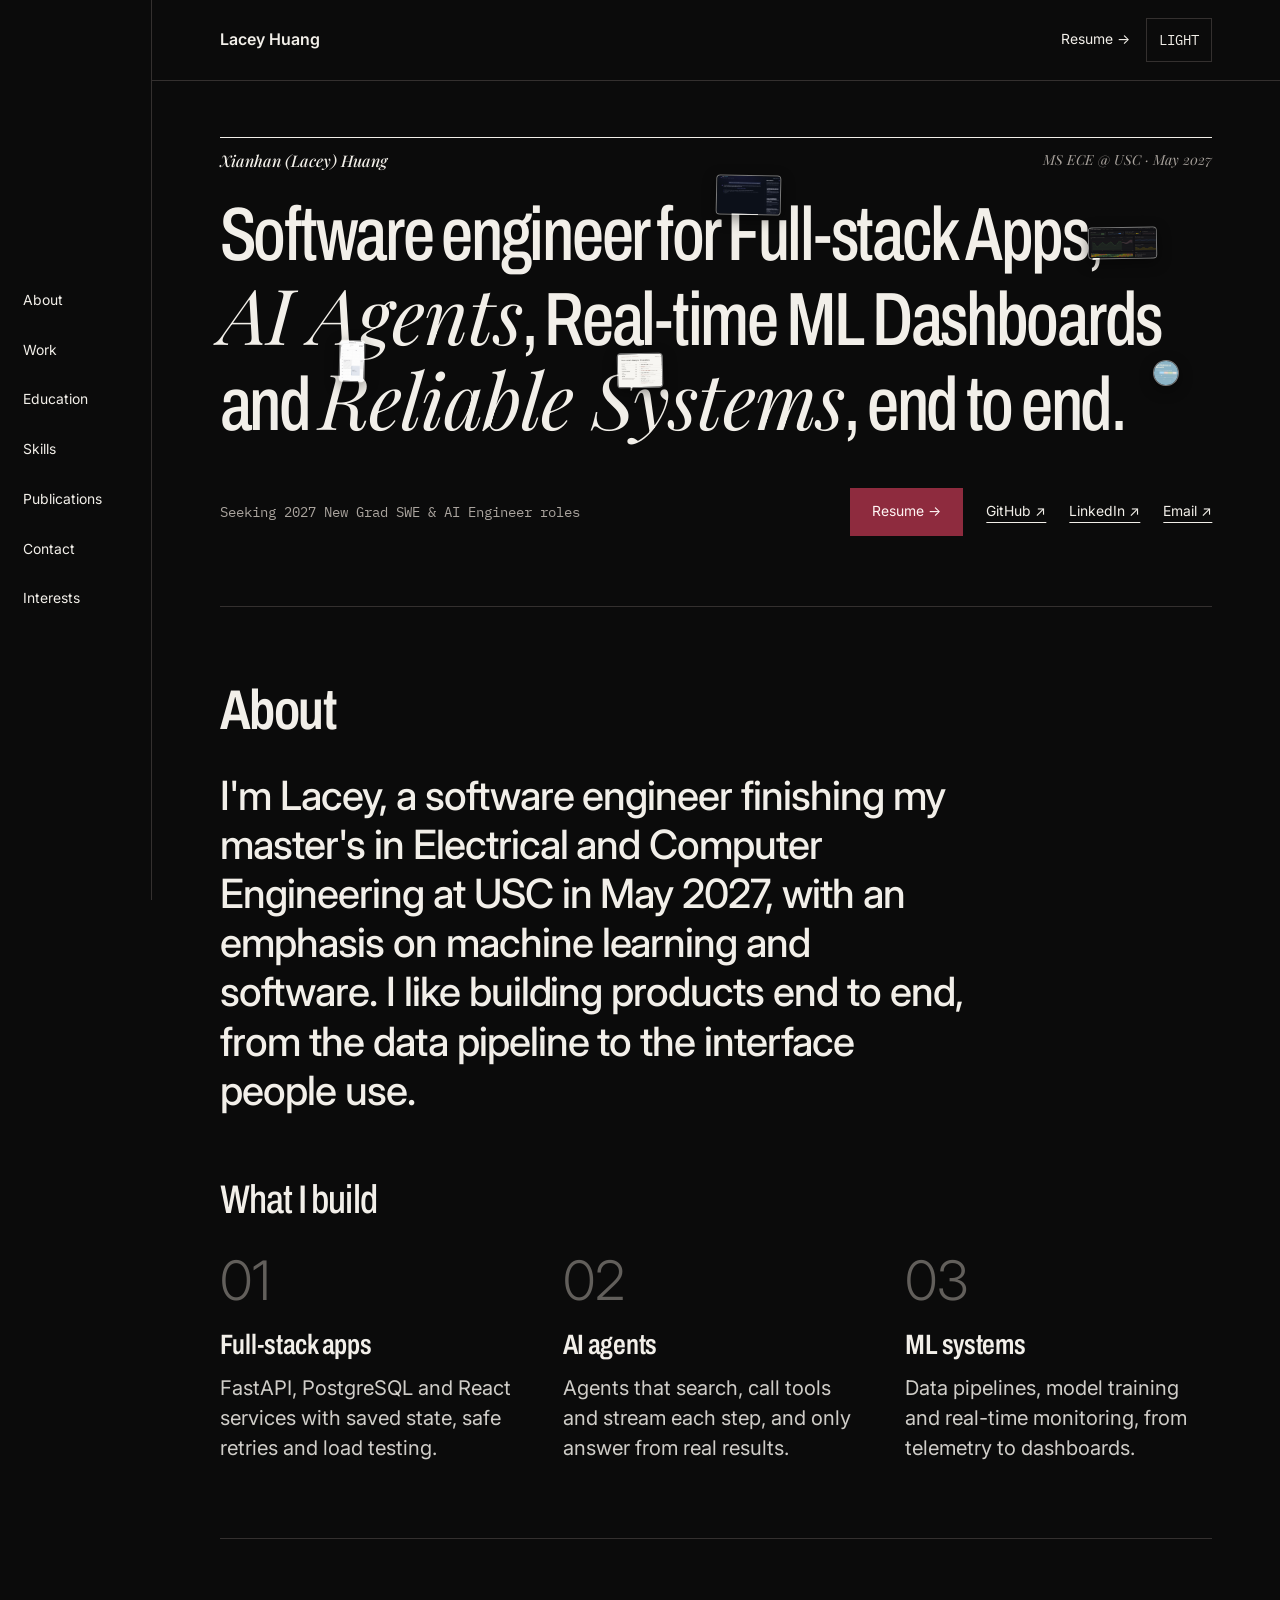
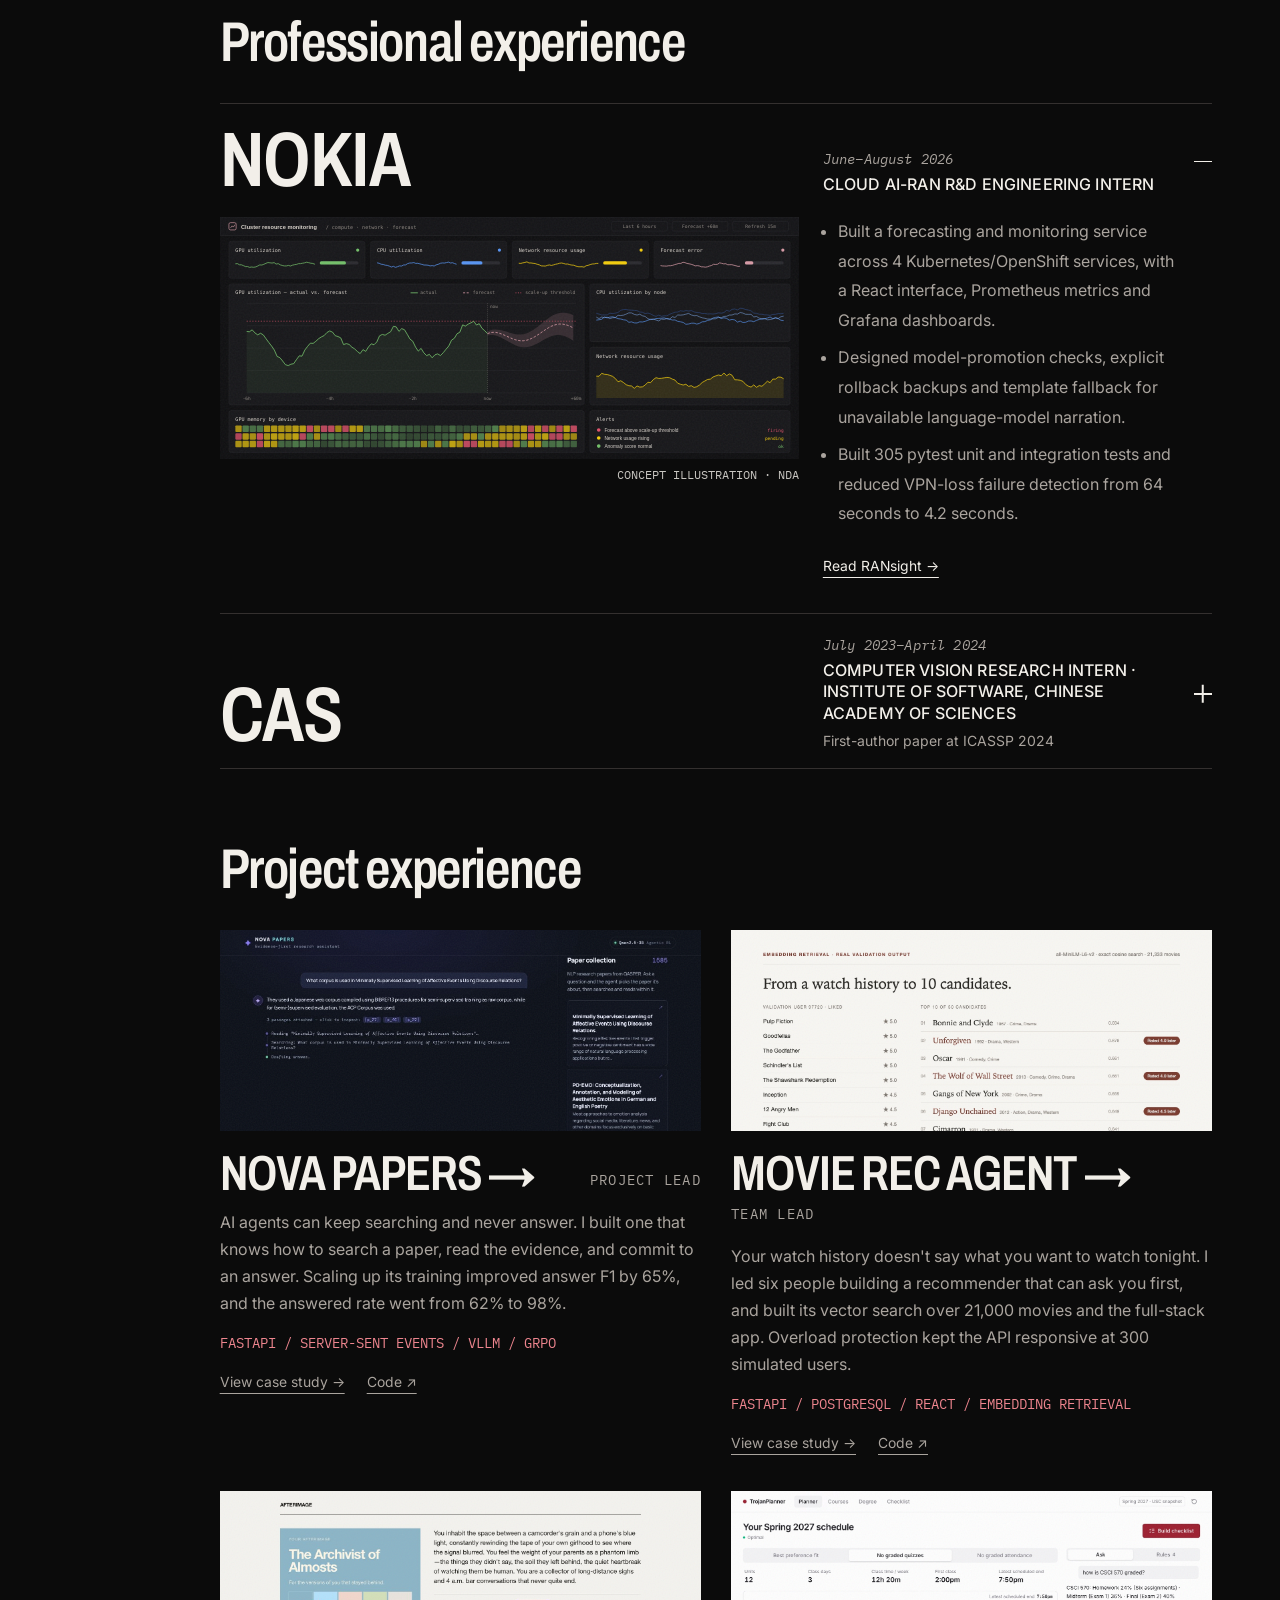
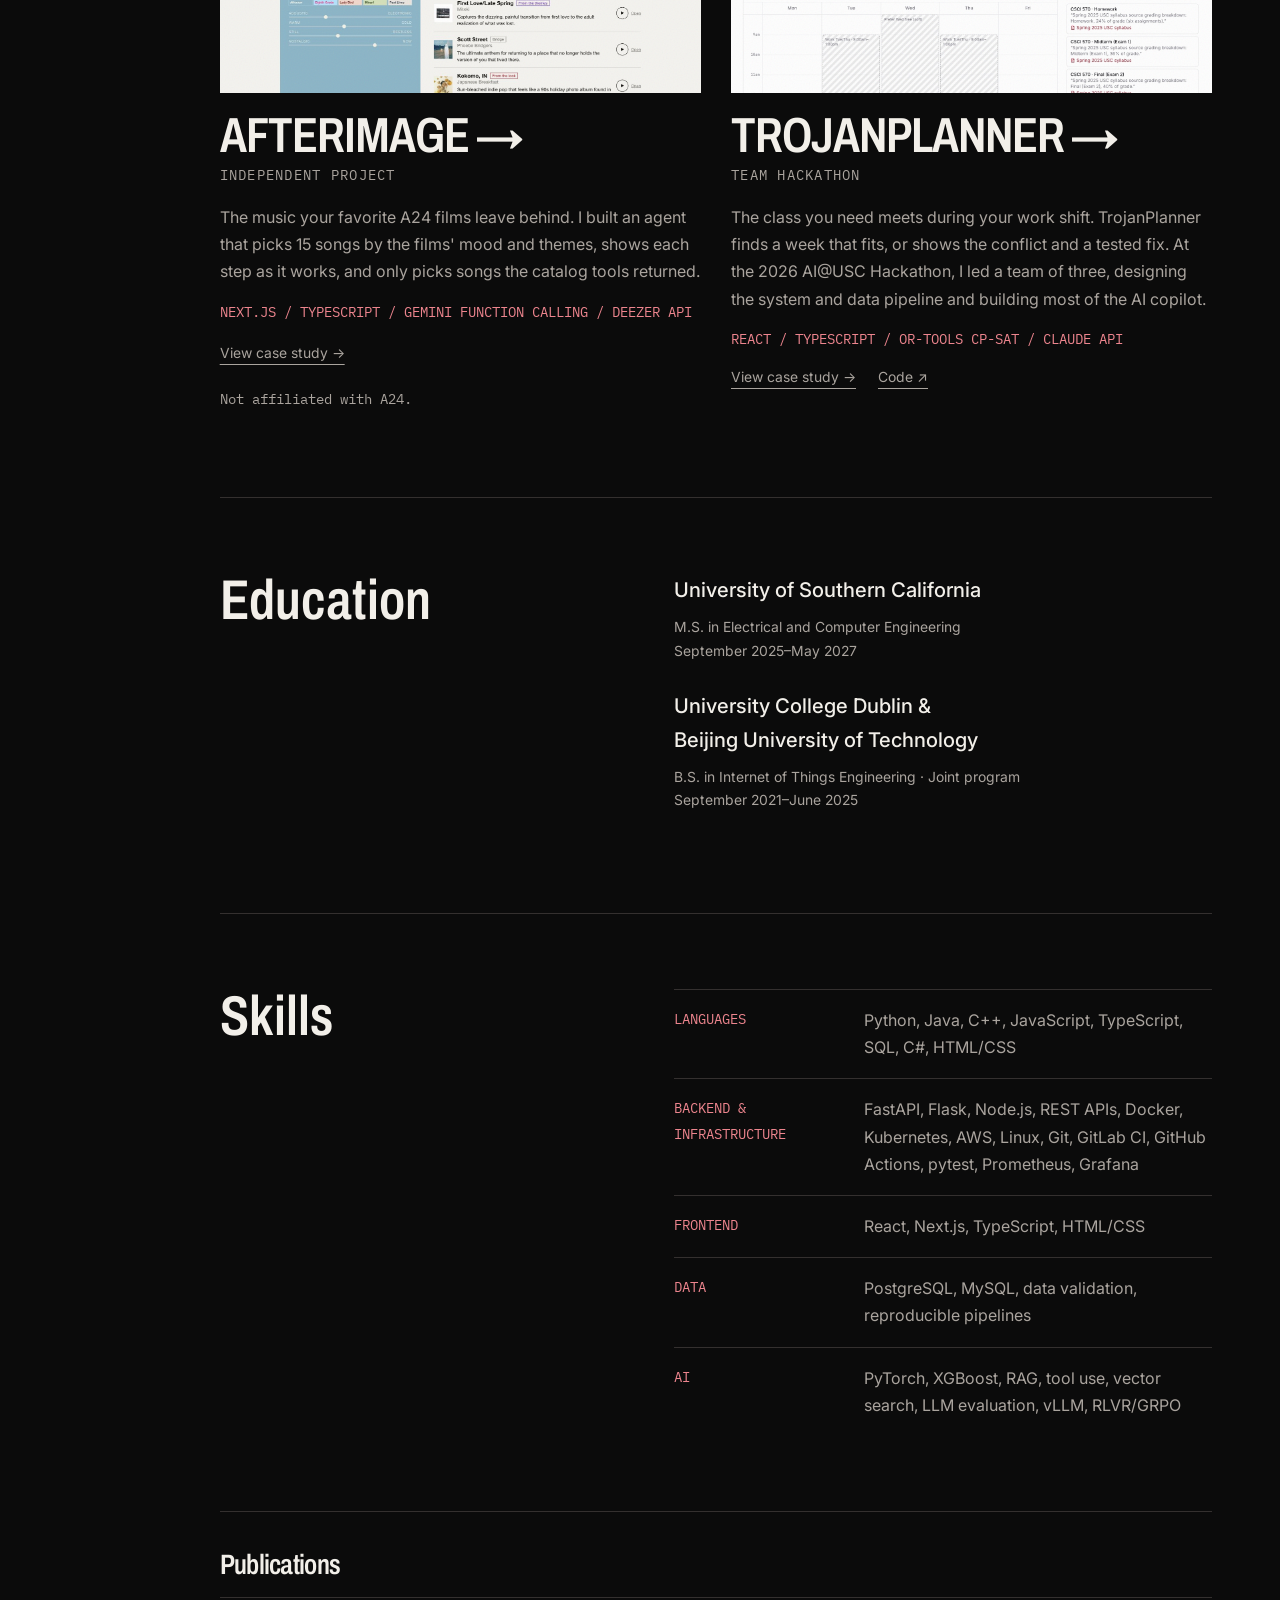
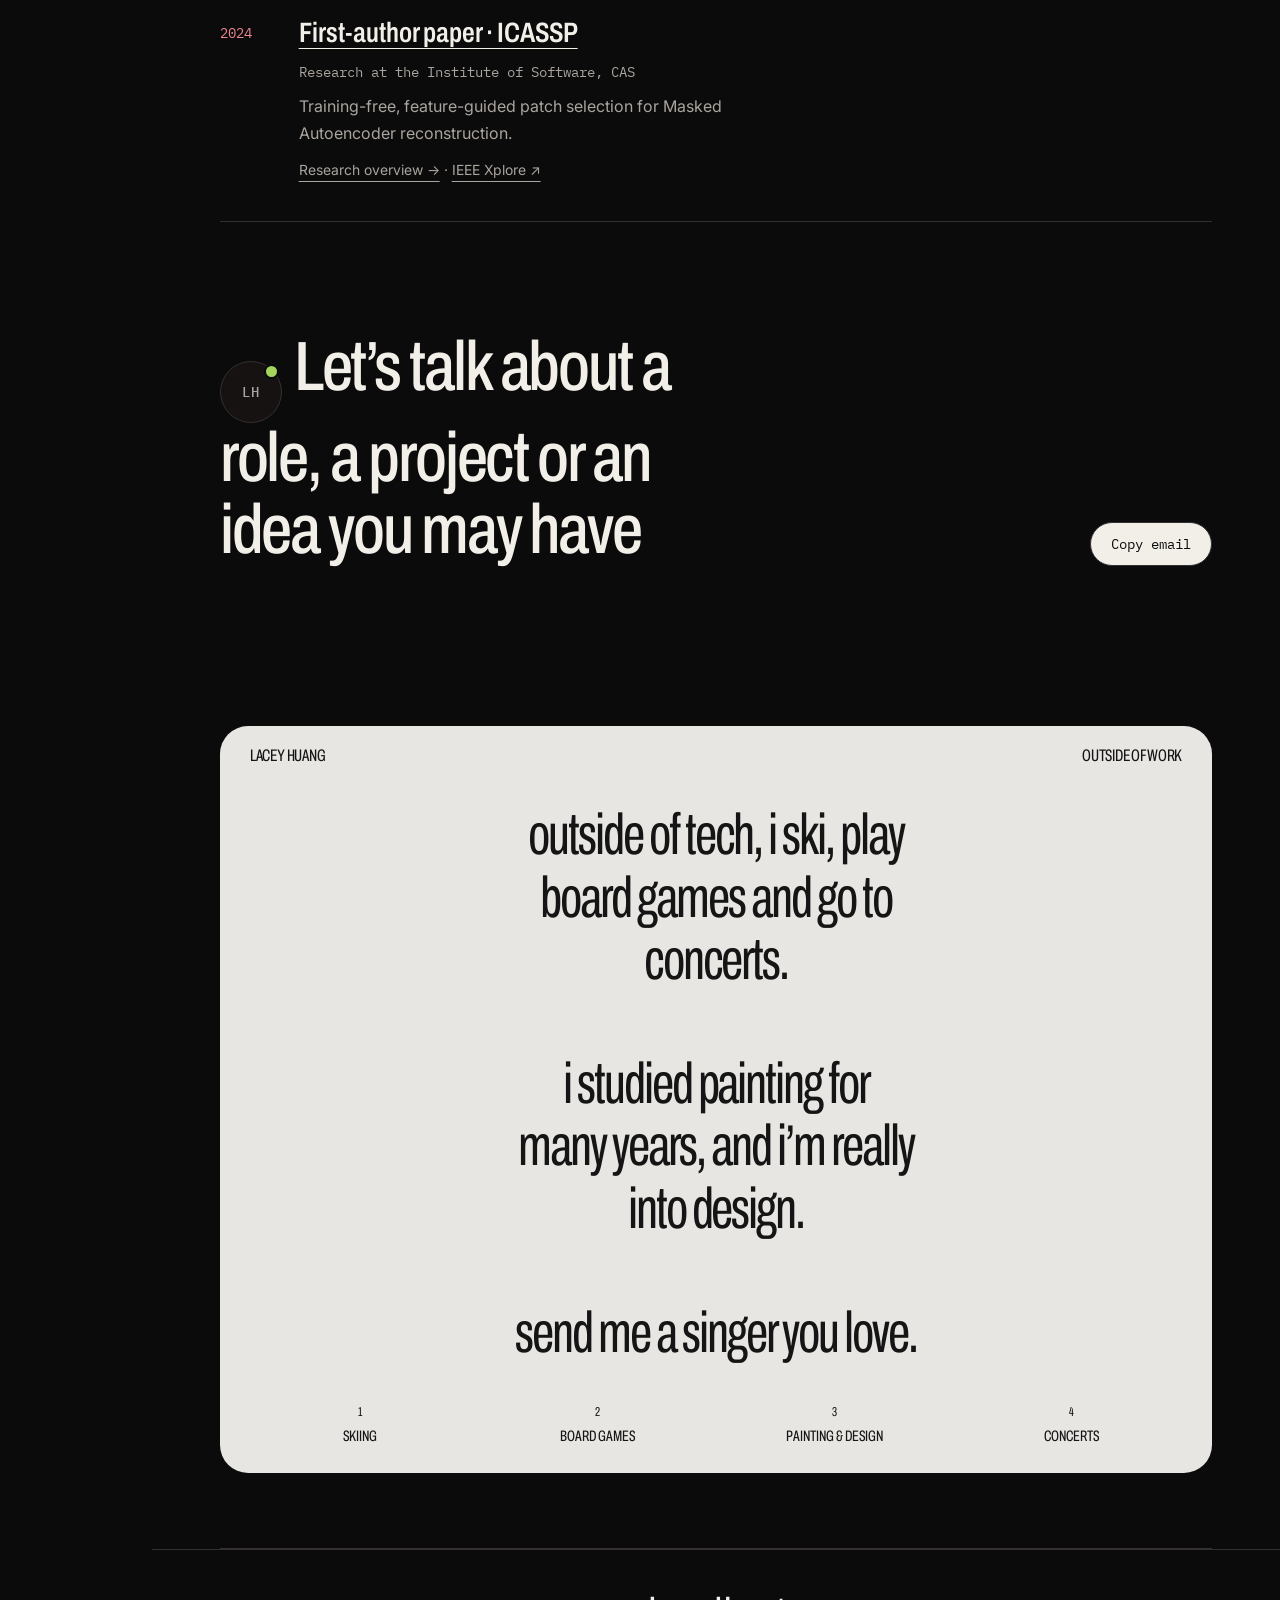
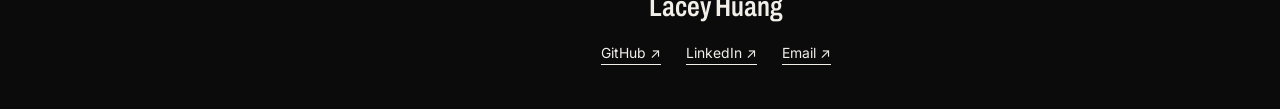
<file: index.html>
<!doctype html>
<html lang="en" data-theme="dark"><head><meta charset="utf-8"><meta name="viewport" content="width=device-width, initial-scale=1"><meta name="robots" content="noindex, nofollow"><title>Xianhan (Lacey) Huang — Software Engineer</title><meta name="description" content="Software engineer building reliable systems, end to end."><link rel="preconnect" href="https://fonts.googleapis.com"><link rel="preconnect" href="https://fonts.gstatic.com" crossorigin><link rel="stylesheet" href="styles.css?v=5069272f0d"><script defer src="site.config.js?v=62dd7764d3"></script><script defer src="interactions.js?v=6c155c0b4c"></script></head><body><a class="skip" href="#main">Skip to content</a>
    <header class="site-header"><div class="top shell"><a class="brand" href="index.html">Lacey Huang</a><nav class="nav section-nav" aria-label="Page sections"><a data-section="about" href="#about">About</a><a data-section="work" href="#work">Work</a><a data-section="education" href="#education">Education</a><a data-section="skills" href="#skills">Skills</a><a data-section="publications" href="#publications">Publications</a><a data-section="contact" href="#contact">Contact</a><a data-section="interests" href="#interests">Interests</a></nav><div class="nav-tools"><a class="resume-link" href="assets/Xianhan_Huang_resume.pdf" target="_blank" rel="noopener">Resume →</a><button class="theme-toggle" type="button" aria-label="Switch to light theme" aria-pressed="false">Light</button><button class="menu-toggle" type="button" aria-expanded="false" aria-controls="section-menu">Menu</button></div></div><nav id="section-menu" class="nav-panel shell" aria-label="Mobile page sections" hidden><a data-section="about" href="#about">About</a><a data-section="work" href="#work">Work</a><a data-section="education" href="#education">Education</a><a data-section="skills" href="#skills">Skills</a><a data-section="publications" href="#publications">Publications</a><a data-section="contact" href="#contact">Contact</a><a data-section="interests" href="#interests">Interests</a></nav></header><main id="main" class="shell">
<section class="hero ed-hero" aria-labelledby="name"><p class="ed-label"><span id="name">Xianhan (Lacey) Huang</span><span>MS ECE @ USC · May 2027</span></p><div class="ed-stage float"><h1 class="ed-statement">Software engineer for Full&#8209;stack Apps, <em>AI Agents</em>, Real&#8209;time ML Dashboards and <em>Reliable Systems</em>, end to end.</h1><a class="ed-float st2" href="nova-papers.html"><img src="assets/screens/N0-answer-cover-v2.jpg" alt="Nova Papers" loading="eager"></a><a class="ed-float st3" href="nokia-cloud-ai-ran.html"><img src="assets/monitoring-dashboard-cover.svg" alt="RANsight concept dashboard" loading="eager"></a><a class="ed-float st6 dot" href="afterimage.html"><img src="assets/screens/S4-share-card.jpg" alt="Afterimage share card" loading="eager"></a><a class="ed-float st4" href="movie-rec-agent.html"><img src="assets/screens/M3-retrieval-example.jpg" alt="Movie Rec Agent" loading="eager"></a><a class="ed-float st5 tall" href="trojanplanner.html"><img src="assets/screens/T2-schedule.jpg" alt="TrojanPlanner" loading="eager"></a></div><div class="ed-foot"><p class="availability">Seeking 2027 New Grad SWE &amp; AI Engineer roles</p><div class="actions"><a class="primary" href="assets/Xianhan_Huang_resume.pdf" target="_blank" rel="noopener">Resume →</a><a data-link="github">GitHub ↗</a><a data-link="linkedin">LinkedIn ↗</a><a data-link="email">Email ↗</a></div></div></section>
<section class="section about-sec" id="about"><div class="section-top"><h2>About</h2></div><p class="about-statement">I&#x27;m Lacey, a software engineer finishing my master&#x27;s in Electrical and Computer Engineering at USC in May 2027, with an emphasis on machine learning and software. I like building products end to end, from the data pipeline to the interface people use.</p><h2 class="do-title">What I build</h2><div class="do-grid"><div class="do-item"><span class="do-num">01</span><h3>Full-stack apps</h3><p>FastAPI, PostgreSQL and React services with saved state, safe retries and load testing.</p></div><div class="do-item"><span class="do-num">02</span><h3>AI agents</h3><p>Agents that search, call tools and stream each step, and only answer from real results.</p></div><div class="do-item"><span class="do-num">03</span><h3>ML systems</h3><p>Data pipelines, model training and real-time monitoring, from telemetry to dashboards.</p></div></div></section><section class="section" id="work" aria-labelledby="work-heading"><div class="section-top"><h2 id="work-heading">Professional experience</h2></div><div class="xp-list">
<details class="xp-row" open><summary><span class="xp-name">Nokia</span><span class="xp-role"><time>June–August 2026</time>Cloud AI-RAN R&amp;D Engineering Intern</span><span class="xp-plus" aria-hidden="true"></span></summary><div class="xp-body"><a class="art-link nokia-cover" href="nokia-cloud-ai-ran.html" aria-label="Read about RANsight at Nokia"><div class="art art-shot art-nokia"><img src="assets/monitoring-dashboard-cover.svg" width="1434" height="600" loading="lazy" alt="Illustrative monitoring dashboard with synthetic data: GPU, CPU and network resource panels, a forecast band, a scale-up threshold and alerts"></div></a><div class="xp-text prose"><ul><li>Built a forecasting and monitoring service across 4 Kubernetes/OpenShift services, with a React interface, Prometheus metrics and Grafana dashboards.</li><li>Designed model-promotion checks, explicit rollback backups and template fallback for unavailable language-model narration.</li><li>Built 305 pytest unit and integration tests and reduced VPN-loss failure detection from 64 seconds to 4.2 seconds.</li></ul><a class="text-link" href="nokia-cloud-ai-ran.html">Read RANsight →</a></div></div></details><details class="xp-row"><summary><span class="xp-name">CAS</span><span class="xp-role"><time>July 2023–April 2024</time>Computer Vision Research Intern · Institute of Software, Chinese Academy of Sciences<span class="xp-note">First-author paper at ICASSP 2024</span></span><span class="xp-plus" aria-hidden="true"></span></summary><div class="xp-body"><a class="art-link xp-figure" href="icassp-2024.html" aria-label="Read the ICASSP 2024 research overview"><img src="assets/icassp-architecture.jpg" width="1228" height="563" loading="lazy" alt="MIF architecture: image patches are scored with FFT-based frequency features and spatial entropy, fused, sorted and masked before reconstruction"><span class="xp-cap">MIF architecture · from the ICASSP 2024 paper</span></a><div class="xp-text prose"><ul><li>Developed MIF, a training-free, feature-guided patch selection strategy for Masked Autoencoder image reconstruction.</li><li>Performed reconstruction error analysis using Pandas and NumPy, identifying strong correlations between image texture complexity and reconstruction quality that guided model optimization.</li><li>Published and presented as a first-author paper at ICASSP 2024.</li></ul><a class="text-link" href="icassp-2024.html">Research overview →</a></div></div></details></div><div class="section-top project-top"><h2 id="projects-heading">Project experience</h2></div><div class="work-grid project-grid"><article class="work-featured project-card"><a class="art-link" href="nova-papers.html" aria-label="Read the Nova Papers case study"><div class="art art-shot  art-nova"><img src="assets/screens/N0-answer-cover-v2.jpg" width="1439" height="810" loading="lazy" alt="Nova Papers answering a question about a paper, with clickable source passages and the search trace beside a library of 1,585 NLP papers"></div></a><div class="work-meta"><h3><a href="nova-papers.html">Nova Papers&nbsp;→</a></h3><span class="mono">Project lead</span></div><p class="work-summary">AI agents can keep searching and never answer. I built one that knows how to search a paper, read the evidence, and commit to an answer. Scaling up its training improved answer F1 by 65%, and the answered rate went from 62% to 98%.</p><p class="stack">FastAPI / Server-Sent Events / vLLM / GRPO</p><p class="card-links"><a class="work-copy-link" href="nova-papers.html">View case study →</a><a class="work-copy-link" href="https://github.com/hxhuser2003/nova-papers" target="_blank" rel="noopener">Code ↗</a></p></article><article class="work-featured project-card"><a class="art-link" href="movie-rec-agent.html" aria-label="Read the Movie Rec Agent case study"><div class="art art-shot  art-movie"><img src="assets/screens/M3-retrieval-example.jpg" width="1440" height="860" loading="lazy" alt="Movie Rec Agent: one validation user&#x27;s liked movies and the top 10 movies my retrieval returned, with four marked as rated 4 or higher later"></div></a><div class="work-meta"><h3><a href="movie-rec-agent.html">Movie Rec Agent&nbsp;→</a></h3><span class="mono">Team lead</span></div><p class="work-summary">Your watch history doesn&#x27;t say what you want to watch tonight. I led six people building a recommender that can ask you first, and built its vector search over 21,000 movies and the full-stack app. Overload protection kept the API responsive at 300 simulated users.</p><p class="stack">FastAPI / PostgreSQL / React / Embedding retrieval</p><p class="card-links"><a class="work-copy-link" href="movie-rec-agent.html">View case study →</a><a class="work-copy-link" href="https://github.com/dan778912/movie-rec-agent" target="_blank" rel="noopener">Code ↗</a></p></article><article class="work-featured project-card"><a class="art-link" href="afterimage.html" aria-label="Read the Afterimage case study"><div class="art art-shot  art-score"><img src="assets/screens/S3-results.jpg" width="1440" height="1050" loading="lazy" alt="Afterimage result: a generated taste card beside the first tracks of a fifteen-track playlist, each with a short reason and the signal it came from"></div></a><div class="work-meta"><h3><a href="afterimage.html">Afterimage&nbsp;→</a></h3><span class="mono">Independent project</span></div><p class="work-summary">The music your favorite A24 films leave behind. I built an agent that picks 15 songs by the films&#x27; mood and themes, shows each step as it works, and only picks songs the catalog tools returned.</p><p class="stack">Next.js / TypeScript / Gemini function calling / Deezer API</p><a class="work-copy-link" href="afterimage.html">View case study →</a><p class="disclaimer">Not affiliated with A24.</p></article><article class="work-featured project-card"><a class="art-link" href="trojanplanner.html" aria-label="Read the TrojanPlanner case study"><div class="art art-shot  art-trojan"><img src="assets/screens/T1-planner.jpg" width="1440" height="1262" loading="lazy" alt="TrojanPlanner: a weekly class schedule with work blocks beside a copilot answering a grading question with syllabus sources"></div></a><div class="work-meta"><h3><a href="trojanplanner.html">TrojanPlanner&nbsp;→</a></h3><span class="mono">Team hackathon</span></div><p class="work-summary">The class you need meets during your work shift. TrojanPlanner finds a week that fits, or shows the conflict and a tested fix. At the 2026 AI@USC Hackathon, I led a team of three, designing the system and data pipeline and building most of the AI copilot.</p><p class="stack">React / TypeScript / OR-Tools CP-SAT / Claude API</p><p class="card-links"><a class="work-copy-link" href="trojanplanner.html">View case study →</a><a class="work-copy-link" href="https://github.com/hxhuser2003/trojanplanner" target="_blank" rel="noopener">Code ↗</a></p></article></div></section><section class="section two-col" id="education"><h2>Education</h2><div><article class="education-item"><h3>University of Southern California</h3><p>M.S. in Electrical and Computer Engineering</p><p>September 2025–May 2027</p></article><article class="education-item"><h3>University College Dublin &amp;<br>Beijing University of Technology</h3><p>B.S. in Internet of Things Engineering · Joint program</p><p>September 2021–June 2025</p></article></div></section><section class="section two-col" id="skills"><h2>Skills</h2><div><div class="skill-row"><h3>Languages</h3><p>Python, Java, C++, JavaScript, TypeScript, SQL, C#, HTML/CSS</p></div><div class="skill-row"><h3>Backend &amp; Infrastructure</h3><p>FastAPI, Flask, Node.js, REST APIs, Docker, Kubernetes, AWS, Linux, Git, GitLab CI, GitHub Actions, pytest, Prometheus, Grafana</p></div><div class="skill-row"><h3>Frontend</h3><p>React, Next.js, TypeScript, HTML/CSS</p></div><div class="skill-row"><h3>Data</h3><p>PostgreSQL, MySQL, data validation, reproducible pipelines</p></div><div class="skill-row"><h3>AI</h3><p>PyTorch, XGBoost, RAG, tool use, vector search, LLM evaluation, vLLM, RLVR/GRPO</p></div></div></section><section class="section secondary-publications" id="publications"><div class="section-top"><h2>Publications</h2></div><div class="publication"><span class="year">2024</span><div><h3><a href="icassp-2024.html">First-author paper · ICASSP</a></h3><p class="pub-org">Research at the Institute of Software, CAS</p><p>Training-free, feature-guided patch selection for Masked Autoencoder reconstruction.</p><p class="publication-links"><a href="icassp-2024.html">Research overview →</a> · <a data-link="paper">IEEE Xplore ↗</a></p></div></div></section><section class="contact talk" id="contact"><div class="talk-row"><h2><span class="talk-avatar" aria-hidden="true"><span>LH</span></span>Let’s talk about a role, a project or an idea you may have</h2><div class="email-actions"><button class="copy-email talk-btn" type="button">Copy email</button></div></div><div class="copy-status" role="status" aria-live="polite"></div></section><section class="section interests" id="interests" aria-labelledby="interests-title"><h2 id="interests-title" class="visually-hidden">Outside of work</h2><div class="brat-card"><div class="brat-bar" aria-hidden="true"><span>lacey huang</span><span>outside of work</span></div><p class="brat-text">outside of tech, i ski, play board games and go to concerts.<br><br>i studied painting for many years, and i&#8217;m really into design.<br><br>send me a singer you love.</p><ol class="brat-index"><li><span>1</span>skiing</li><li><span>2</span>board games</li><li><span>3</span>painting &amp; design</li><li><span>4</span>concerts</li></ol></div></section></main><footer class="footer shell"><p class="footer-name">Lacey Huang</p><div class="footer-links"><a data-link="github">GitHub ↗</a><a data-link="linkedin">LinkedIn ↗</a><a data-link="email">Email ↗</a></div></footer></body></html>
</file>
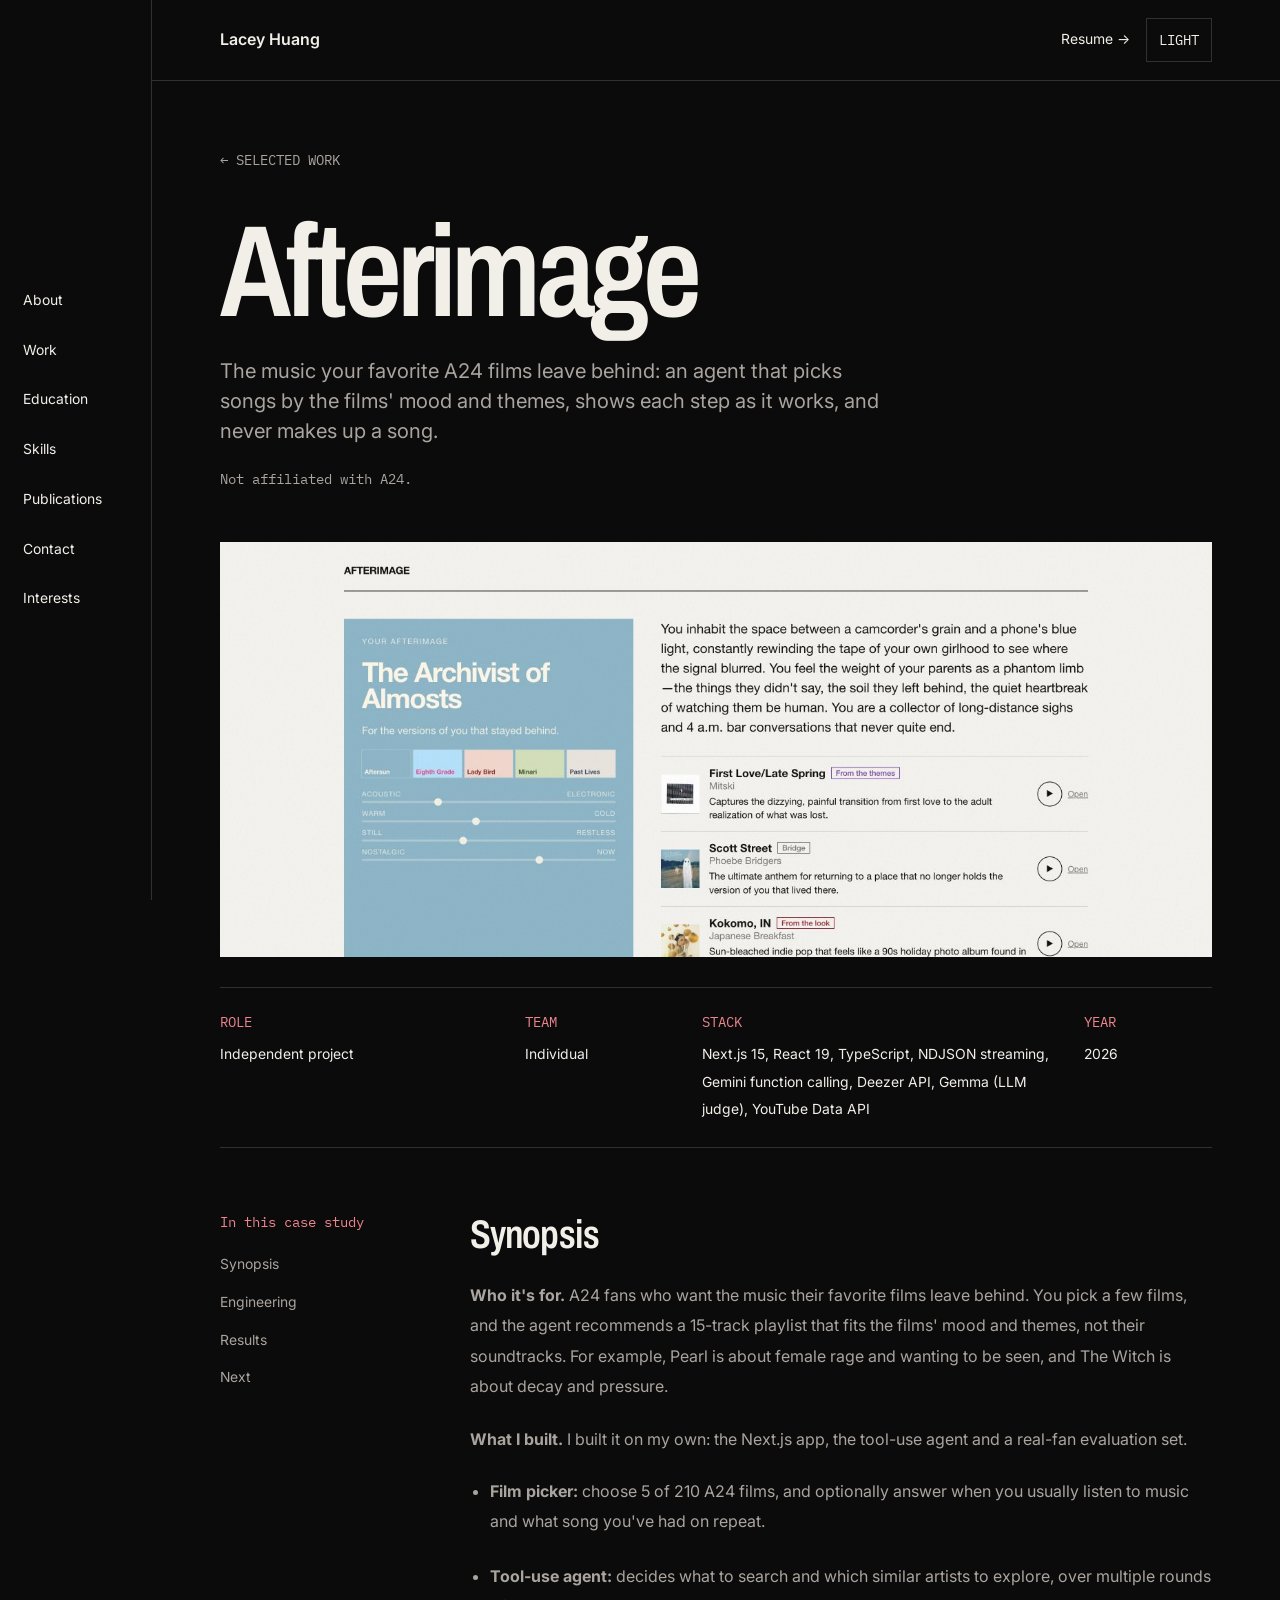
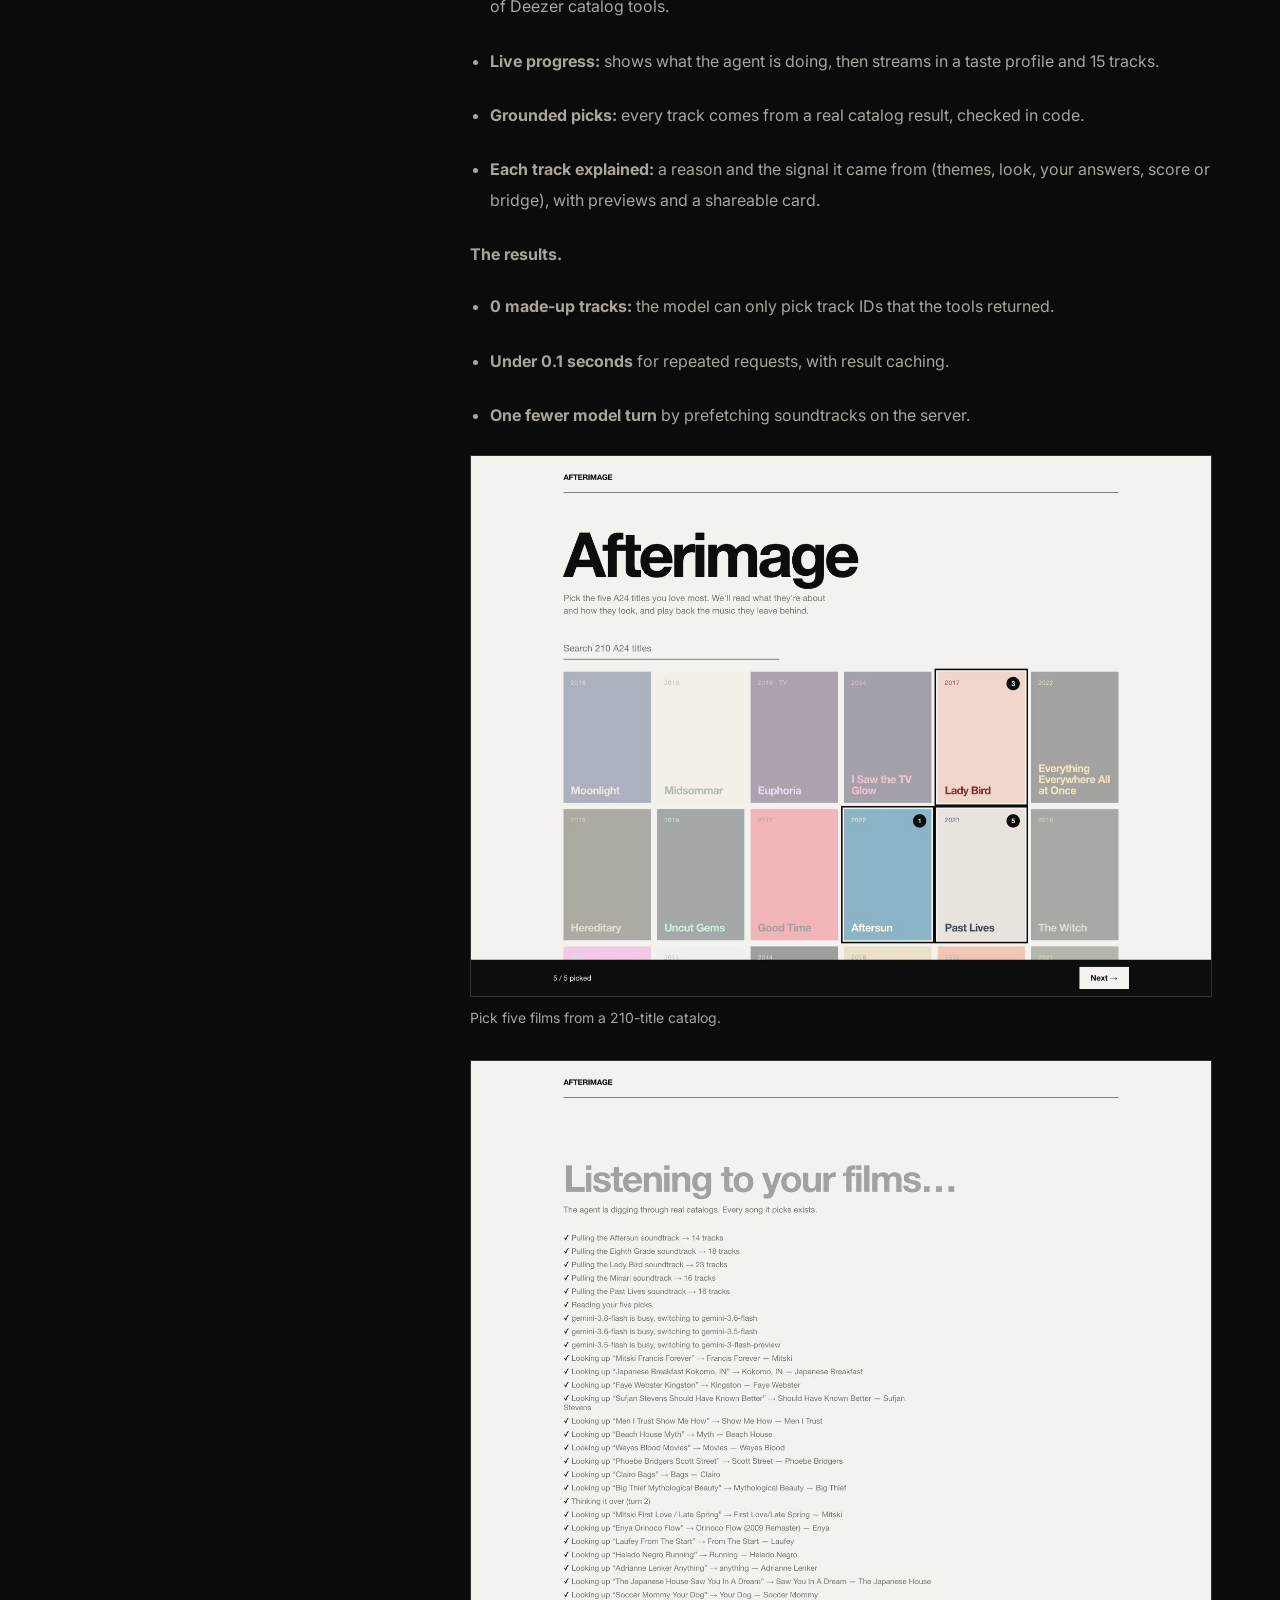
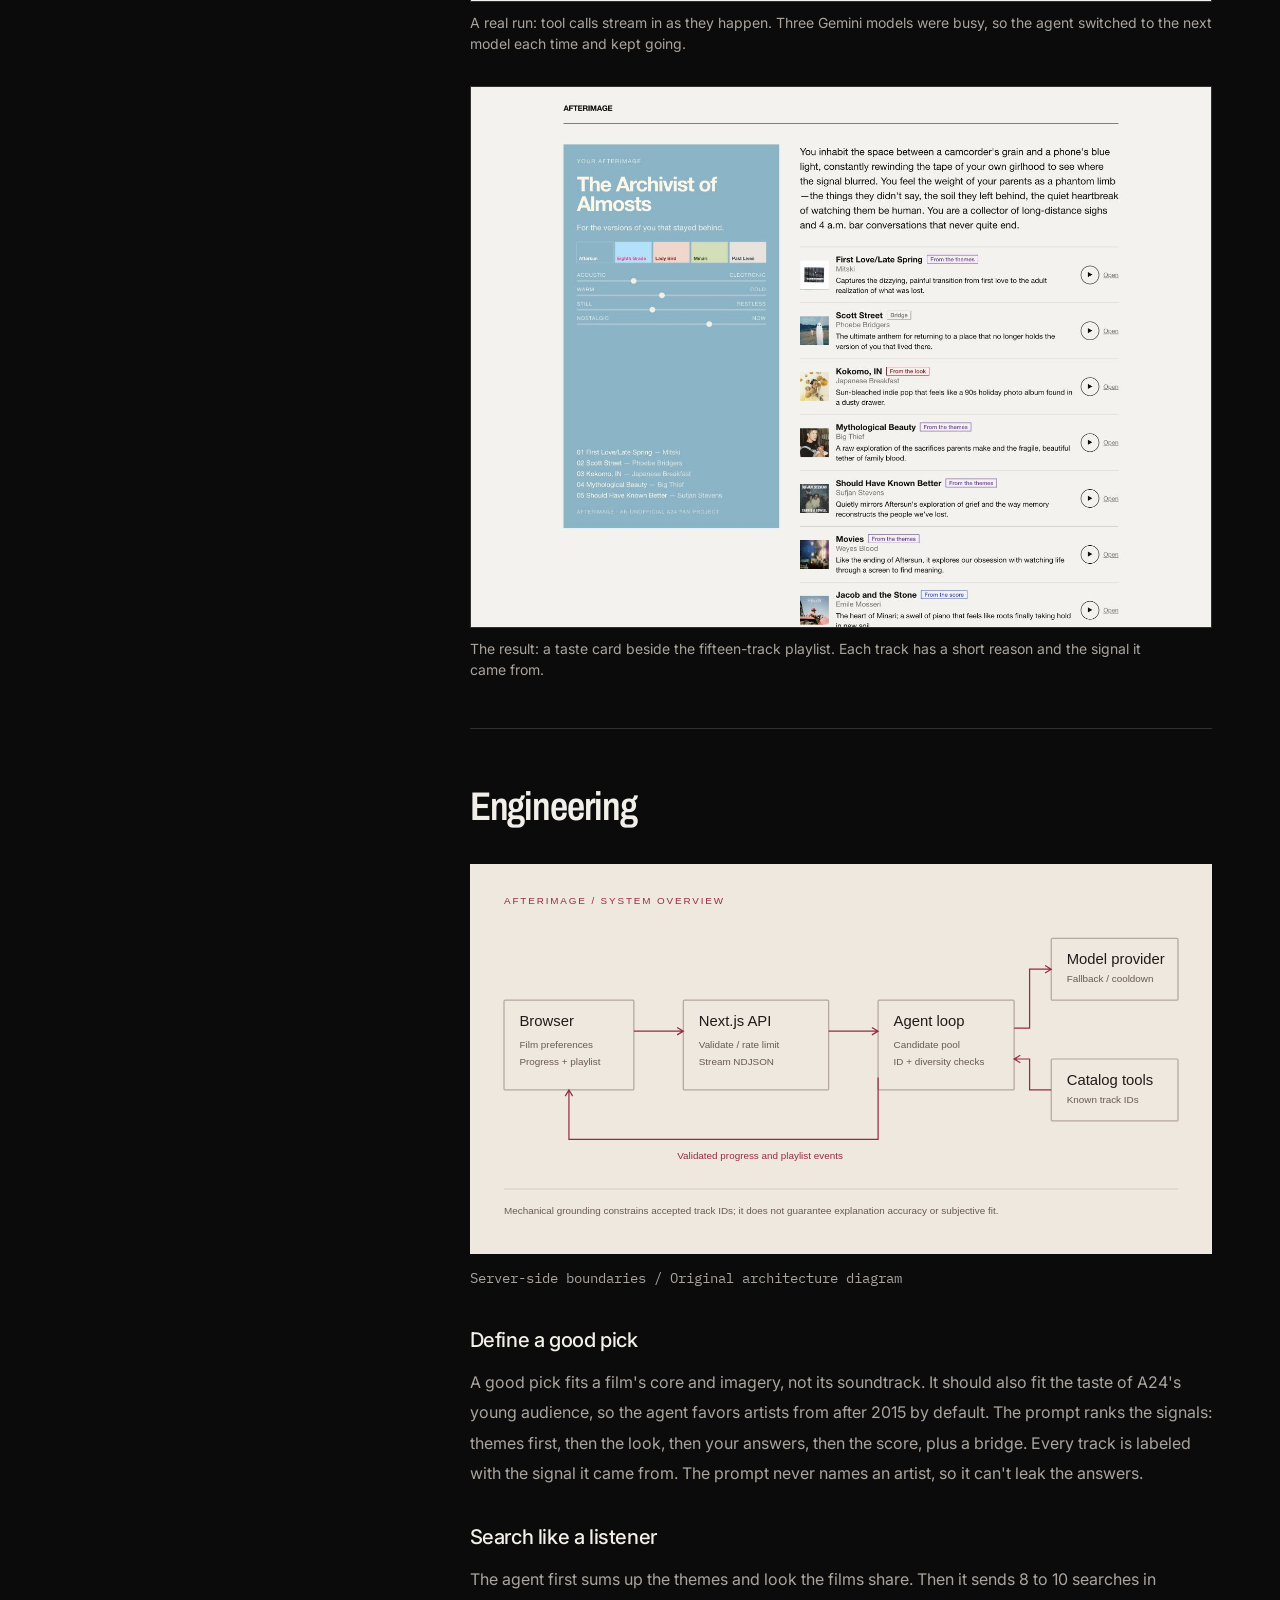
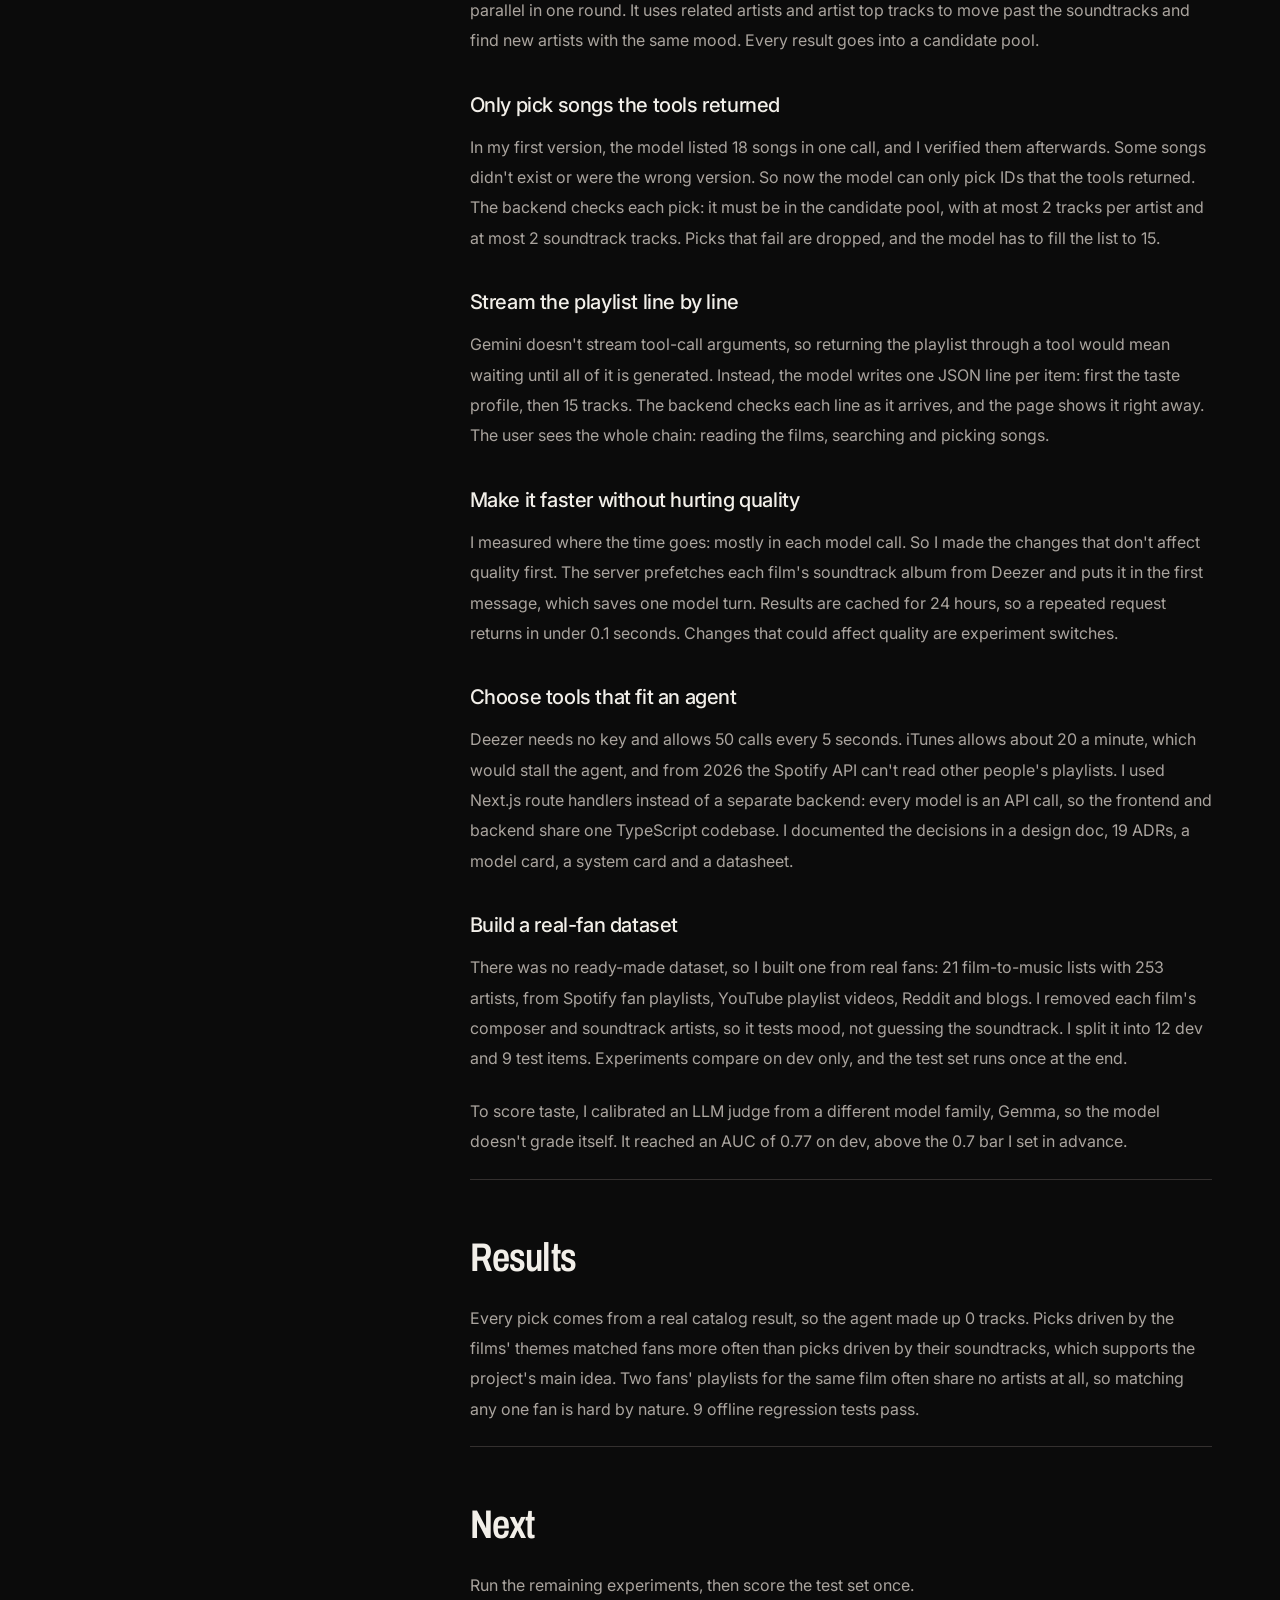
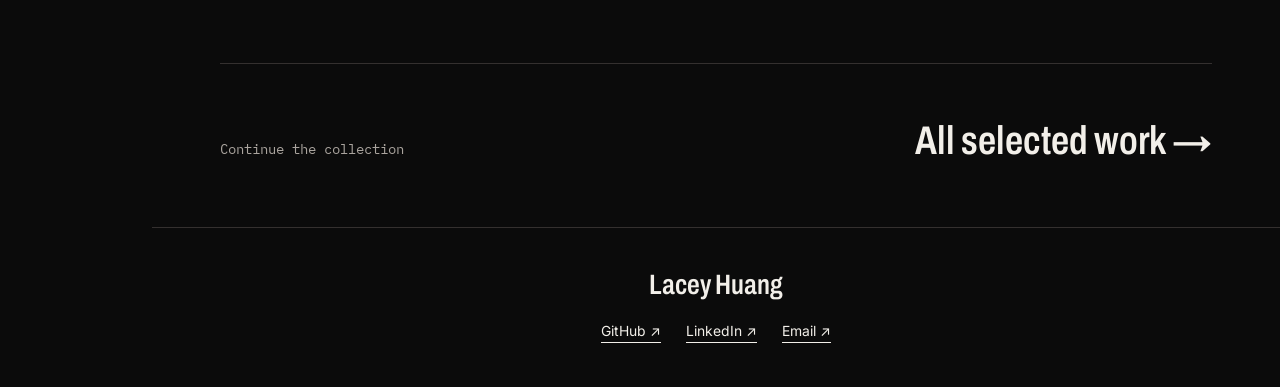
<file: afterimage.html>
<!doctype html>
<html lang="en" data-theme="dark"><head><meta charset="utf-8"><meta name="viewport" content="width=device-width, initial-scale=1"><meta name="robots" content="noindex, nofollow"><title>Afterimage — Xianhan (Lacey) Huang</title><meta name="description" content="The music your favorite A24 films leave behind: an agent that picks songs by the films&#x27; mood and themes, shows each step as it works, and never makes up a song."><link rel="preconnect" href="https://fonts.googleapis.com"><link rel="preconnect" href="https://fonts.gstatic.com" crossorigin><link rel="stylesheet" href="styles.css?v=5069272f0d"><script defer src="site.config.js?v=62dd7764d3"></script><script defer src="interactions.js?v=6c155c0b4c"></script></head><body><a class="skip" href="#main">Skip to content</a>
    <header class="site-header"><div class="top shell"><a class="brand" href="index.html">Lacey Huang</a><nav class="nav section-nav" aria-label="Page sections"><a data-section="about" href="index.html#about">About</a><a data-section="work" href="index.html#work">Work</a><a data-section="education" href="index.html#education">Education</a><a data-section="skills" href="index.html#skills">Skills</a><a data-section="publications" href="index.html#publications">Publications</a><a data-section="contact" href="index.html#contact">Contact</a><a data-section="interests" href="index.html#interests">Interests</a></nav><div class="nav-tools"><a class="resume-link" href="assets/Xianhan_Huang_resume.pdf" target="_blank" rel="noopener">Resume →</a><button class="theme-toggle" type="button" aria-label="Switch to light theme" aria-pressed="false">Light</button><button class="menu-toggle" type="button" aria-expanded="false" aria-controls="section-menu">Menu</button></div></div><nav id="section-menu" class="nav-panel shell" aria-label="Mobile page sections" hidden><a data-section="about" href="index.html#about">About</a><a data-section="work" href="index.html#work">Work</a><a data-section="education" href="index.html#education">Education</a><a data-section="skills" href="index.html#skills">Skills</a><a data-section="publications" href="index.html#publications">Publications</a><a data-section="contact" href="index.html#contact">Contact</a><a data-section="interests" href="index.html#interests">Interests</a></nav></header><main id="main" class="shell"><section class="case-top"><a class="back" href="index.html#work">← Selected work</a><h1>Afterimage</h1><p class="case-deck">The music your favorite A24 films leave behind: an agent that picks songs by the films&#x27; mood and themes, shows each step as it works, and never makes up a song.</p><p class="disclaimer">Not affiliated with A24.</p></section><div class="art art-shot  art-score"><img src="assets/screens/S3-results.jpg" width="1440" height="1050" fetchpriority="high" alt="Afterimage result: a generated taste card beside the first tracks of a fifteen-track playlist, each with a short reason and the signal it came from"></div><div class="credits"><div><span class="credit-label">Role</span><span class="credit-value">Independent project</span></div><div><span class="credit-label">Team</span><span class="credit-value">Individual</span></div><div><span class="credit-label">Stack</span><span class="credit-value">Next.js 15, React 19, TypeScript, NDJSON streaming, Gemini function calling, Deezer API, Gemma (LLM judge), YouTube Data API</span></div><div><span class="credit-label">Year</span><span class="credit-value">2026</span></div></div><div class="article-layout"><aside class="article-index" aria-label="Case study contents"><p>In this case study</p><a href="#synopsis">Synopsis</a><a href="#engineering">Engineering</a><a href="#results">Results</a><a href="#next">Next</a></aside><article class="case-copy"><h2 id="synopsis">Synopsis</h2>
<p><strong>Who it&#x27;s for.</strong> A24 fans who want the music their favorite films leave behind. You pick a few films, and the agent recommends a 15-track playlist that fits the films&#x27; mood and themes, not their soundtracks. For example, Pearl is about female rage and wanting to be seen, and The Witch is about decay and pressure.</p>
<p><strong>What I built.</strong> I built it on my own: the Next.js app, the tool-use agent and a real-fan evaluation set.</p>
<ul><li><strong>Film picker:</strong> choose 5 of 210 A24 films, and optionally answer when you usually listen to music and what song you&#x27;ve had on repeat.</li><li><strong>Tool-use agent:</strong> decides what to search and which similar artists to explore, over multiple rounds of Deezer catalog tools.</li><li><strong>Live progress:</strong> shows what the agent is doing, then streams in a taste profile and 15 tracks.</li><li><strong>Grounded picks:</strong> every track comes from a real catalog result, checked in code.</li><li><strong>Each track explained:</strong> a reason and the signal it came from (themes, look, your answers, score or bridge), with previews and a shareable card.</li></ul>
<p><strong>The results.</strong></p>
<ul><li><strong>0 made-up tracks:</strong> the model can only pick track IDs that the tools returned.</li><li><strong>Under 0.1 seconds</strong> for repeated requests, with result caching.</li><li><strong>One fewer model turn</strong> by prefetching soundtracks on the server.</li></ul>
<div class="shots"><figure class="shot"><img src="assets/screens/S1-selection.jpg" width="1440" height="1050" loading="lazy" alt="Film picker with five A24 titles selected from a searchable grid of 210 titles"><figcaption>Pick five films from a 210-title catalog.</figcaption></figure><figure class="shot"><img src="assets/screens/S2-generation.jpg" width="1440" height="1050" loading="lazy" alt="Progress list of soundtrack pulls, three model switches and individual catalog lookups"><figcaption>A real run: tool calls stream in as they happen. Three Gemini models were busy, so the agent switched to the next model each time and kept going.</figcaption></figure><figure class="shot"><img src="assets/screens/S3-results.jpg" width="1440" height="1050" loading="lazy" alt="Afterimage result: a generated taste card beside the first tracks of a fifteen-track playlist, each with a short reason"><figcaption>The result: a taste card beside the fifteen-track playlist. Each track has a short reason and the signal it came from.</figcaption></figure></div><h2 id="engineering">Engineering</h2><figure class="architecture"><img src="assets/score-of-you-architecture.svg" width="1200" height="630" alt="Browser, Next.js API and agent loop, with provider fallback, catalog tools and server-side output validation"><figcaption>Server-side boundaries / Original architecture diagram</figcaption></figure>
<h3 id="define-a-good-pick">Define a good pick</h3>
<p>A good pick fits a film&#x27;s core and imagery, not its soundtrack. It should also fit the taste of A24&#x27;s young audience, so the agent favors artists from after 2015 by default. The prompt ranks the signals: themes first, then the look, then your answers, then the score, plus a bridge. Every track is labeled with the signal it came from. The prompt never names an artist, so it can&#x27;t leak the answers.</p>
<h3 id="search-like-a-listener">Search like a listener</h3>
<p>The agent first sums up the themes and look the films share. Then it sends 8 to 10 searches in parallel in one round. It uses related artists and artist top tracks to move past the soundtracks and find new artists with the same mood. Every result goes into a candidate pool.</p>
<h3 id="only-pick-songs-the-tools-returned">Only pick songs the tools returned</h3>
<p>In my first version, the model listed 18 songs in one call, and I verified them afterwards. Some songs didn&#x27;t exist or were the wrong version. So now the model can only pick IDs that the tools returned. The backend checks each pick: it must be in the candidate pool, with at most 2 tracks per artist and at most 2 soundtrack tracks. Picks that fail are dropped, and the model has to fill the list to 15.</p>
<h3 id="stream-the-playlist-line-by-line">Stream the playlist line by line</h3>
<p>Gemini doesn&#x27;t stream tool-call arguments, so returning the playlist through a tool would mean waiting until all of it is generated. Instead, the model writes one JSON line per item: first the taste profile, then 15 tracks. The backend checks each line as it arrives, and the page shows it right away. The user sees the whole chain: reading the films, searching and picking songs.</p>
<h3 id="make-it-faster-without-hurting-quality">Make it faster without hurting quality</h3>
<p>I measured where the time goes: mostly in each model call. So I made the changes that don&#x27;t affect quality first. The server prefetches each film&#x27;s soundtrack album from Deezer and puts it in the first message, which saves one model turn. Results are cached for 24 hours, so a repeated request returns in under 0.1 seconds. Changes that could affect quality are experiment switches.</p>
<h3 id="choose-tools-that-fit-an-agent">Choose tools that fit an agent</h3>
<p>Deezer needs no key and allows 50 calls every 5 seconds. iTunes allows about 20 a minute, which would stall the agent, and from 2026 the Spotify API can&#x27;t read other people&#x27;s playlists. I used Next.js route handlers instead of a separate backend: every model is an API call, so the frontend and backend share one TypeScript codebase. I documented the decisions in a design doc, 19 ADRs, a model card, a system card and a datasheet.</p>
<h3 id="build-a-real-fan-dataset">Build a real-fan dataset</h3>
<p>There was no ready-made dataset, so I built one from real fans: 21 film-to-music lists with 253 artists, from Spotify fan playlists, YouTube playlist videos, Reddit and blogs. I removed each film&#x27;s composer and soundtrack artists, so it tests mood, not guessing the soundtrack. I split it into 12 dev and 9 test items. Experiments compare on dev only, and the test set runs once at the end.</p>
<p>To score taste, I calibrated an LLM judge from a different model family, Gemma, so the model doesn&#x27;t grade itself. It reached an AUC of 0.77 on dev, above the 0.7 bar I set in advance.</p>
<h2 id="results">Results</h2>
<p>Every pick comes from a real catalog result, so the agent made up 0 tracks. Picks driven by the films&#x27; themes matched fans more often than picks driven by their soundtracks, which supports the project&#x27;s main idea. Two fans&#x27; playlists for the same film often share no artists at all, so matching any one fan is hard by nature. 9 offline regression tests pass.</p>
<h2 id="next">Next</h2>
<p>Run the remaining experiments, then score the test set once.</p></article></div><div class="next-work"><p>Continue the collection</p><a href="index.html#work">All selected work →</a></div></main><footer class="footer shell"><p class="footer-name">Lacey Huang</p><div class="footer-links"><a data-link="github">GitHub ↗</a><a data-link="linkedin">LinkedIn ↗</a><a data-link="email">Email ↗</a></div></footer></body></html>
</file>
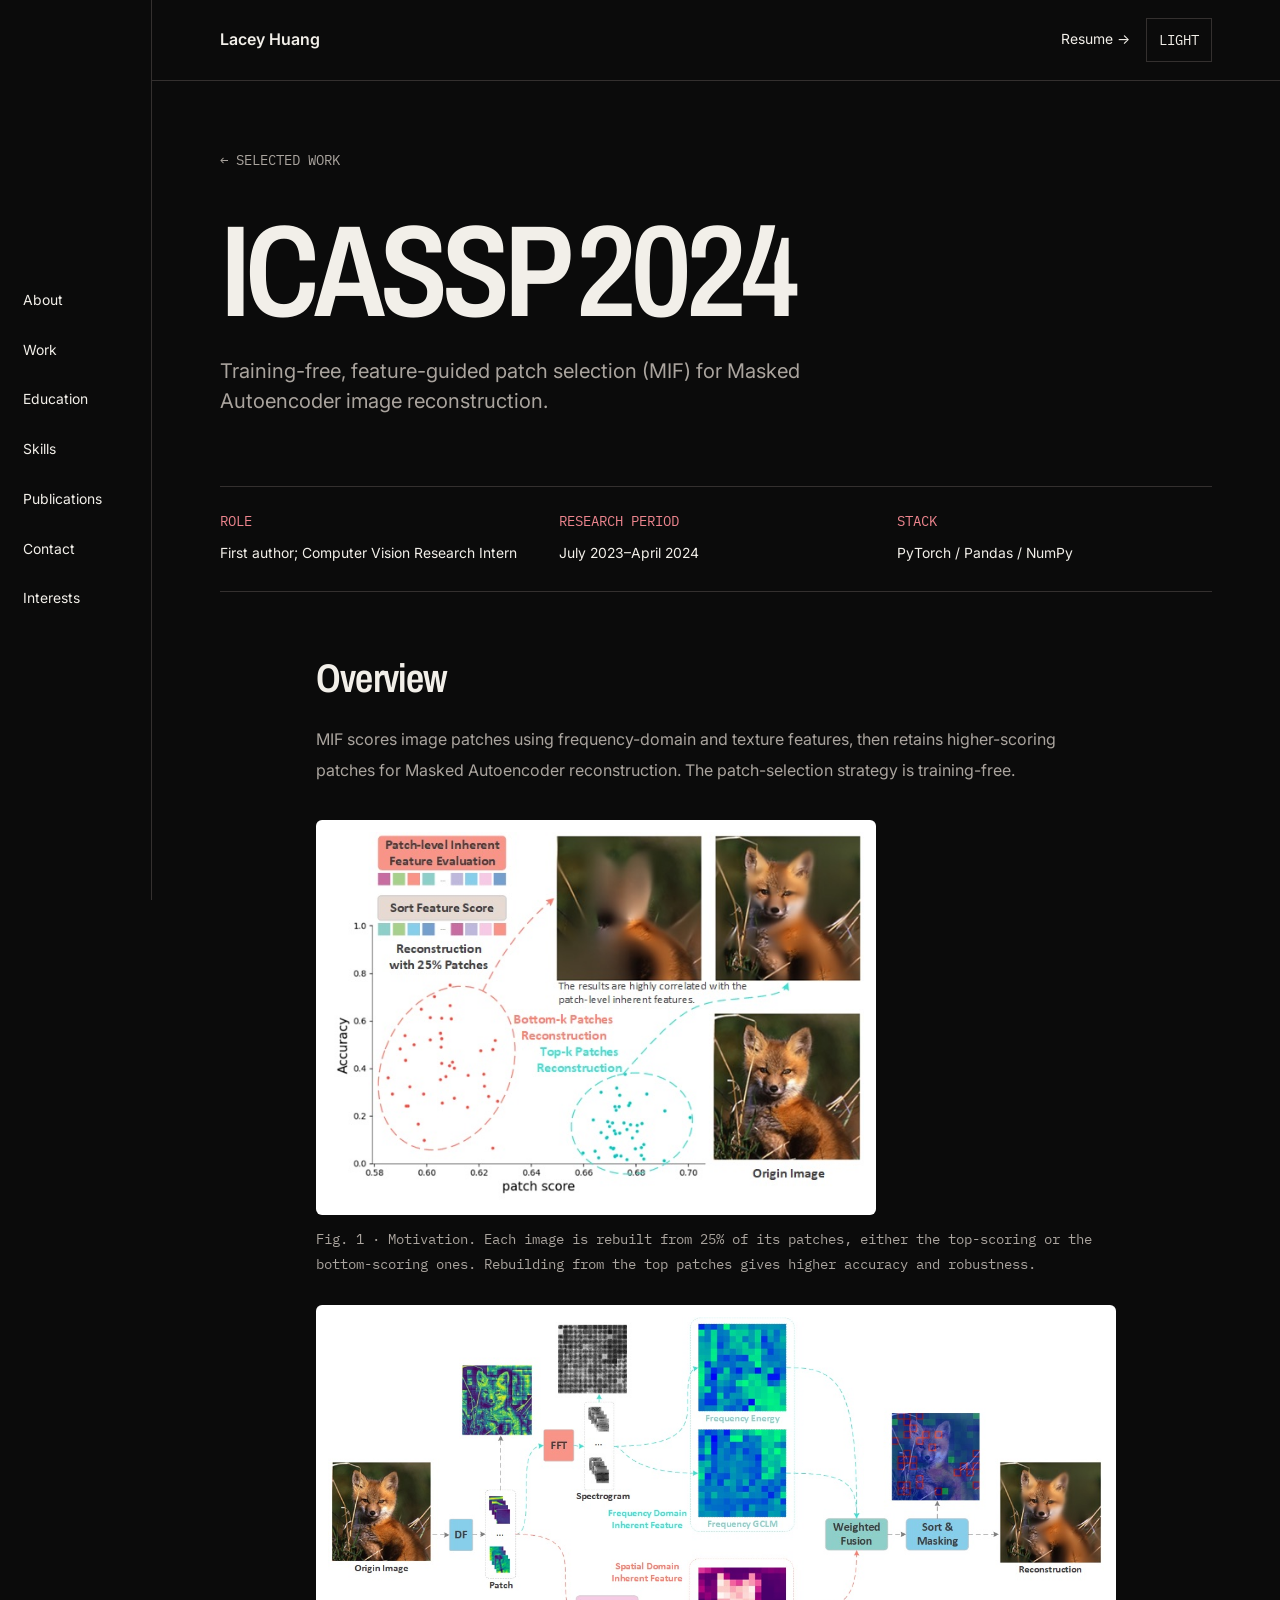
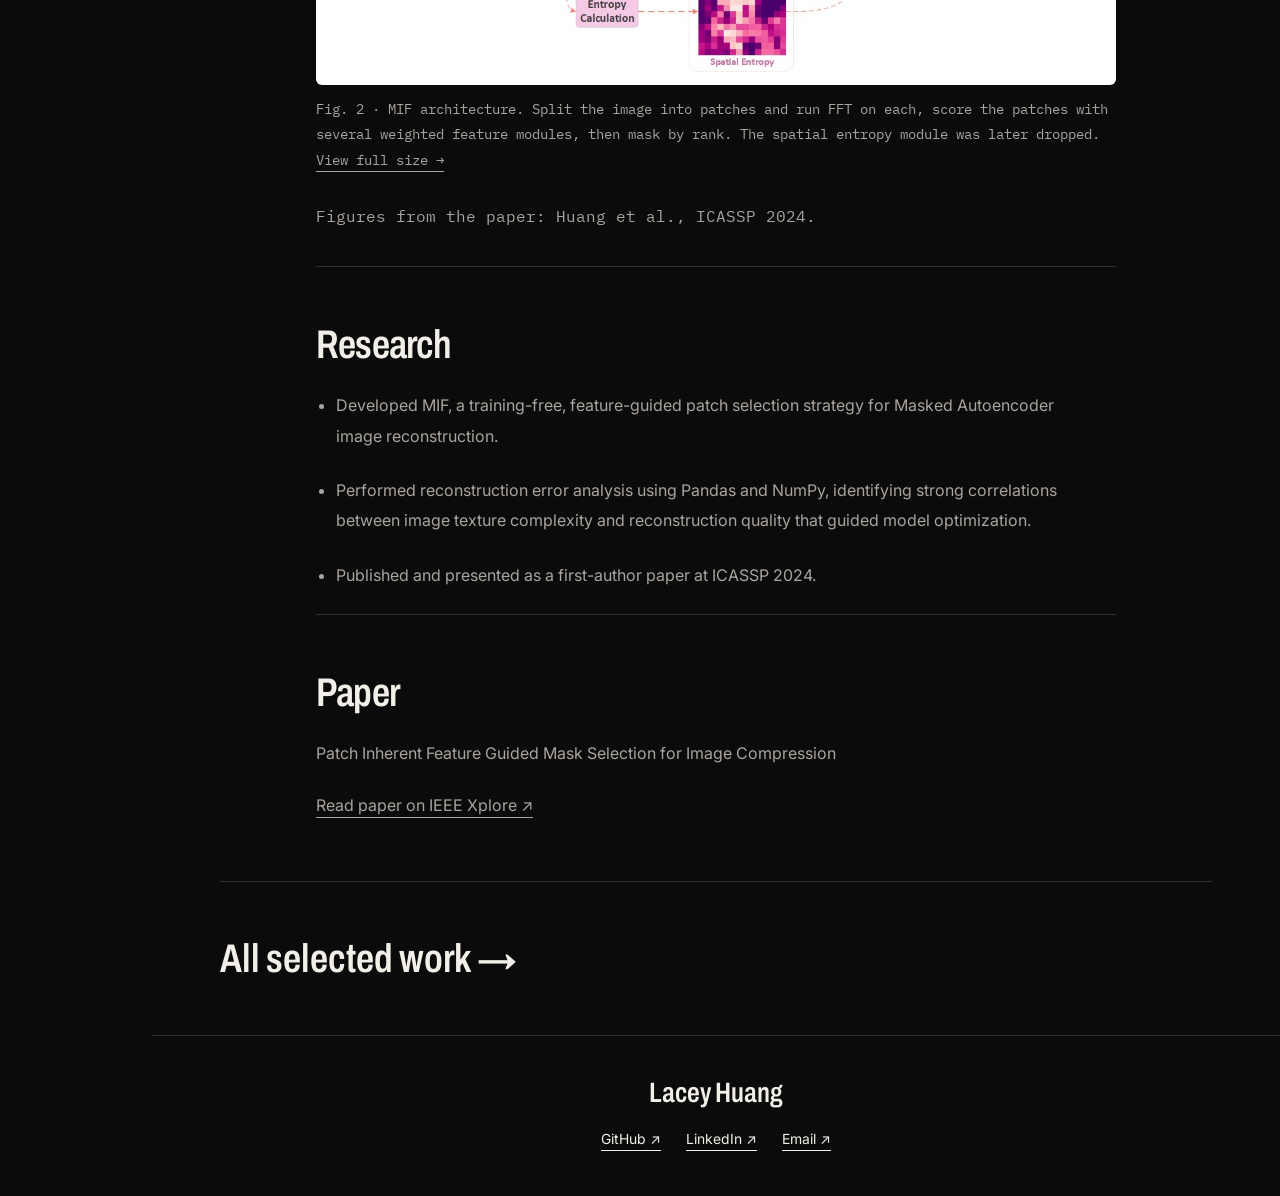
<file: icassp-2024.html>
<!doctype html>
<html lang="en" data-theme="dark"><head><meta charset="utf-8"><meta name="viewport" content="width=device-width, initial-scale=1"><meta name="robots" content="noindex, nofollow"><title>ICASSP 2024 — Xianhan (Lacey) Huang</title><meta name="description" content="Training-free, feature-guided patch selection (MIF) for Masked Autoencoder image reconstruction."><link rel="preconnect" href="https://fonts.googleapis.com"><link rel="preconnect" href="https://fonts.gstatic.com" crossorigin><link rel="stylesheet" href="styles.css?v=5069272f0d"><script defer src="site.config.js?v=62dd7764d3"></script><script defer src="interactions.js?v=6c155c0b4c"></script></head><body><a class="skip" href="#main">Skip to content</a>
    <header class="site-header"><div class="top shell"><a class="brand" href="index.html">Lacey Huang</a><nav class="nav section-nav" aria-label="Page sections"><a data-section="about" href="index.html#about">About</a><a data-section="work" href="index.html#work">Work</a><a data-section="education" href="index.html#education">Education</a><a data-section="skills" href="index.html#skills">Skills</a><a data-section="publications" href="index.html#publications">Publications</a><a data-section="contact" href="index.html#contact">Contact</a><a data-section="interests" href="index.html#interests">Interests</a></nav><div class="nav-tools"><a class="resume-link" href="assets/Xianhan_Huang_resume.pdf" target="_blank" rel="noopener">Resume →</a><button class="theme-toggle" type="button" aria-label="Switch to light theme" aria-pressed="false">Light</button><button class="menu-toggle" type="button" aria-expanded="false" aria-controls="section-menu">Menu</button></div></div><nav id="section-menu" class="nav-panel shell" aria-label="Mobile page sections" hidden><a data-section="about" href="index.html#about">About</a><a data-section="work" href="index.html#work">Work</a><a data-section="education" href="index.html#education">Education</a><a data-section="skills" href="index.html#skills">Skills</a><a data-section="publications" href="index.html#publications">Publications</a><a data-section="contact" href="index.html#contact">Contact</a><a data-section="interests" href="index.html#interests">Interests</a></nav></header><main id="main" class="shell"><section class="case-top"><a class="back" href="index.html#work">← Selected work</a><h1>ICASSP 2024</h1><p class="case-deck">Training-free, feature-guided patch selection (MIF) for Masked Autoencoder image reconstruction.</p></section><div class="credits text-credits"><div><span class="credit-label">Role</span><span class="credit-value">First author; Computer Vision Research Intern</span></div><div><span class="credit-label">Research period</span><span class="credit-value">July 2023–April 2024</span></div><div><span class="credit-label">Stack</span><span class="credit-value">PyTorch / Pandas / NumPy</span></div></div><article class="case-copy text-case"><h2 id="overview">Overview</h2>
<p>MIF scores image patches using frequency-domain and texture features, then retains higher-scoring patches for Masked Autoencoder reconstruction. The patch-selection strategy is training-free.</p>
<div class="paper-figures"><figure class="architecture paper-figure"><img src="assets/icassp-motivation.jpg" width="630" height="436" loading="lazy" alt="Scatter plot of reconstruction accuracy against patch score: images rebuilt from the bottom-k patches and from the top-k patches form two separate clusters, next to the original fox image and both reconstructions"><figcaption>Fig. 1 · Motivation. Each image is rebuilt from 25% of its patches, either the top-scoring or the bottom-scoring ones. Rebuilding from the top patches gives higher accuracy and robustness.</figcaption></figure><figure class="architecture paper-figure"><img src="assets/icassp-architecture.jpg" width="1228" height="563" loading="lazy" alt="MIF architecture: the image is split into patches; FFT gives frequency energy and frequency GLCM features, entropy gives a spatial feature; a weighted fusion scores each patch, then patches are sorted and masked before reconstruction"><figcaption>Fig. 2 · MIF architecture. Split the image into patches and run FFT on each, score the patches with several weighted feature modules, then mask by rank. The spatial entropy module was later dropped. <a href="assets/icassp-architecture.jpg">View full size →</a></figcaption></figure><p class="paper-credit">Figures from the paper: Huang et al., ICASSP 2024.</p></div><h2 id="research">Research</h2>
<ul><li>Developed MIF, a training-free, feature-guided patch selection strategy for Masked Autoencoder image reconstruction.</li><li>Performed reconstruction error analysis using Pandas and NumPy, identifying strong correlations between image texture complexity and reconstruction quality that guided model optimization.</li><li>Published and presented as a first-author paper at ICASSP 2024.</li></ul>
<h2 id="paper">Paper</h2>
<p>Patch Inherent Feature Guided Mask Selection for Image Compression</p>
<p><a href="https://ieeexplore.ieee.org/document/10447430">Read paper on IEEE Xplore ↗</a></p></article><div class="next-work"><a href="index.html#work">All selected work →</a></div></main><footer class="footer shell"><p class="footer-name">Lacey Huang</p><div class="footer-links"><a data-link="github">GitHub ↗</a><a data-link="linkedin">LinkedIn ↗</a><a data-link="email">Email ↗</a></div></footer></body></html>
</file>
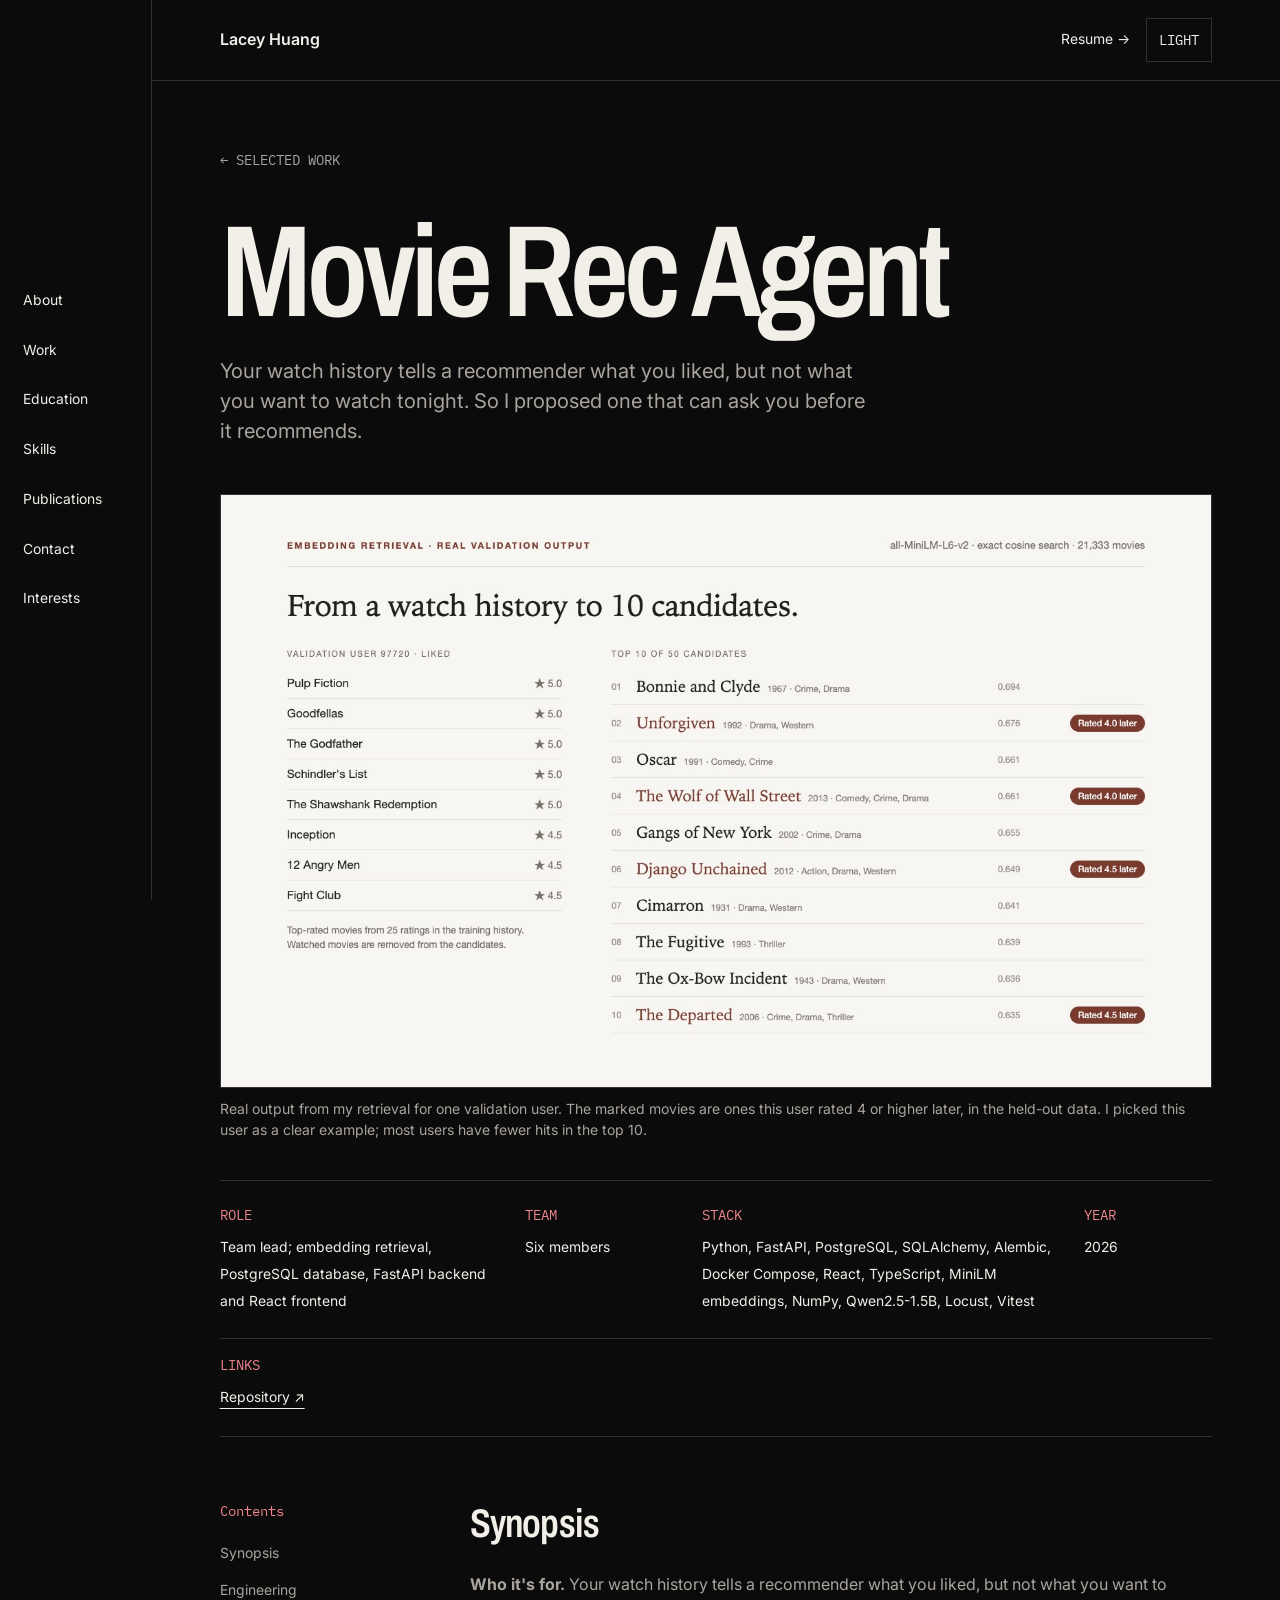
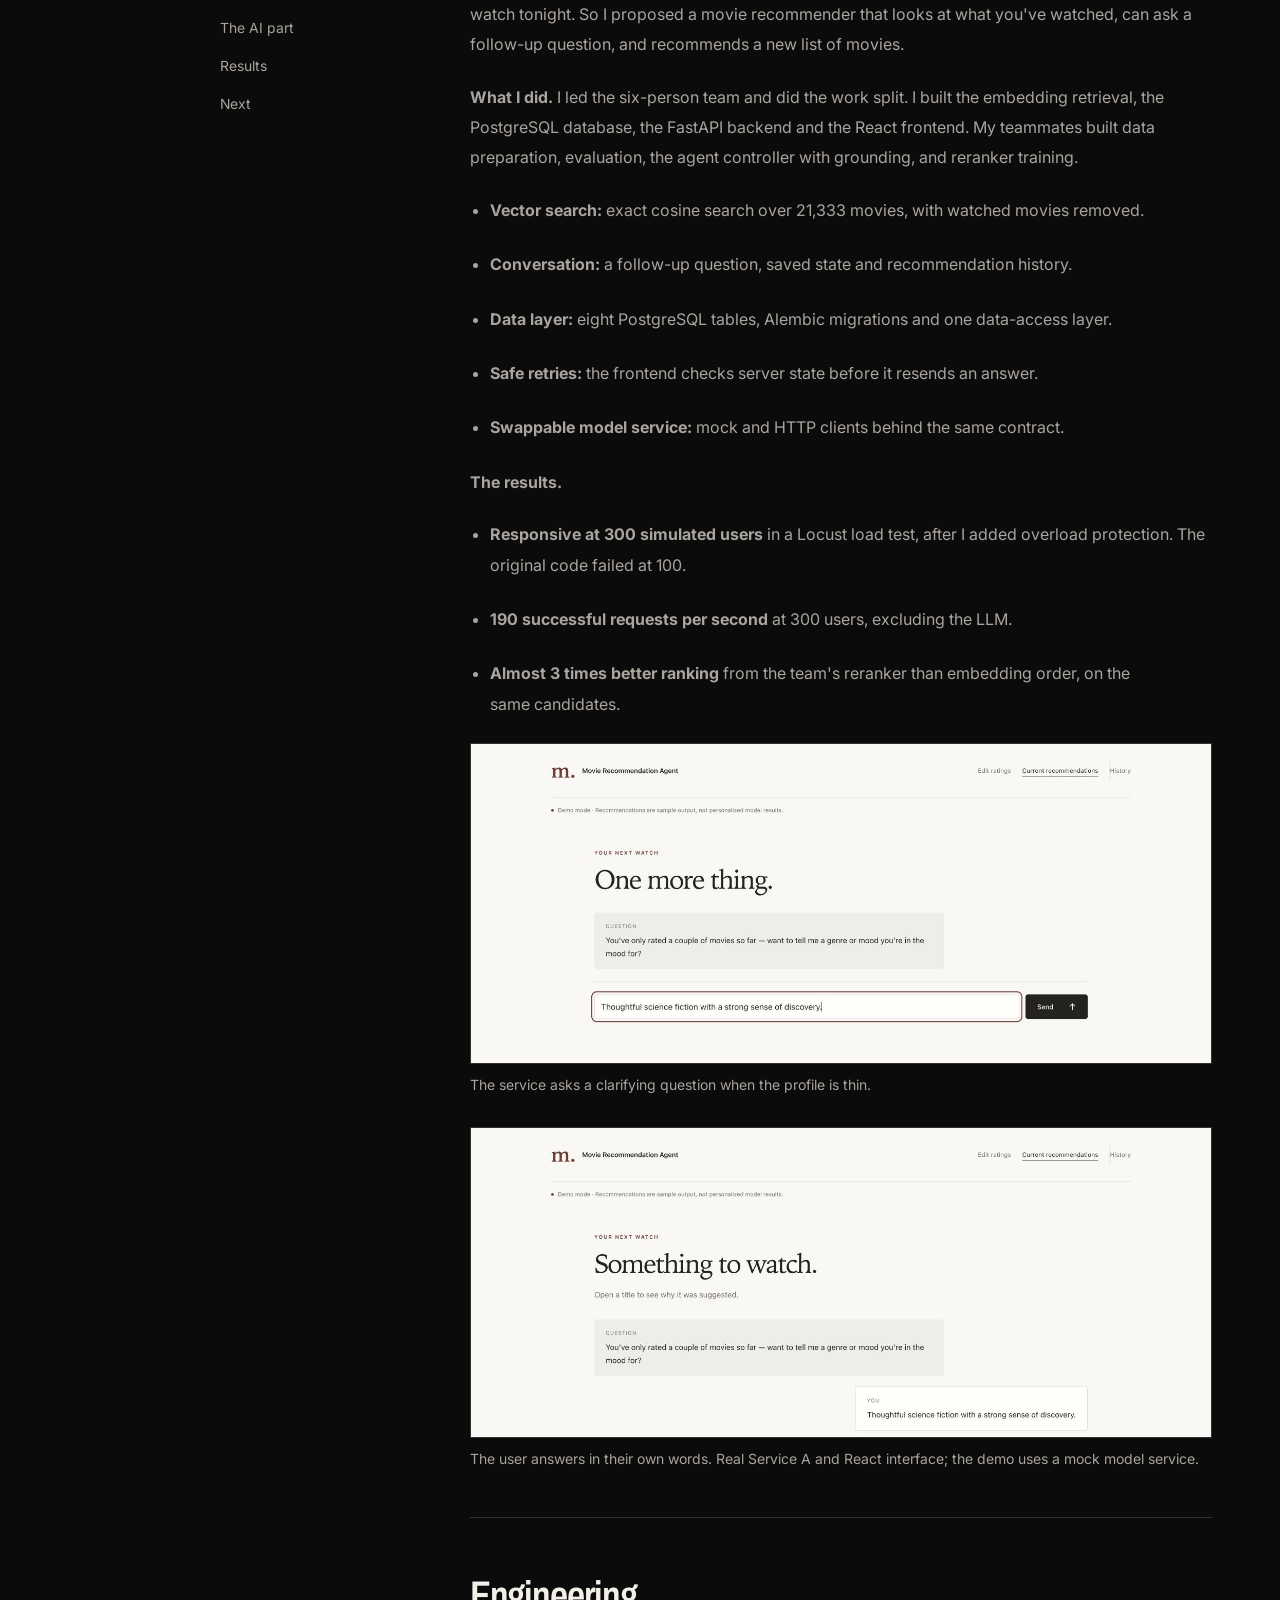
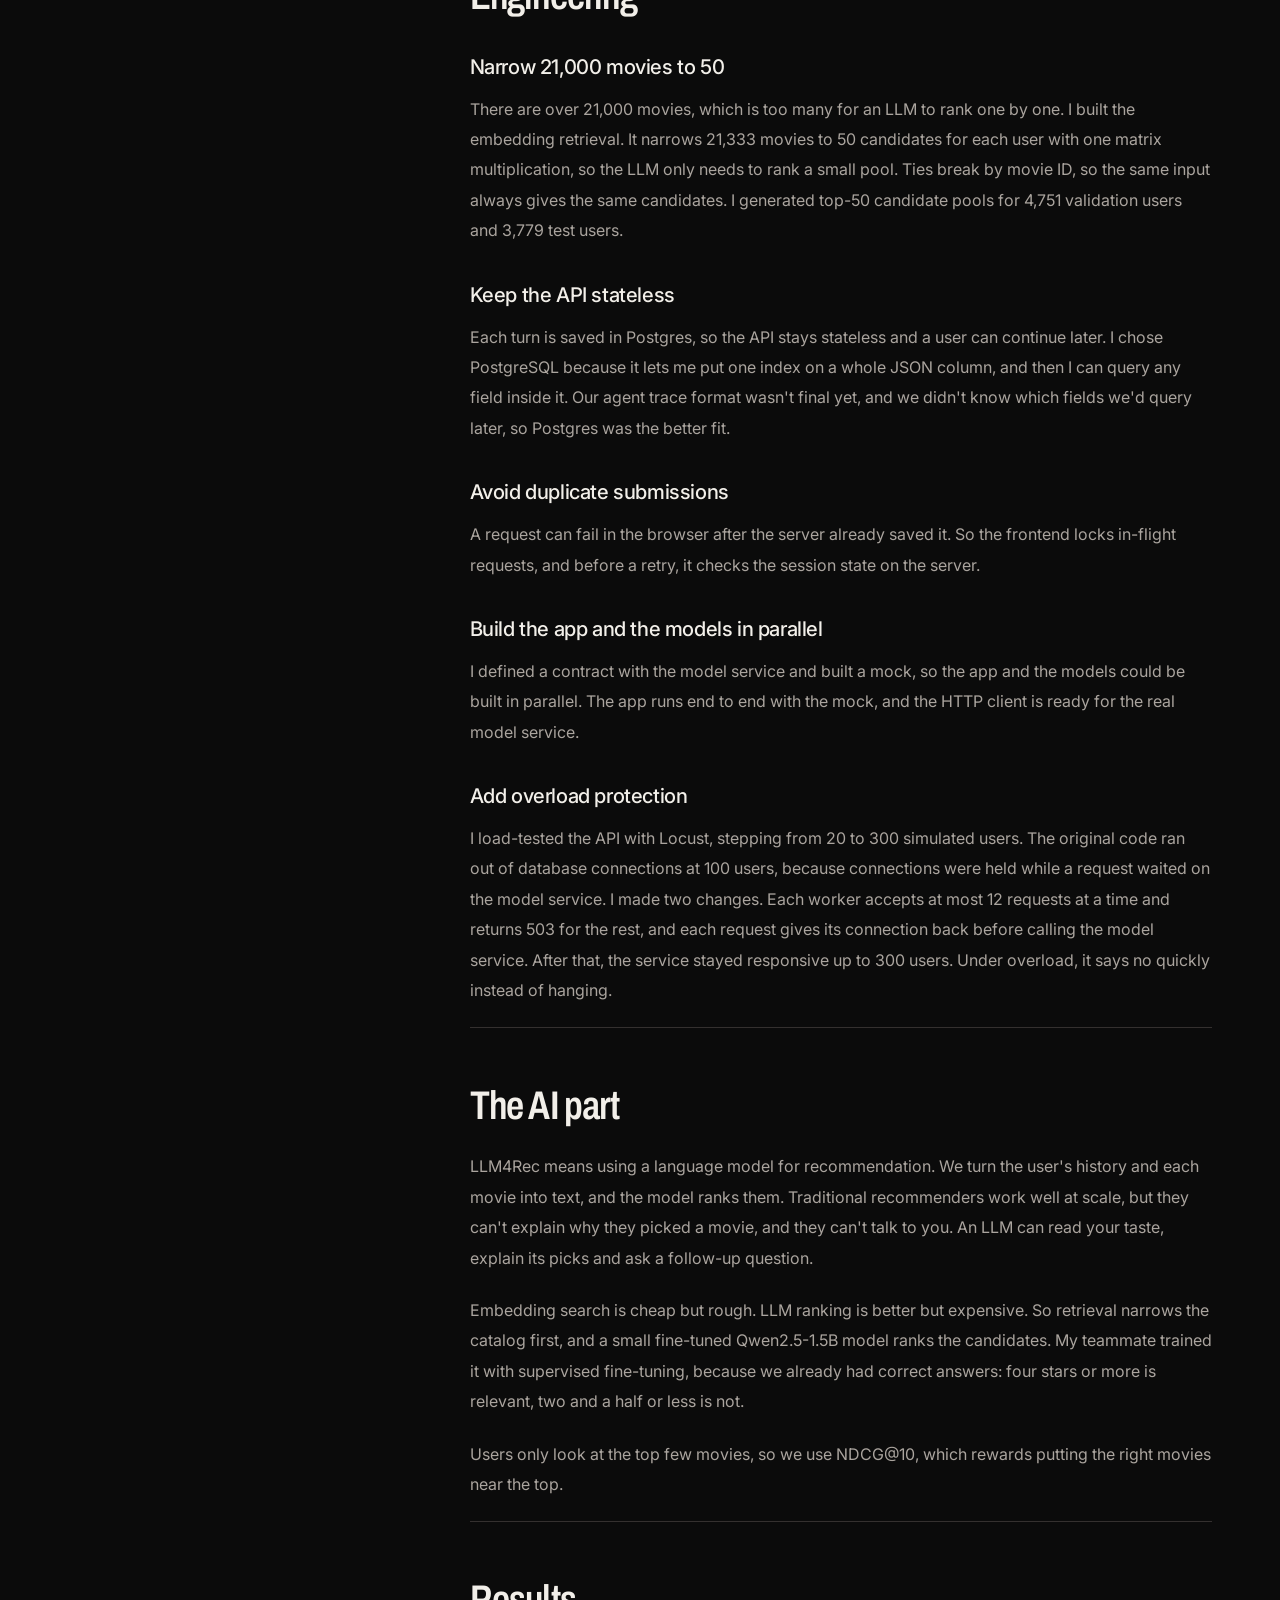
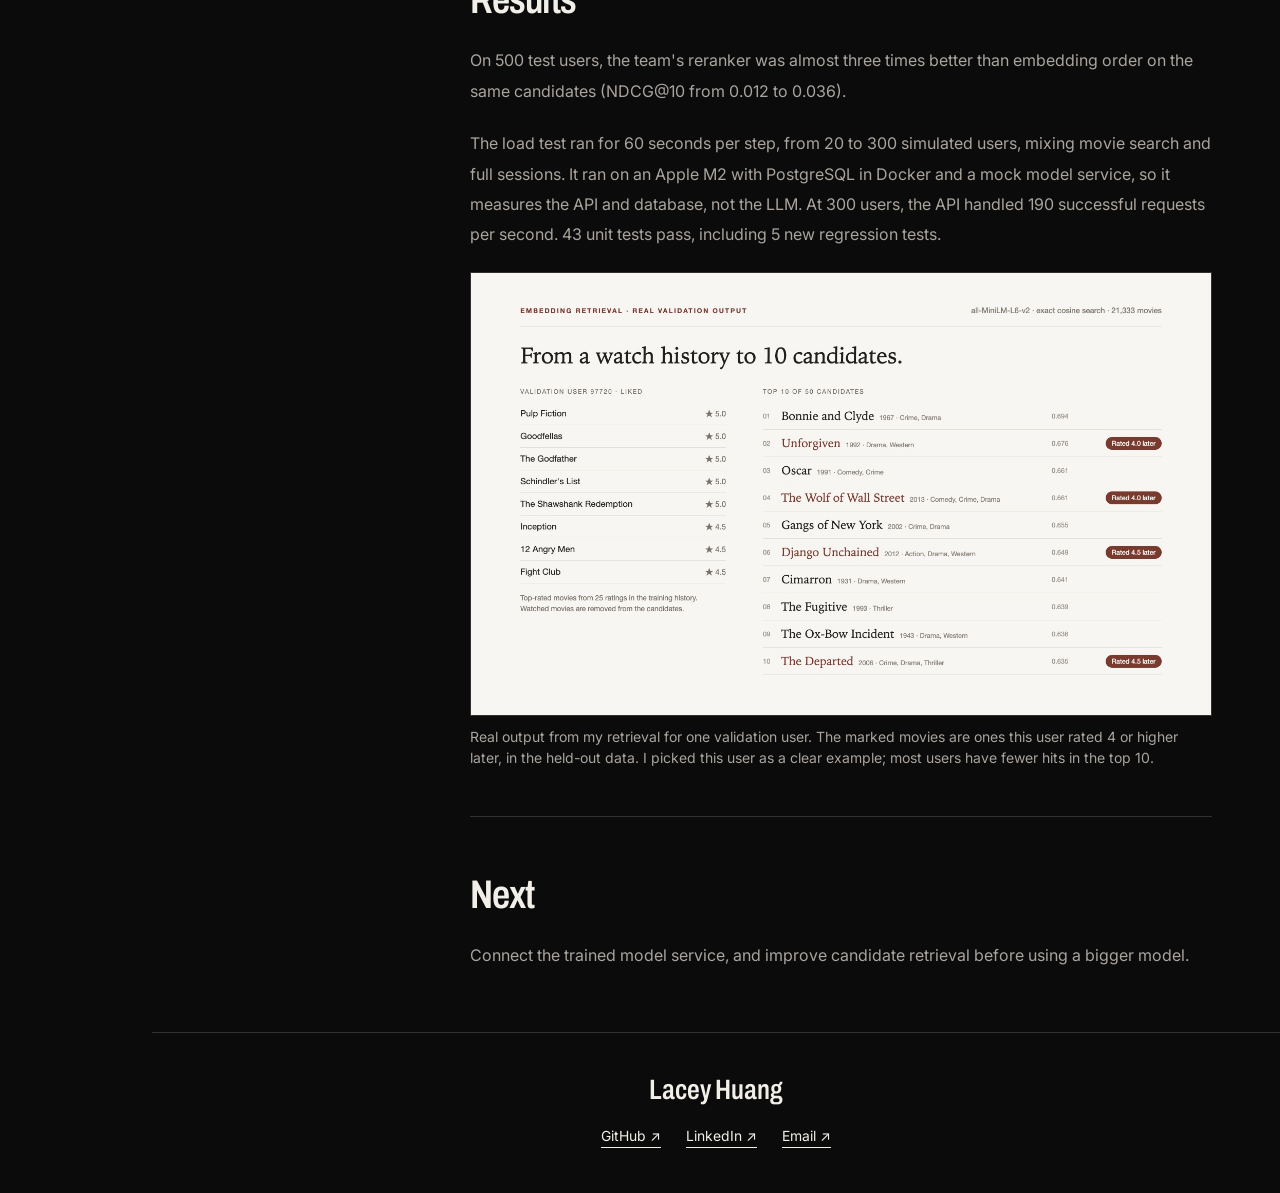
<file: movie-rec-agent.html>
<!doctype html>
<html lang="en" data-theme="dark"><head><meta charset="utf-8"><meta name="viewport" content="width=device-width, initial-scale=1"><meta name="robots" content="noindex, nofollow"><title>Movie Rec Agent — Xianhan (Lacey) Huang</title><meta name="description" content="Your watch history tells a recommender what you liked, but not what you want to watch tonight. So I proposed one that can ask you before it recommends."><link rel="preconnect" href="https://fonts.googleapis.com"><link rel="preconnect" href="https://fonts.gstatic.com" crossorigin><link rel="stylesheet" href="styles.css?v=5069272f0d"><script defer src="site.config.js?v=62dd7764d3"></script><script defer src="interactions.js?v=6c155c0b4c"></script></head><body><a class="skip" href="#main">Skip to content</a>
    <header class="site-header"><div class="top shell"><a class="brand" href="index.html">Lacey Huang</a><nav class="nav section-nav" aria-label="Page sections"><a data-section="about" href="index.html#about">About</a><a data-section="work" href="index.html#work">Work</a><a data-section="education" href="index.html#education">Education</a><a data-section="skills" href="index.html#skills">Skills</a><a data-section="publications" href="index.html#publications">Publications</a><a data-section="contact" href="index.html#contact">Contact</a><a data-section="interests" href="index.html#interests">Interests</a></nav><div class="nav-tools"><a class="resume-link" href="assets/Xianhan_Huang_resume.pdf" target="_blank" rel="noopener">Resume →</a><button class="theme-toggle" type="button" aria-label="Switch to light theme" aria-pressed="false">Light</button><button class="menu-toggle" type="button" aria-expanded="false" aria-controls="section-menu">Menu</button></div></div><nav id="section-menu" class="nav-panel shell" aria-label="Mobile page sections" hidden><a data-section="about" href="index.html#about">About</a><a data-section="work" href="index.html#work">Work</a><a data-section="education" href="index.html#education">Education</a><a data-section="skills" href="index.html#skills">Skills</a><a data-section="publications" href="index.html#publications">Publications</a><a data-section="contact" href="index.html#contact">Contact</a><a data-section="interests" href="index.html#interests">Interests</a></nav></header><main id="main" class="shell"><section class="case-top"><a class="back" href="index.html#work">← Selected work</a><h1>Movie Rec Agent</h1><p class="case-deck">Your watch history tells a recommender what you liked, but not what you want to watch tonight. So I proposed one that can ask you before it recommends.</p></section><div class="case-cover"><figure class="shot"><img src="assets/screens/M3-retrieval-example.jpg" width="1440" height="860" loading="lazy" alt="One validation user who liked Pulp Fiction, Goodfellas and The Godfather, and the top 10 retrieved movies, with Unforgiven, The Wolf of Wall Street, Django Unchained and The Departed marked as rated 4 or higher later"><figcaption>Real output from my retrieval for one validation user. The marked movies are ones this user rated 4 or higher later, in the held-out data. I picked this user as a clear example; most users have fewer hits in the top 10.</figcaption></figure></div><div class="credits"><div><span class="credit-label">Role</span><span class="credit-value">Team lead; embedding retrieval, PostgreSQL database, FastAPI backend and React frontend</span></div><div><span class="credit-label">Team</span><span class="credit-value">Six members</span></div><div><span class="credit-label">Stack</span><span class="credit-value">Python, FastAPI, PostgreSQL, SQLAlchemy, Alembic, Docker Compose, React, TypeScript, MiniLM embeddings, NumPy, Qwen2.5-1.5B, Locust, Vitest</span></div><div><span class="credit-label">Year</span><span class="credit-value">2026</span></div><div class="credit-links"><span class="credit-label">Links</span><span class="credit-value"><a href="https://github.com/dan778912/movie-rec-agent">Repository ↗</a></span></div></div><div class="article-layout"><aside class="article-index" aria-label="Case study contents"><p>Contents</p><a href="#synopsis">Synopsis</a><a href="#engineering">Engineering</a><a href="#the-ai-part">The AI part</a><a href="#results">Results</a><a href="#next">Next</a></aside><article class="case-copy"><h2 id="synopsis">Synopsis</h2>
<p><strong>Who it&#x27;s for.</strong> Your watch history tells a recommender what you liked, but not what you want to watch tonight. So I proposed a movie recommender that looks at what you&#x27;ve watched, can ask a follow-up question, and recommends a new list of movies.</p>
<p><strong>What I did.</strong> I led the six-person team and did the work split. I built the embedding retrieval, the PostgreSQL database, the FastAPI backend and the React frontend. My teammates built data preparation, evaluation, the agent controller with grounding, and reranker training.</p>
<ul><li><strong>Vector search:</strong> exact cosine search over 21,333 movies, with watched movies removed.</li><li><strong>Conversation:</strong> a follow-up question, saved state and recommendation history.</li><li><strong>Data layer:</strong> eight PostgreSQL tables, Alembic migrations and one data-access layer.</li><li><strong>Safe retries:</strong> the frontend checks server state before it resends an answer.</li><li><strong>Swappable model service:</strong> mock and HTTP clients behind the same contract.</li></ul>
<p><strong>The results.</strong></p>
<ul><li><strong>Responsive at 300 simulated users</strong> in a Locust load test, after I added overload protection. The original code failed at 100.</li><li><strong>190 successful requests per second</strong> at 300 users, excluding the LLM.</li><li><strong>Almost 3 times better ranking</strong> from the team&#x27;s reranker than embedding order, on the same candidates.</li></ul>
<div class="shots"><figure class="shot"><img src="assets/screens/M1-clarifying-question.jpg" width="1440" height="620" loading="lazy" alt="Clarifying question asking for a genre or mood, with the answer typed in"><figcaption>The service asks a clarifying question when the profile is thin.</figcaption></figure><figure class="shot"><img src="assets/screens/M2-question.jpg" width="1440" height="600" loading="lazy" alt="The recommendations page with the clarifying question and the user answer: thoughtful science fiction with a strong sense of discovery"><figcaption>The user answers in their own words. Real Service A and React interface; the demo uses a mock model service.</figcaption></figure></div><h2 id="engineering">Engineering</h2>
<h3 id="narrow-21-000-movies-to-50">Narrow 21,000 movies to 50</h3>
<p>There are over 21,000 movies, which is too many for an LLM to rank one by one. I built the embedding retrieval. It narrows 21,333 movies to 50 candidates for each user with one matrix multiplication, so the LLM only needs to rank a small pool. Ties break by movie ID, so the same input always gives the same candidates. I generated top-50 candidate pools for 4,751 validation users and 3,779 test users.</p>
<h3 id="keep-the-api-stateless">Keep the API stateless</h3>
<p>Each turn is saved in Postgres, so the API stays stateless and a user can continue later. I chose PostgreSQL because it lets me put one index on a whole JSON column, and then I can query any field inside it. Our agent trace format wasn&#x27;t final yet, and we didn&#x27;t know which fields we&#x27;d query later, so Postgres was the better fit.</p>
<h3 id="avoid-duplicate-submissions">Avoid duplicate submissions</h3>
<p>A request can fail in the browser after the server already saved it. So the frontend locks in-flight requests, and before a retry, it checks the session state on the server.</p>
<h3 id="build-the-app-and-the-models-in-parallel">Build the app and the models in parallel</h3>
<p>I defined a contract with the model service and built a mock, so the app and the models could be built in parallel. The app runs end to end with the mock, and the HTTP client is ready for the real model service.</p>
<h3 id="add-overload-protection">Add overload protection</h3>
<p>I load-tested the API with Locust, stepping from 20 to 300 simulated users. The original code ran out of database connections at 100 users, because connections were held while a request waited on the model service. I made two changes. Each worker accepts at most 12 requests at a time and returns 503 for the rest, and each request gives its connection back before calling the model service. After that, the service stayed responsive up to 300 users. Under overload, it says no quickly instead of hanging.</p>
<h2 id="the-ai-part">The AI part</h2>
<p>LLM4Rec means using a language model for recommendation. We turn the user&#x27;s history and each movie into text, and the model ranks them. Traditional recommenders work well at scale, but they can&#x27;t explain why they picked a movie, and they can&#x27;t talk to you. An LLM can read your taste, explain its picks and ask a follow-up question.</p>
<p>Embedding search is cheap but rough. LLM ranking is better but expensive. So retrieval narrows the catalog first, and a small fine-tuned Qwen2.5-1.5B model ranks the candidates. My teammate trained it with supervised fine-tuning, because we already had correct answers: four stars or more is relevant, two and a half or less is not.</p>
<p>Users only look at the top few movies, so we use NDCG@10, which rewards putting the right movies near the top.</p>
<h2 id="results">Results</h2>
<p>On 500 test users, the team&#x27;s reranker was almost three times better than embedding order on the same candidates (NDCG@10 from 0.012 to 0.036).</p>
<p>The load test ran for 60 seconds per step, from 20 to 300 simulated users, mixing movie search and full sessions. It ran on an Apple M2 with PostgreSQL in Docker and a mock model service, so it measures the API and database, not the LLM. At 300 users, the API handled 190 successful requests per second. 43 unit tests pass, including 5 new regression tests.</p>
<div class="shots"><figure class="shot"><img src="assets/screens/M3-retrieval-example.jpg" width="1440" height="860" loading="lazy" alt="One validation user who liked Pulp Fiction, Goodfellas and The Godfather, and the top 10 retrieved movies, with four marked as rated 4 or higher later"><figcaption>Real output from my retrieval for one validation user. The marked movies are ones this user rated 4 or higher later, in the held-out data. I picked this user as a clear example; most users have fewer hits in the top 10.</figcaption></figure></div><h2 id="next">Next</h2>
<p>Connect the trained model service, and improve candidate retrieval before using a bigger model.</p></article></div></main><footer class="footer shell"><p class="footer-name">Lacey Huang</p><div class="footer-links"><a data-link="github">GitHub ↗</a><a data-link="linkedin">LinkedIn ↗</a><a data-link="email">Email ↗</a></div></footer></body></html>
</file>
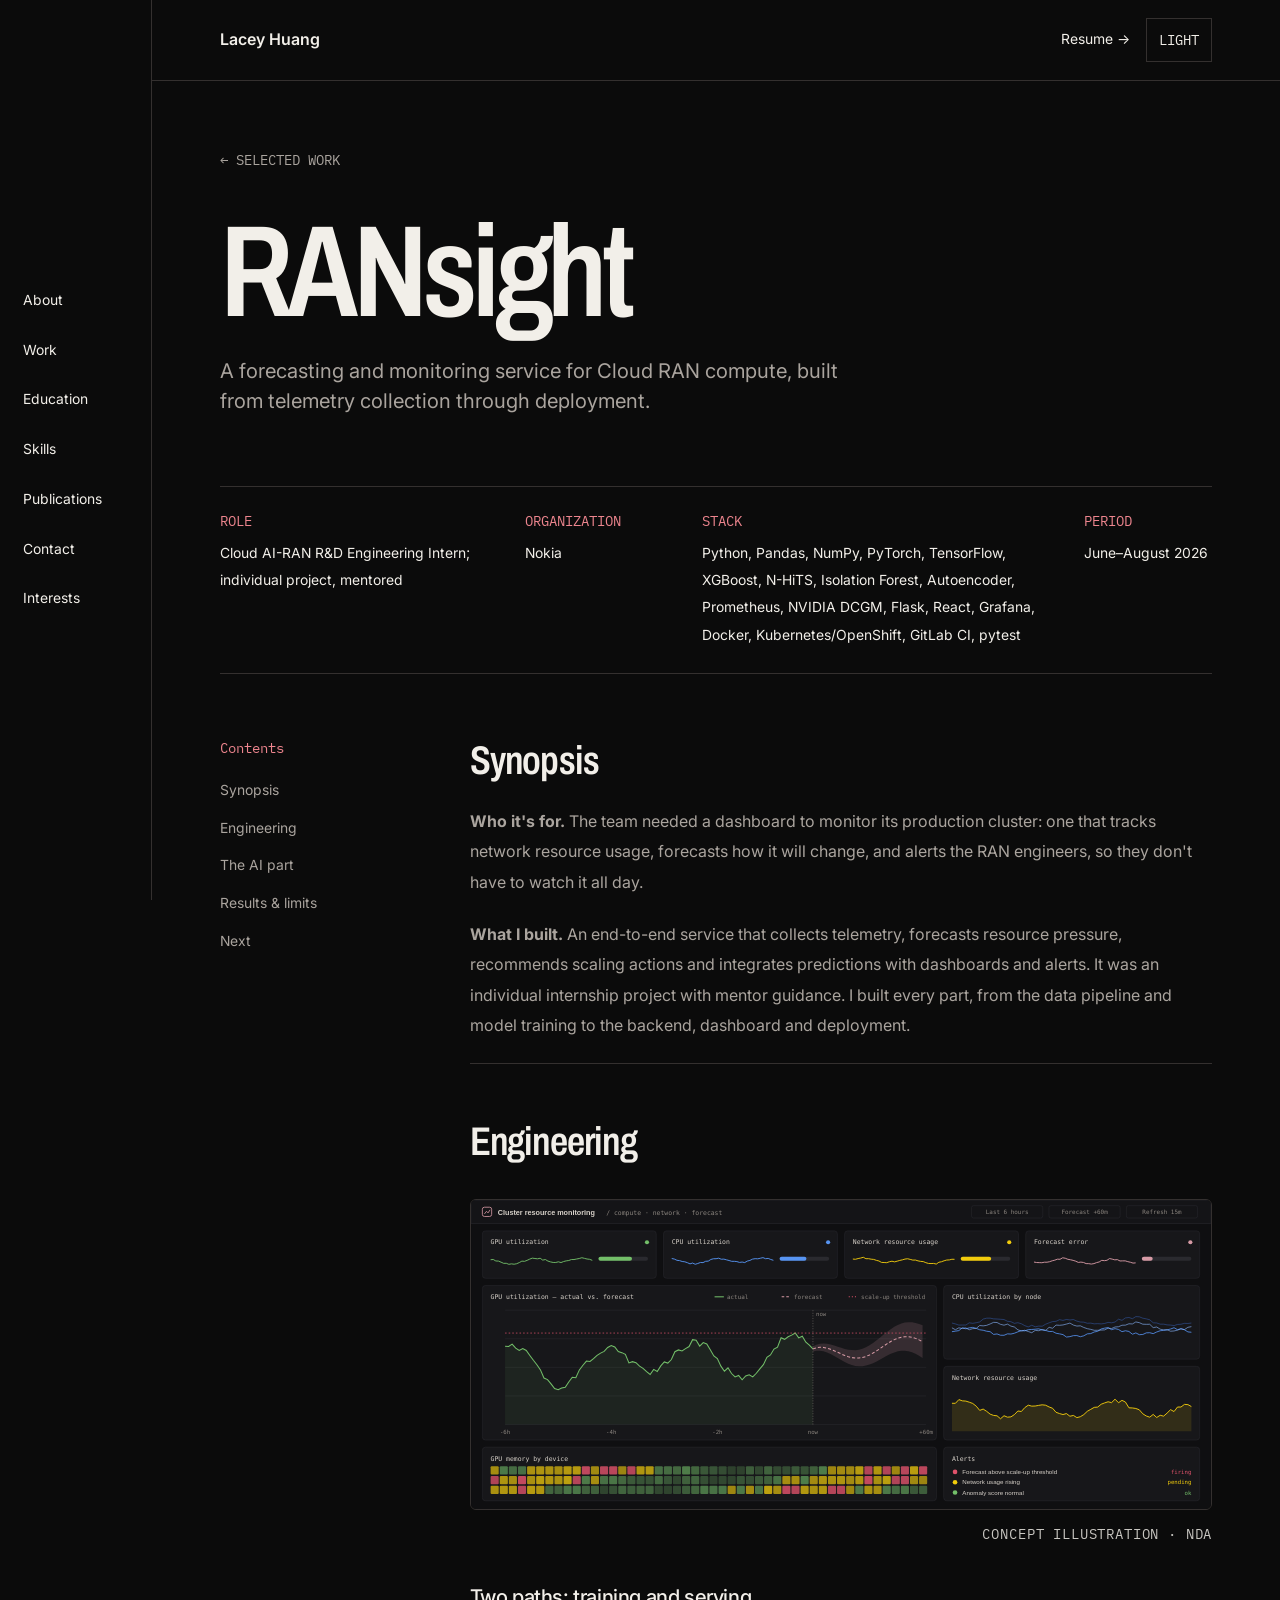
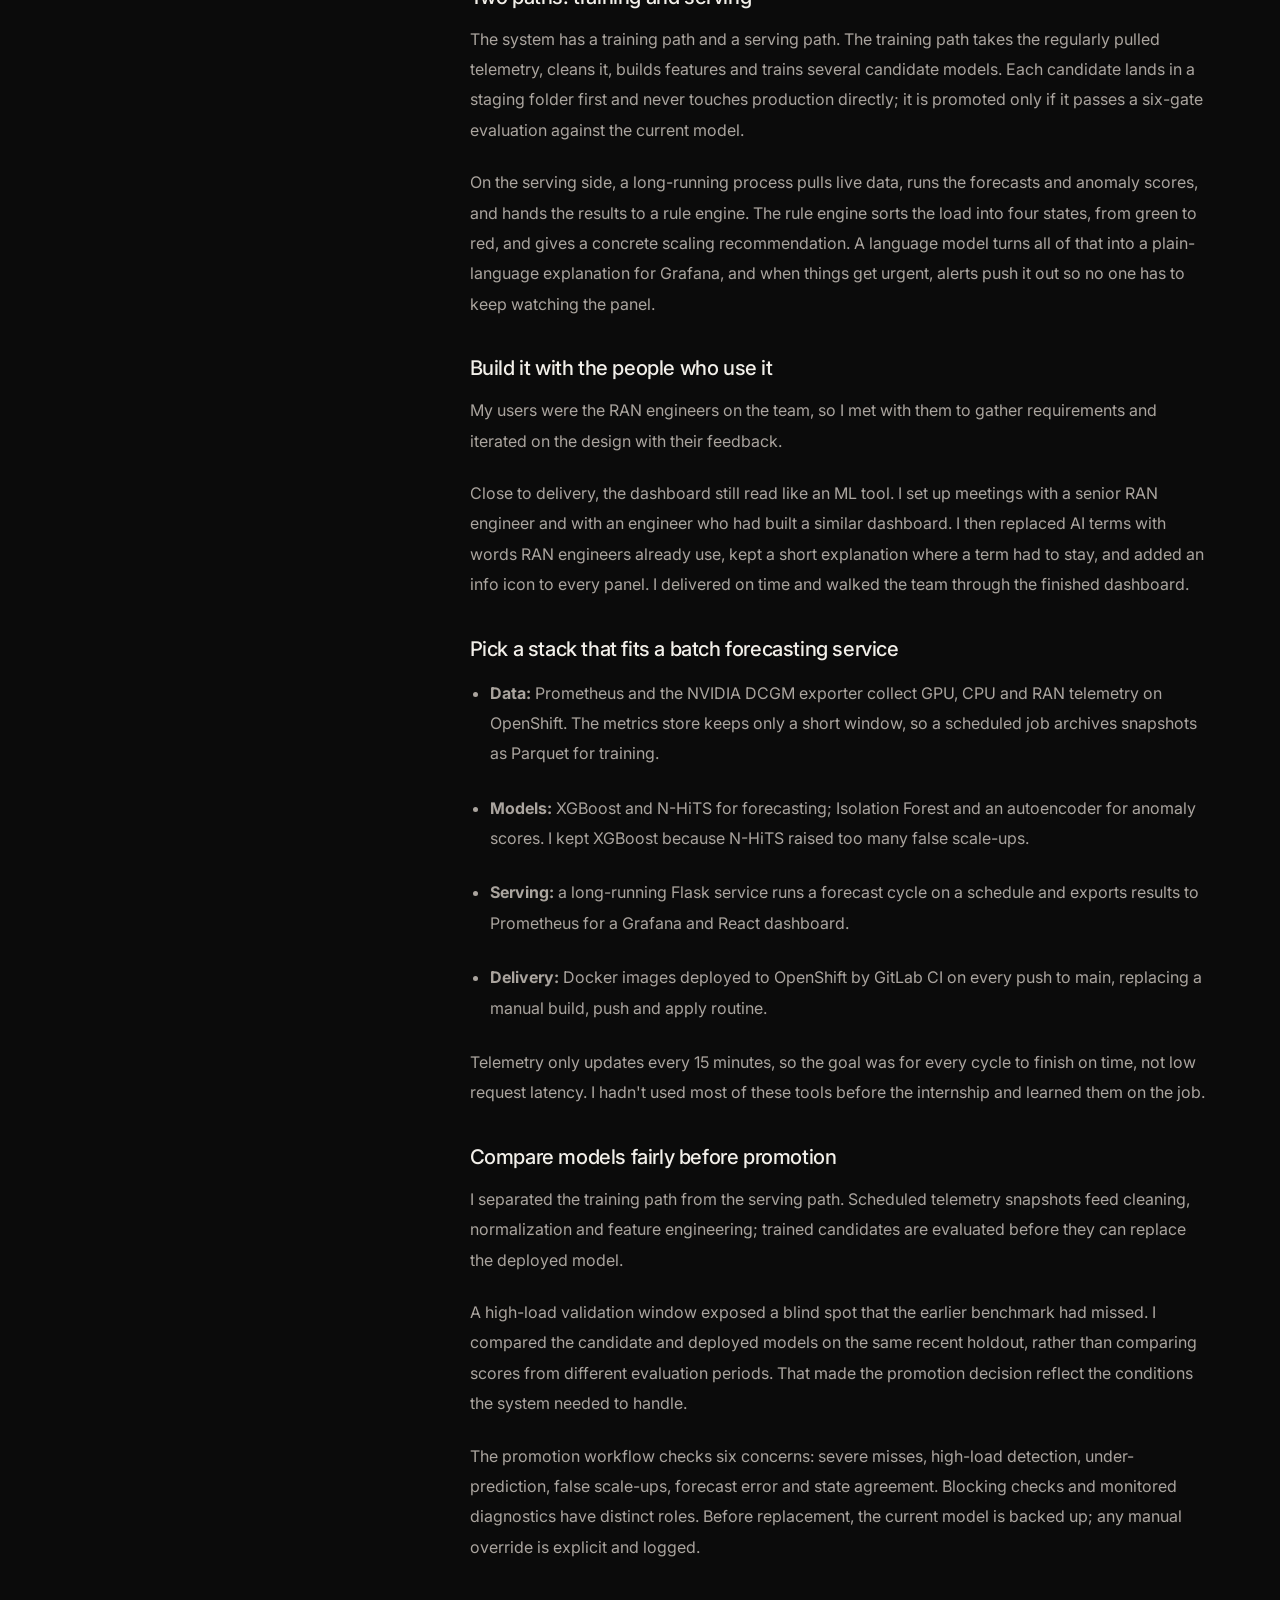
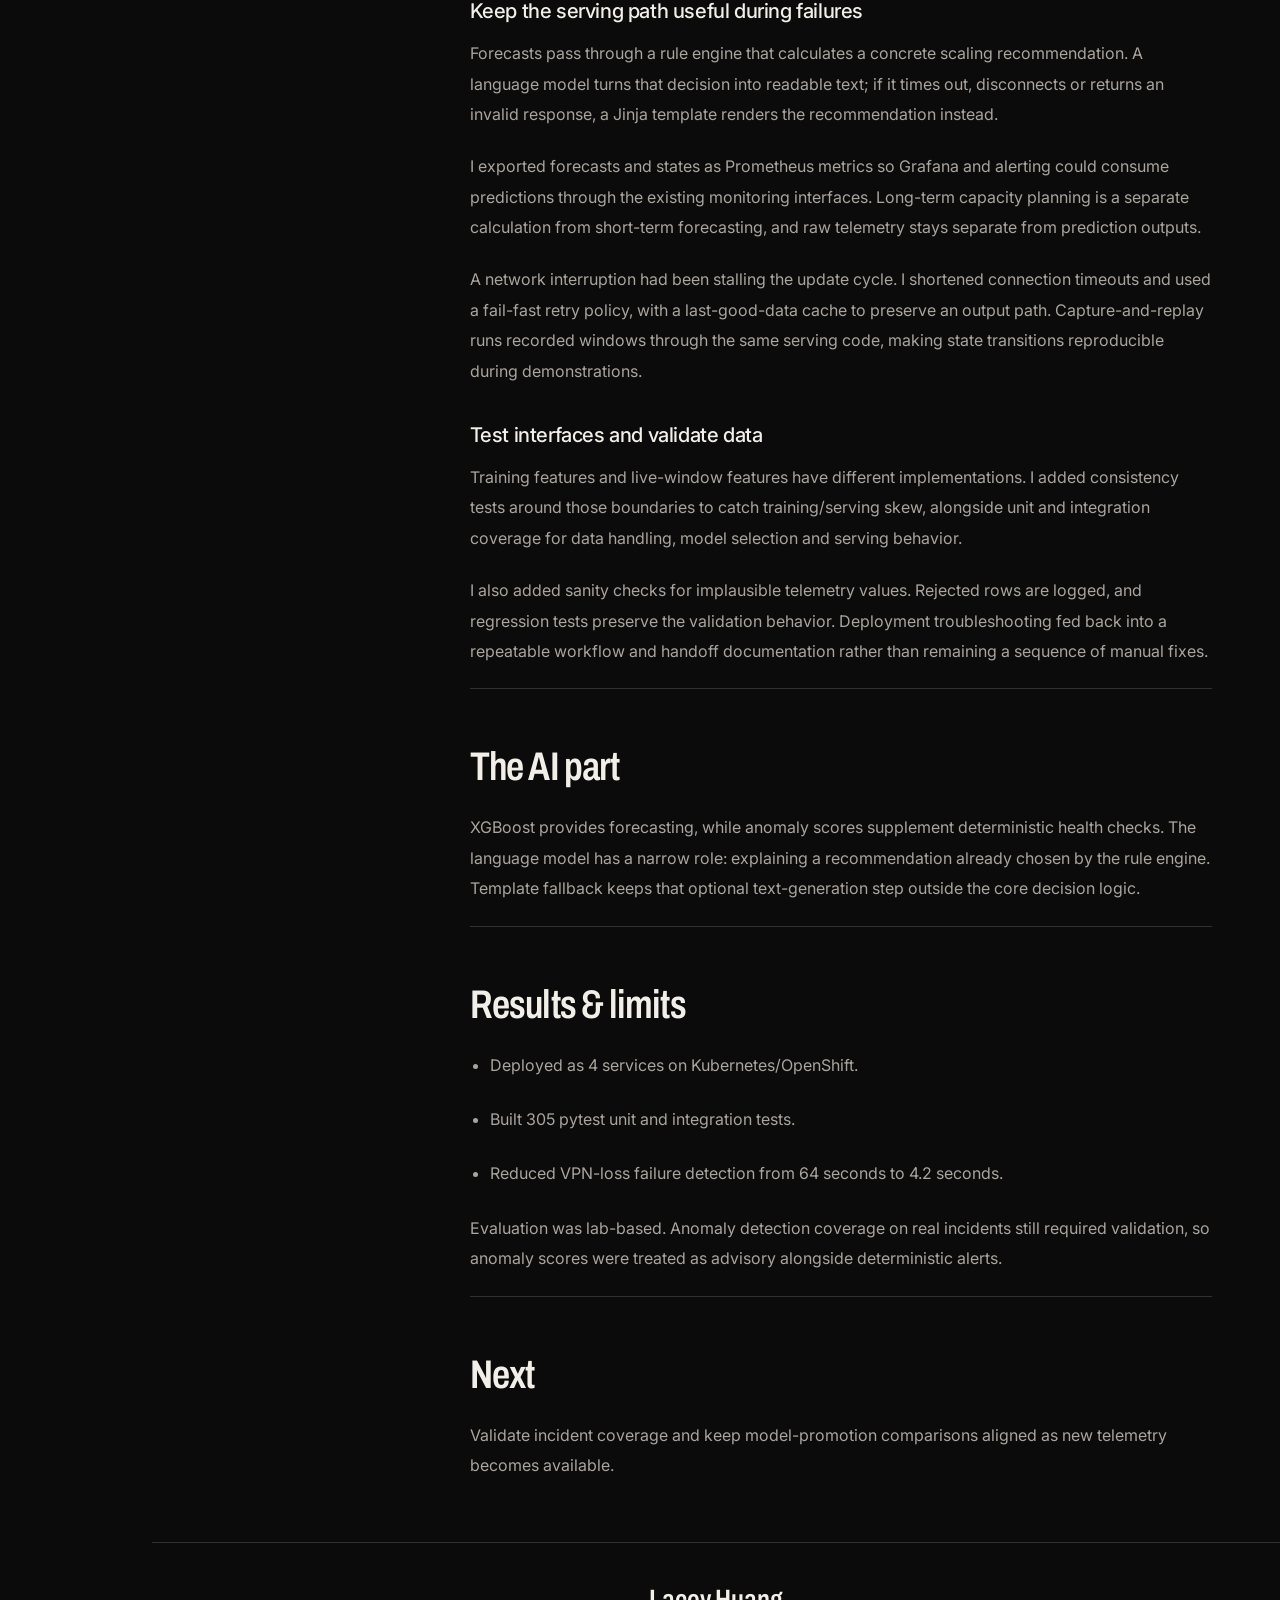
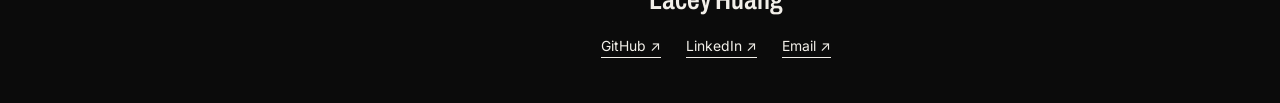
<file: nokia-cloud-ai-ran.html>
<!doctype html>
<html lang="en" data-theme="dark"><head><meta charset="utf-8"><meta name="viewport" content="width=device-width, initial-scale=1"><meta name="robots" content="noindex, nofollow"><title>RANsight — Xianhan (Lacey) Huang</title><meta name="description" content="A forecasting and monitoring service for Cloud RAN compute, built from telemetry collection through deployment."><link rel="preconnect" href="https://fonts.googleapis.com"><link rel="preconnect" href="https://fonts.gstatic.com" crossorigin><link rel="stylesheet" href="styles.css?v=5069272f0d"><script defer src="site.config.js?v=62dd7764d3"></script><script defer src="interactions.js?v=6c155c0b4c"></script></head><body><a class="skip" href="#main">Skip to content</a>
    <header class="site-header"><div class="top shell"><a class="brand" href="index.html">Lacey Huang</a><nav class="nav section-nav" aria-label="Page sections"><a data-section="about" href="index.html#about">About</a><a data-section="work" href="index.html#work">Work</a><a data-section="education" href="index.html#education">Education</a><a data-section="skills" href="index.html#skills">Skills</a><a data-section="publications" href="index.html#publications">Publications</a><a data-section="contact" href="index.html#contact">Contact</a><a data-section="interests" href="index.html#interests">Interests</a></nav><div class="nav-tools"><a class="resume-link" href="assets/Xianhan_Huang_resume.pdf" target="_blank" rel="noopener">Resume →</a><button class="theme-toggle" type="button" aria-label="Switch to light theme" aria-pressed="false">Light</button><button class="menu-toggle" type="button" aria-expanded="false" aria-controls="section-menu">Menu</button></div></div><nav id="section-menu" class="nav-panel shell" aria-label="Mobile page sections" hidden><a data-section="about" href="index.html#about">About</a><a data-section="work" href="index.html#work">Work</a><a data-section="education" href="index.html#education">Education</a><a data-section="skills" href="index.html#skills">Skills</a><a data-section="publications" href="index.html#publications">Publications</a><a data-section="contact" href="index.html#contact">Contact</a><a data-section="interests" href="index.html#interests">Interests</a></nav></header><main id="main" class="shell"><section class="case-top"><a class="back" href="index.html#work">← Selected work</a><h1>RANsight</h1><p class="case-deck">A forecasting and monitoring service for Cloud RAN compute, built from telemetry collection through deployment.</p></section><div class="credits"><div><span class="credit-label">Role</span><span class="credit-value">Cloud AI-RAN R&amp;D Engineering Intern; individual project, mentored</span></div><div><span class="credit-label">Organization</span><span class="credit-value">Nokia</span></div><div><span class="credit-label">Stack</span><span class="credit-value">Python, Pandas, NumPy, PyTorch, TensorFlow, XGBoost, N-HiTS, Isolation Forest, Autoencoder, Prometheus, NVIDIA DCGM, Flask, React, Grafana, Docker, Kubernetes/OpenShift, GitLab CI, pytest</span></div><div><span class="credit-label">Period</span><span class="credit-value">June–August 2026</span></div></div><div class="article-layout"><aside class="article-index" aria-label="Case study contents"><p>Contents</p><a href="#synopsis">Synopsis</a><a href="#engineering">Engineering</a><a href="#the-ai-part">The AI part</a><a href="#results-limits">Results &amp; limits</a><a href="#next">Next</a></aside><article class="case-copy"><h2 id="synopsis">Synopsis</h2>
<p><strong>Who it&#x27;s for.</strong> The team needed a dashboard to monitor its production cluster: one that tracks network resource usage, forecasts how it will change, and alerts the RAN engineers, so they don&#x27;t have to watch it all day.</p>
<p><strong>What I built.</strong> An end-to-end service that collects telemetry, forecasts resource pressure, recommends scaling actions and integrates predictions with dashboards and alerts. It was an individual internship project with mentor guidance. I built every part, from the data pipeline and model training to the backend, dashboard and deployment.</p>
<h2 id="engineering">Engineering</h2><figure class="architecture ransight-shot"><img src="assets/monitoring-dashboard-cover.svg" width="1434" height="600" loading="lazy" alt="Illustrative monitoring dashboard with synthetic data: GPU, CPU and network resource panels, a forecast band, a scale-up threshold and alerts"><figcaption>Concept illustration · NDA</figcaption></figure>
<h3 id="two-paths-training-and-serving">Two paths: training and serving</h3>
<p>The system has a training path and a serving path. The training path takes the regularly pulled telemetry, cleans it, builds features and trains several candidate models. Each candidate lands in a staging folder first and never touches production directly; it is promoted only if it passes a six-gate evaluation against the current model.</p>
<p>On the serving side, a long-running process pulls live data, runs the forecasts and anomaly scores, and hands the results to a rule engine. The rule engine sorts the load into four states, from green to red, and gives a concrete scaling recommendation. A language model turns all of that into a plain-language explanation for Grafana, and when things get urgent, alerts push it out so no one has to keep watching the panel.</p>
<h3 id="build-it-with-the-people-who-use-it">Build it with the people who use it</h3>
<p>My users were the RAN engineers on the team, so I met with them to gather requirements and iterated on the design with their feedback.</p>
<p>Close to delivery, the dashboard still read like an ML tool. I set up meetings with a senior RAN engineer and with an engineer who had built a similar dashboard. I then replaced AI terms with words RAN engineers already use, kept a short explanation where a term had to stay, and added an info icon to every panel. I delivered on time and walked the team through the finished dashboard.</p>
<h3 id="pick-a-stack-that-fits-a-batch-forecasting-service">Pick a stack that fits a batch forecasting service</h3>
<ul><li><strong>Data:</strong> Prometheus and the NVIDIA DCGM exporter collect GPU, CPU and RAN telemetry on OpenShift. The metrics store keeps only a short window, so a scheduled job archives snapshots as Parquet for training.</li><li><strong>Models:</strong> XGBoost and N-HiTS for forecasting; Isolation Forest and an autoencoder for anomaly scores. I kept XGBoost because N-HiTS raised too many false scale-ups.</li><li><strong>Serving:</strong> a long-running Flask service runs a forecast cycle on a schedule and exports results to Prometheus for a Grafana and React dashboard.</li><li><strong>Delivery:</strong> Docker images deployed to OpenShift by GitLab CI on every push to main, replacing a manual build, push and apply routine.</li></ul>
<p>Telemetry only updates every 15 minutes, so the goal was for every cycle to finish on time, not low request latency. I hadn&#x27;t used most of these tools before the internship and learned them on the job.</p>
<h3 id="compare-models-fairly-before-promotion">Compare models fairly before promotion</h3>
<p>I separated the training path from the serving path. Scheduled telemetry snapshots feed cleaning, normalization and feature engineering; trained candidates are evaluated before they can replace the deployed model.</p>
<p>A high-load validation window exposed a blind spot that the earlier benchmark had missed. I compared the candidate and deployed models on the same recent holdout, rather than comparing scores from different evaluation periods. That made the promotion decision reflect the conditions the system needed to handle.</p>
<p>The promotion workflow checks six concerns: severe misses, high-load detection, under-prediction, false scale-ups, forecast error and state agreement. Blocking checks and monitored diagnostics have distinct roles. Before replacement, the current model is backed up; any manual override is explicit and logged.</p>
<h3 id="keep-the-serving-path-useful-during-failures">Keep the serving path useful during failures</h3>
<p>Forecasts pass through a rule engine that calculates a concrete scaling recommendation. A language model turns that decision into readable text; if it times out, disconnects or returns an invalid response, a Jinja template renders the recommendation instead.</p>
<p>I exported forecasts and states as Prometheus metrics so Grafana and alerting could consume predictions through the existing monitoring interfaces. Long-term capacity planning is a separate calculation from short-term forecasting, and raw telemetry stays separate from prediction outputs.</p>
<p>A network interruption had been stalling the update cycle. I shortened connection timeouts and used a fail-fast retry policy, with a last-good-data cache to preserve an output path. Capture-and-replay runs recorded windows through the same serving code, making state transitions reproducible during demonstrations.</p>
<h3 id="test-interfaces-and-validate-data">Test interfaces and validate data</h3>
<p>Training features and live-window features have different implementations. I added consistency tests around those boundaries to catch training/serving skew, alongside unit and integration coverage for data handling, model selection and serving behavior.</p>
<p>I also added sanity checks for implausible telemetry values. Rejected rows are logged, and regression tests preserve the validation behavior. Deployment troubleshooting fed back into a repeatable workflow and handoff documentation rather than remaining a sequence of manual fixes.</p>
<h2 id="the-ai-part">The AI part</h2>
<p>XGBoost provides forecasting, while anomaly scores supplement deterministic health checks. The language model has a narrow role: explaining a recommendation already chosen by the rule engine. Template fallback keeps that optional text-generation step outside the core decision logic.</p>
<h2 id="results-limits">Results &amp; limits</h2>
<ul><li>Deployed as 4 services on Kubernetes/OpenShift.</li><li>Built 305 pytest unit and integration tests.</li><li>Reduced VPN-loss failure detection from 64 seconds to 4.2 seconds.</li></ul>
<p>Evaluation was lab-based. Anomaly detection coverage on real incidents still required validation, so anomaly scores were treated as advisory alongside deterministic alerts.</p>
<h2 id="next">Next</h2>
<p>Validate incident coverage and keep model-promotion comparisons aligned as new telemetry becomes available.</p></article></div></main><footer class="footer shell"><p class="footer-name">Lacey Huang</p><div class="footer-links"><a data-link="github">GitHub ↗</a><a data-link="linkedin">LinkedIn ↗</a><a data-link="email">Email ↗</a></div></footer></body></html>
</file>
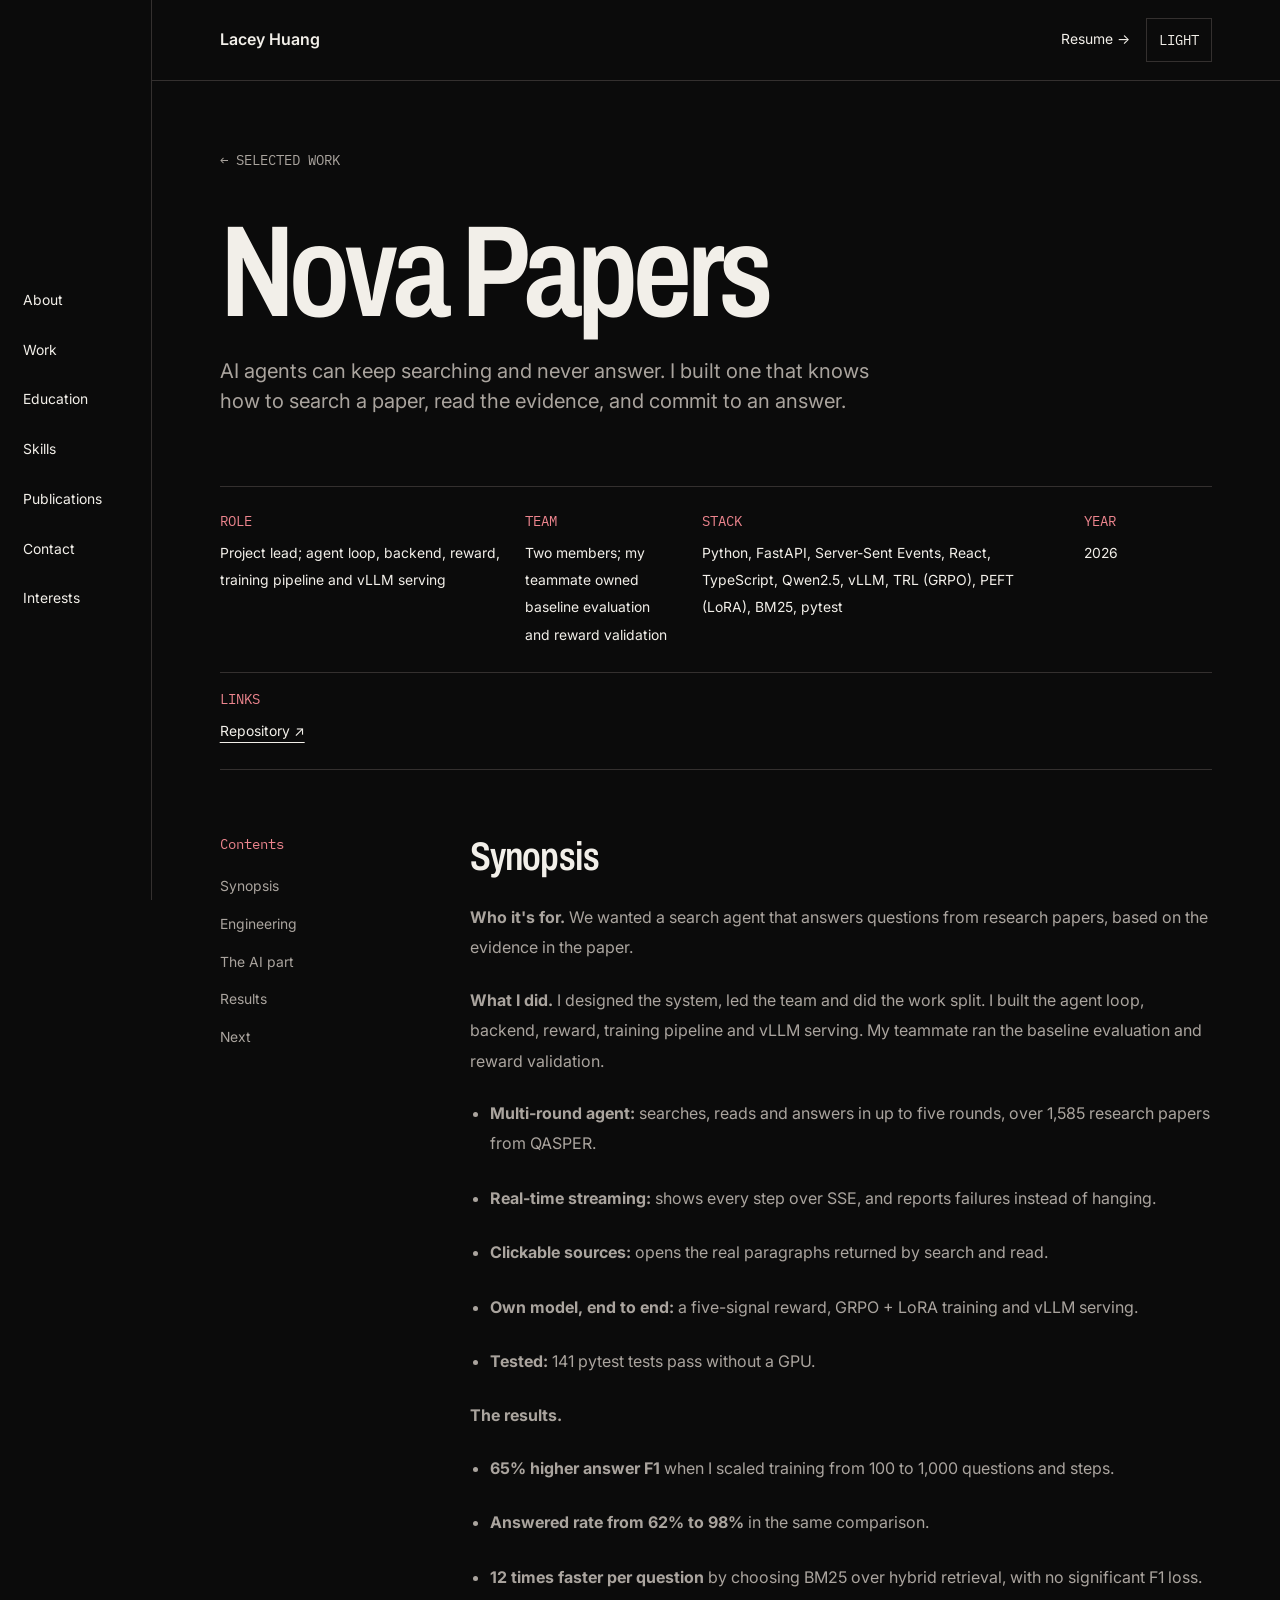
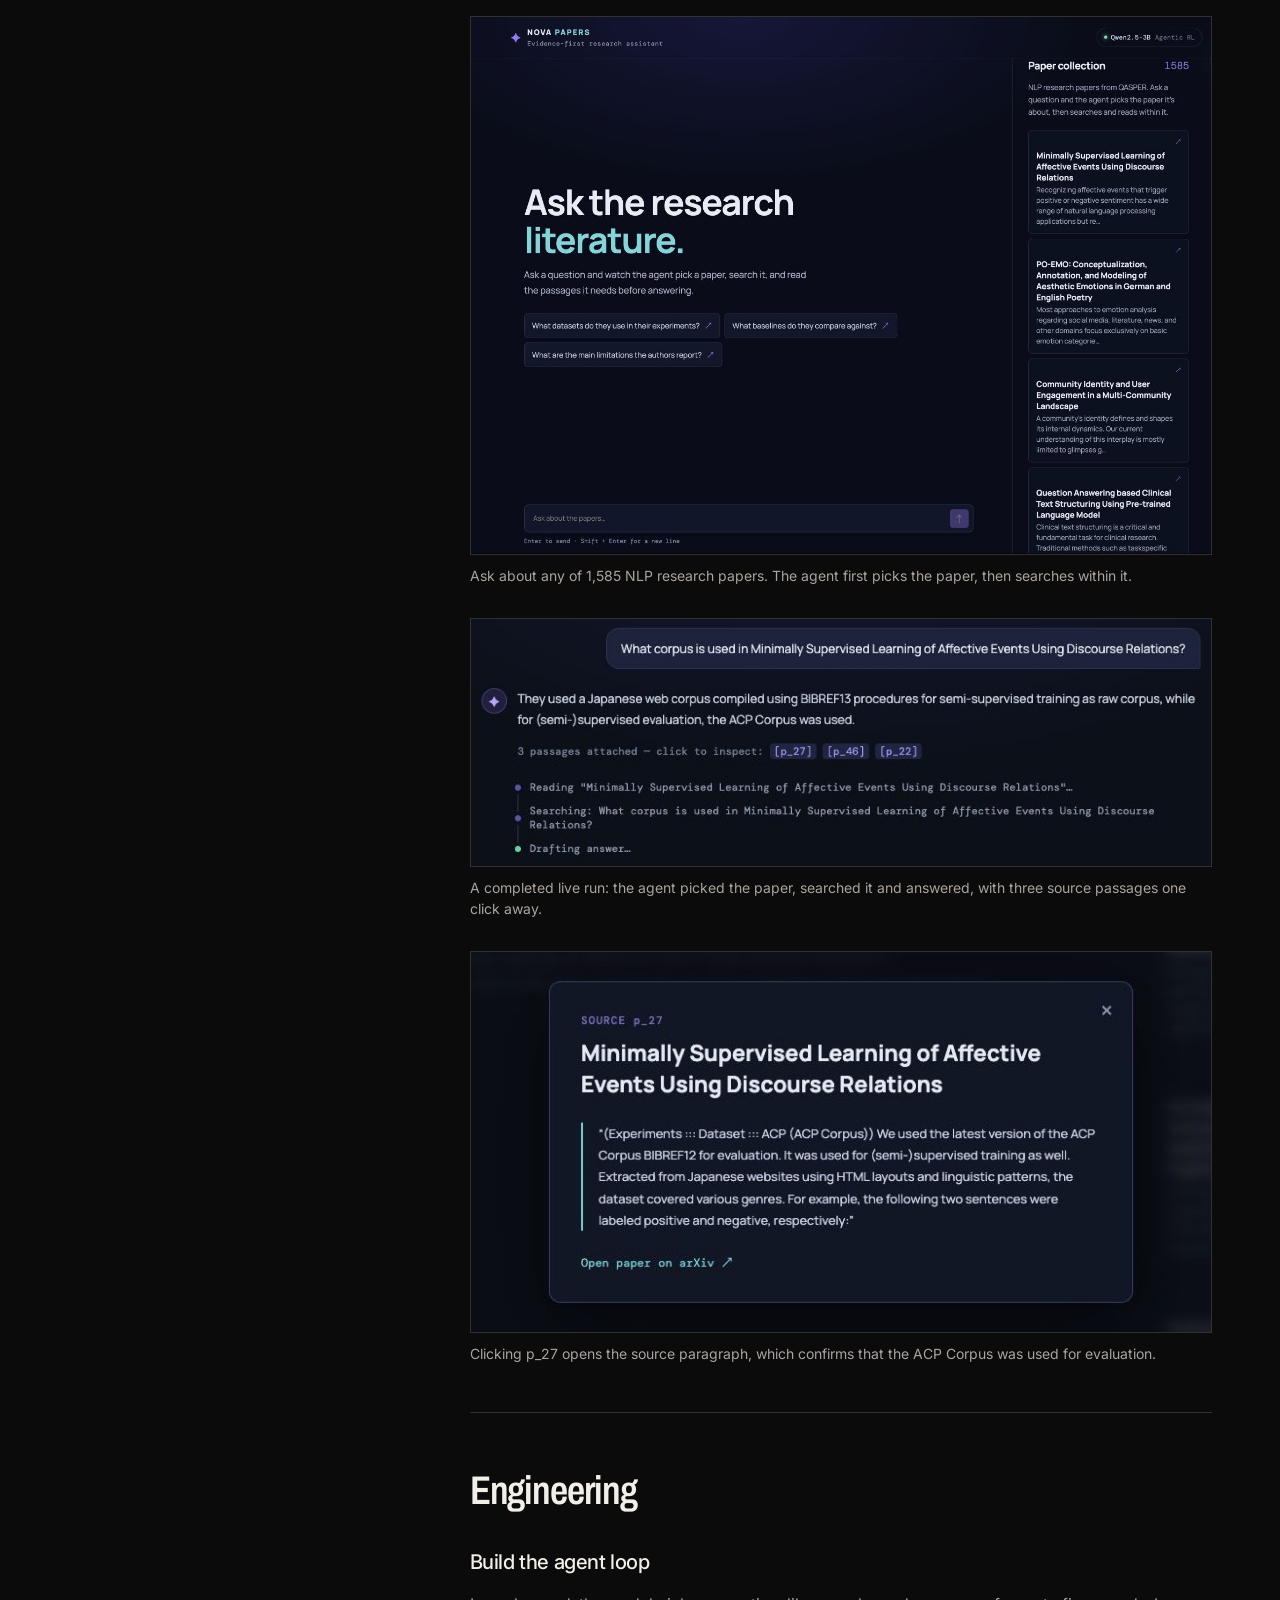
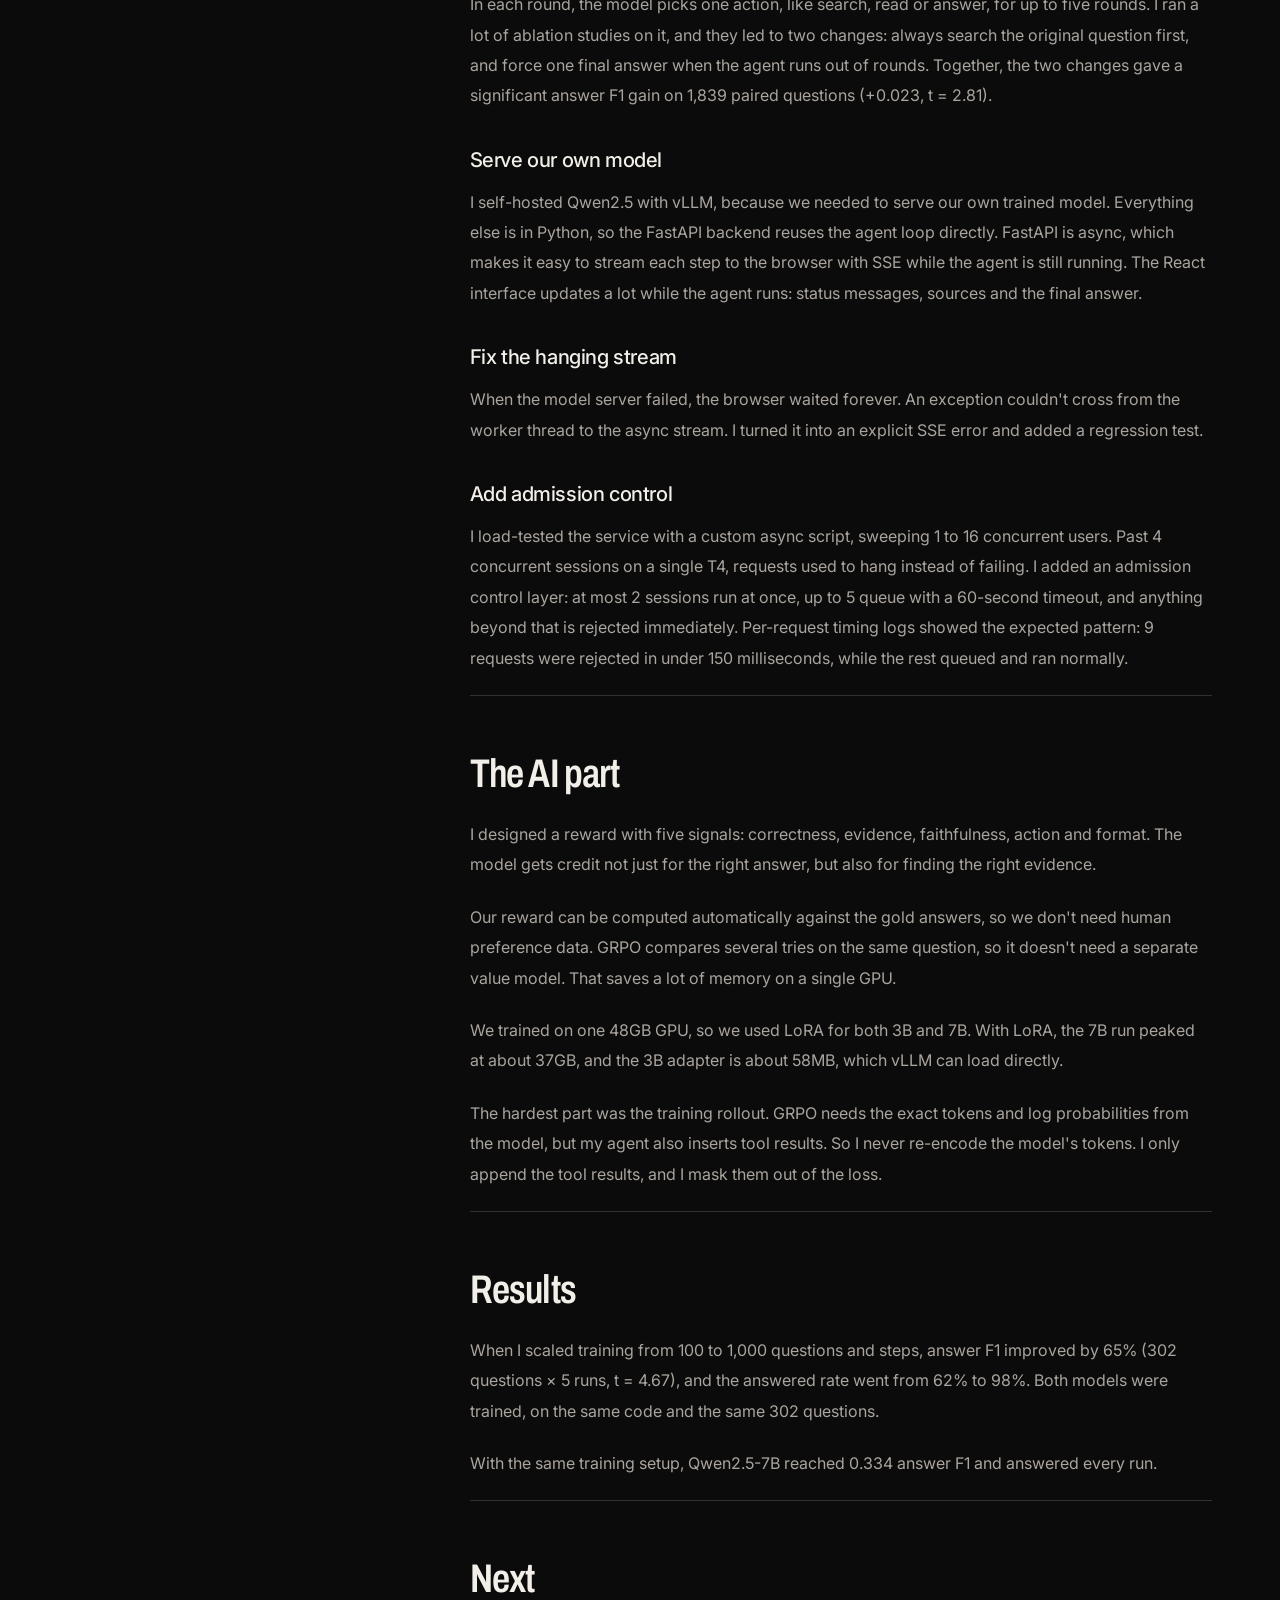
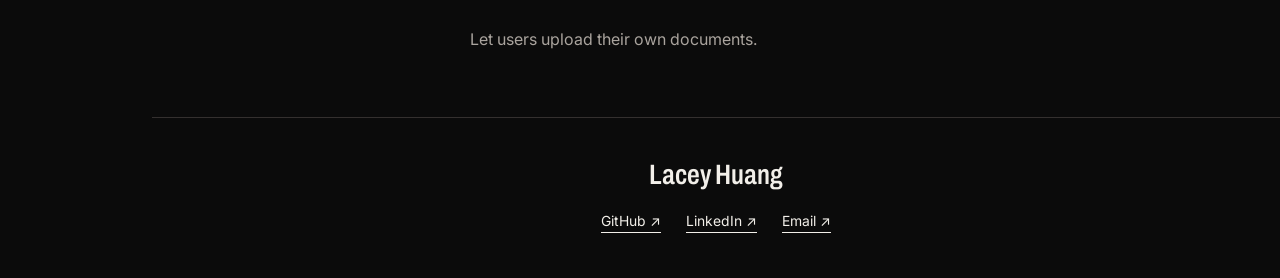
<file: nova-papers.html>
<!doctype html>
<html lang="en" data-theme="dark"><head><meta charset="utf-8"><meta name="viewport" content="width=device-width, initial-scale=1"><meta name="robots" content="noindex, nofollow"><title>Nova Papers — Xianhan (Lacey) Huang</title><meta name="description" content="AI agents can keep searching and never answer. I built one that knows how to search a paper, read the evidence, and commit to an answer."><link rel="preconnect" href="https://fonts.googleapis.com"><link rel="preconnect" href="https://fonts.gstatic.com" crossorigin><link rel="stylesheet" href="styles.css?v=5069272f0d"><script defer src="site.config.js?v=62dd7764d3"></script><script defer src="interactions.js?v=6c155c0b4c"></script></head><body><a class="skip" href="#main">Skip to content</a>
    <header class="site-header"><div class="top shell"><a class="brand" href="index.html">Lacey Huang</a><nav class="nav section-nav" aria-label="Page sections"><a data-section="about" href="index.html#about">About</a><a data-section="work" href="index.html#work">Work</a><a data-section="education" href="index.html#education">Education</a><a data-section="skills" href="index.html#skills">Skills</a><a data-section="publications" href="index.html#publications">Publications</a><a data-section="contact" href="index.html#contact">Contact</a><a data-section="interests" href="index.html#interests">Interests</a></nav><div class="nav-tools"><a class="resume-link" href="assets/Xianhan_Huang_resume.pdf" target="_blank" rel="noopener">Resume →</a><button class="theme-toggle" type="button" aria-label="Switch to light theme" aria-pressed="false">Light</button><button class="menu-toggle" type="button" aria-expanded="false" aria-controls="section-menu">Menu</button></div></div><nav id="section-menu" class="nav-panel shell" aria-label="Mobile page sections" hidden><a data-section="about" href="index.html#about">About</a><a data-section="work" href="index.html#work">Work</a><a data-section="education" href="index.html#education">Education</a><a data-section="skills" href="index.html#skills">Skills</a><a data-section="publications" href="index.html#publications">Publications</a><a data-section="contact" href="index.html#contact">Contact</a><a data-section="interests" href="index.html#interests">Interests</a></nav></header><main id="main" class="shell"><section class="case-top"><a class="back" href="index.html#work">← Selected work</a><h1>Nova Papers</h1><p class="case-deck">AI agents can keep searching and never answer. I built one that knows how to search a paper, read the evidence, and commit to an answer.</p></section><div class="credits"><div><span class="credit-label">Role</span><span class="credit-value">Project lead; agent loop, backend, reward, training pipeline and vLLM serving</span></div><div><span class="credit-label">Team</span><span class="credit-value">Two members; my teammate owned baseline evaluation and reward validation</span></div><div><span class="credit-label">Stack</span><span class="credit-value">Python, FastAPI, Server-Sent Events, React, TypeScript, Qwen2.5, vLLM, TRL (GRPO), PEFT (LoRA), BM25, pytest</span></div><div><span class="credit-label">Year</span><span class="credit-value">2026</span></div><div class="credit-links"><span class="credit-label">Links</span><span class="credit-value"><a href="https://github.com/hxhuser2003/nova-papers">Repository ↗</a></span></div></div><div class="article-layout"><aside class="article-index" aria-label="Case study contents"><p>Contents</p><a href="#synopsis">Synopsis</a><a href="#engineering">Engineering</a><a href="#the-ai-part">The AI part</a><a href="#results">Results</a><a href="#next">Next</a></aside><article class="case-copy"><h2 id="synopsis">Synopsis</h2>
<p><strong>Who it&#x27;s for.</strong> We wanted a search agent that answers questions from research papers, based on the evidence in the paper.</p>
<p><strong>What I did.</strong> I designed the system, led the team and did the work split. I built the agent loop, backend, reward, training pipeline and vLLM serving. My teammate ran the baseline evaluation and reward validation.</p>
<ul><li><strong>Multi-round agent:</strong> searches, reads and answers in up to five rounds, over 1,585 research papers from QASPER.</li><li><strong>Real-time streaming:</strong> shows every step over SSE, and reports failures instead of hanging.</li><li><strong>Clickable sources:</strong> opens the real paragraphs returned by search and read.</li><li><strong>Own model, end to end:</strong> a five-signal reward, GRPO + LoRA training and vLLM serving.</li><li><strong>Tested:</strong> 141 pytest tests pass without a GPU.</li></ul>
<p><strong>The results.</strong></p>
<ul><li><strong>65% higher answer F1</strong> when I scaled training from 100 to 1,000 questions and steps.</li><li><strong>Answered rate from 62% to 98%</strong> in the same comparison.</li><li><strong>12 times faster per question</strong> by choosing BM25 over hybrid retrieval, with no significant F1 loss.</li></ul>
<div class="shots"><figure class="shot"><img src="assets/screens/N0-library-1122.jpg" width="1380" height="1000" loading="lazy" alt="Nova Papers question entry with suggested questions beside a paper collection showing 1585 NLP papers"><figcaption>Ask about any of 1,585 NLP research papers. The agent first picks the paper, then searches within it.</figcaption></figure><figure class="shot"><img src="assets/screens/N3-answer-v2.jpg" width="844" height="282" loading="lazy" alt="An answer naming a Japanese web corpus and the ACP Corpus, three clickable passage IDs, and a trace with paper selection, one search and drafting"><figcaption>A completed live run: the agent picked the paper, searched it and answered, with three source passages one click away.</figcaption></figure><figure class="shot"><img src="assets/screens/N4-source-p27-v2.jpg" width="760" height="390" loading="lazy" alt="Source dialog for paragraph p_27 stating that the ACP Corpus was used for evaluation and semi-supervised training"><figcaption>Clicking p_27 opens the source paragraph, which confirms that the ACP Corpus was used for evaluation.</figcaption></figure></div><h2 id="engineering">Engineering</h2>
<h3 id="build-the-agent-loop">Build the agent loop</h3>
<p>In each round, the model picks one action, like search, read or answer, for up to five rounds. I ran a lot of ablation studies on it, and they led to two changes: always search the original question first, and force one final answer when the agent runs out of rounds. Together, the two changes gave a significant answer F1 gain on 1,839 paired questions (+0.023, t = 2.81).</p>
<h3 id="serve-our-own-model">Serve our own model</h3>
<p>I self-hosted Qwen2.5 with vLLM, because we needed to serve our own trained model. Everything else is in Python, so the FastAPI backend reuses the agent loop directly. FastAPI is async, which makes it easy to stream each step to the browser with SSE while the agent is still running. The React interface updates a lot while the agent runs: status messages, sources and the final answer.</p>
<h3 id="fix-the-hanging-stream">Fix the hanging stream</h3>
<p>When the model server failed, the browser waited forever. An exception couldn&#x27;t cross from the worker thread to the async stream. I turned it into an explicit SSE error and added a regression test.</p>
<h3 id="add-admission-control">Add admission control</h3>
<p>I load-tested the service with a custom async script, sweeping 1 to 16 concurrent users. Past 4 concurrent sessions on a single T4, requests used to hang instead of failing. I added an admission control layer: at most 2 sessions run at once, up to 5 queue with a 60-second timeout, and anything beyond that is rejected immediately. Per-request timing logs showed the expected pattern: 9 requests were rejected in under 150 milliseconds, while the rest queued and ran normally.</p>
<h2 id="the-ai-part">The AI part</h2>
<p>I designed a reward with five signals: correctness, evidence, faithfulness, action and format. The model gets credit not just for the right answer, but also for finding the right evidence.</p>
<p>Our reward can be computed automatically against the gold answers, so we don&#x27;t need human preference data. GRPO compares several tries on the same question, so it doesn&#x27;t need a separate value model. That saves a lot of memory on a single GPU.</p>
<p>We trained on one 48GB GPU, so we used LoRA for both 3B and 7B. With LoRA, the 7B run peaked at about 37GB, and the 3B adapter is about 58MB, which vLLM can load directly.</p>
<p>The hardest part was the training rollout. GRPO needs the exact tokens and log probabilities from the model, but my agent also inserts tool results. So I never re-encode the model&#x27;s tokens. I only append the tool results, and I mask them out of the loss.</p>
<h2 id="results">Results</h2>
<p>When I scaled training from 100 to 1,000 questions and steps, answer F1 improved by 65% (302 questions × 5 runs, t = 4.67), and the answered rate went from 62% to 98%. Both models were trained, on the same code and the same 302 questions.</p>
<p>With the same training setup, Qwen2.5-7B reached 0.334 answer F1 and answered every run.</p>
<h2 id="next">Next</h2>
<p>Let users upload their own documents.</p></article></div></main><footer class="footer shell"><p class="footer-name">Lacey Huang</p><div class="footer-links"><a data-link="github">GitHub ↗</a><a data-link="linkedin">LinkedIn ↗</a><a data-link="email">Email ↗</a></div></footer></body></html>
</file>
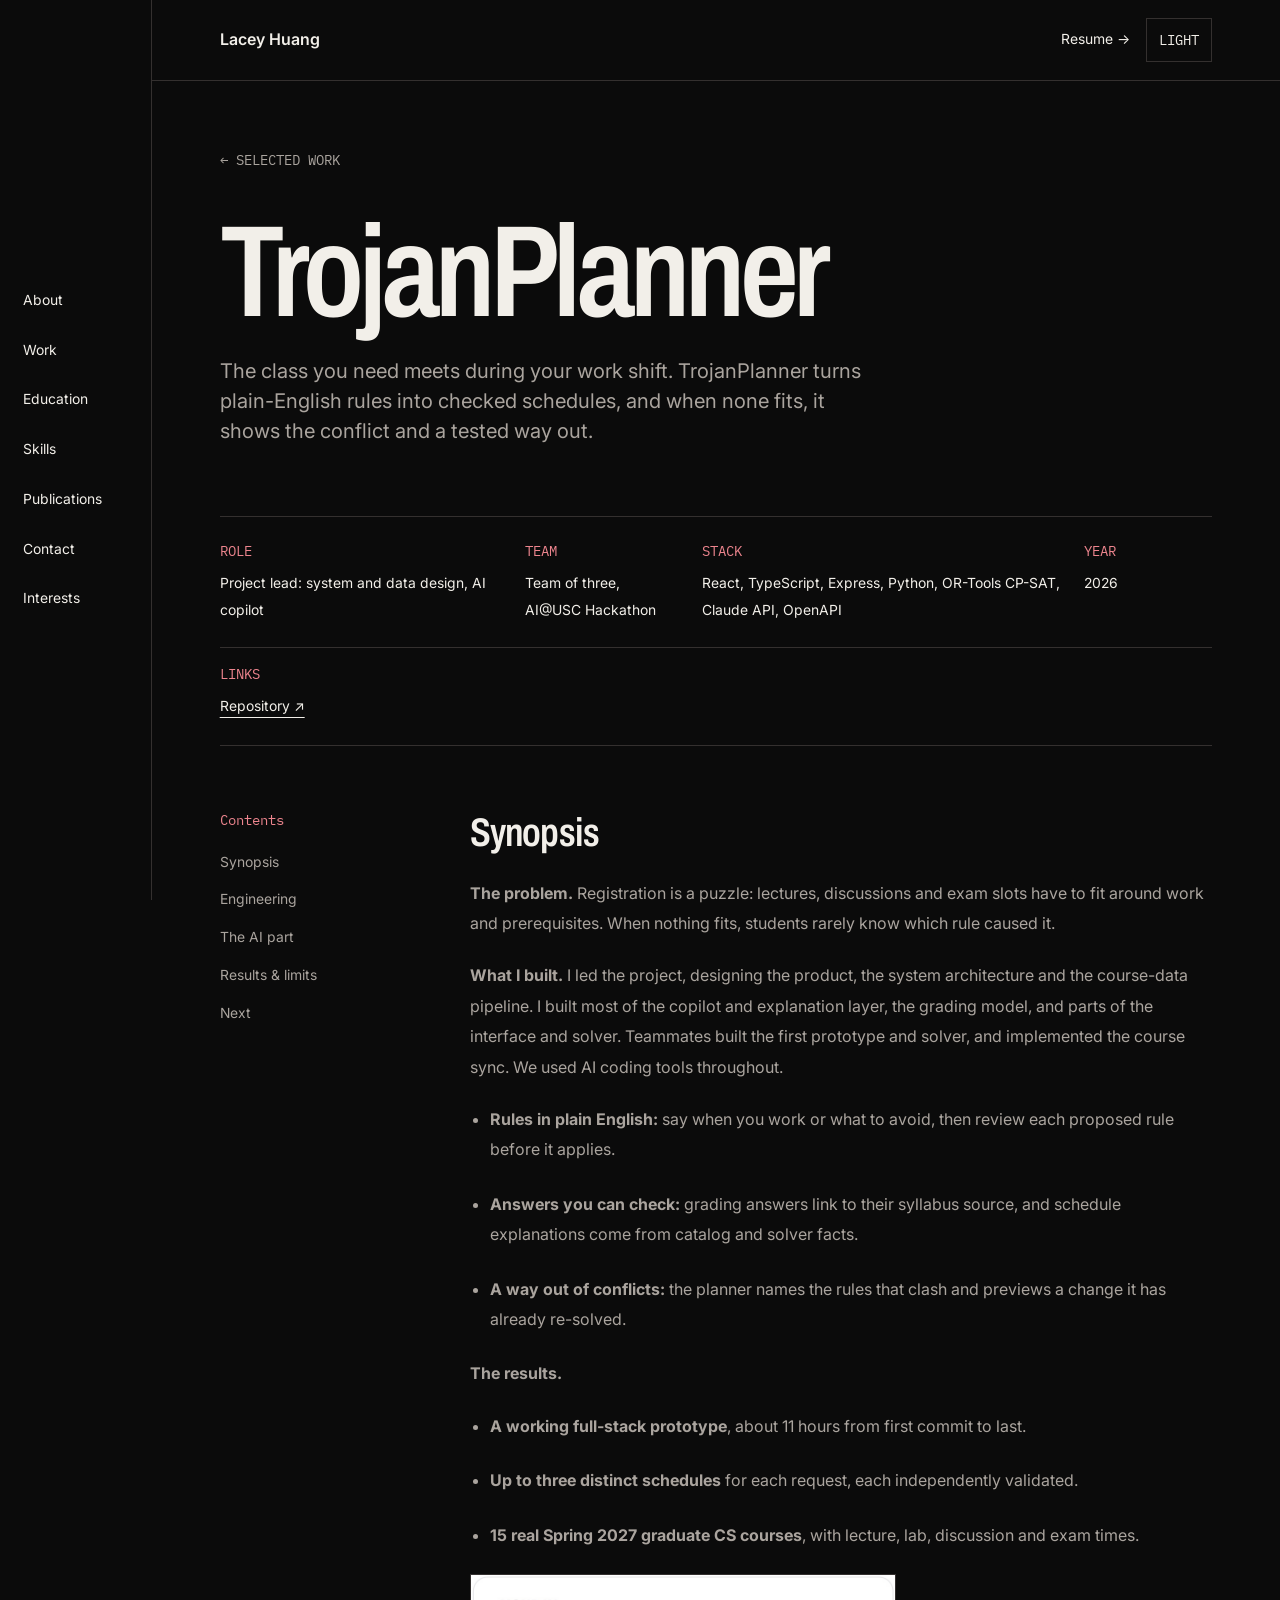
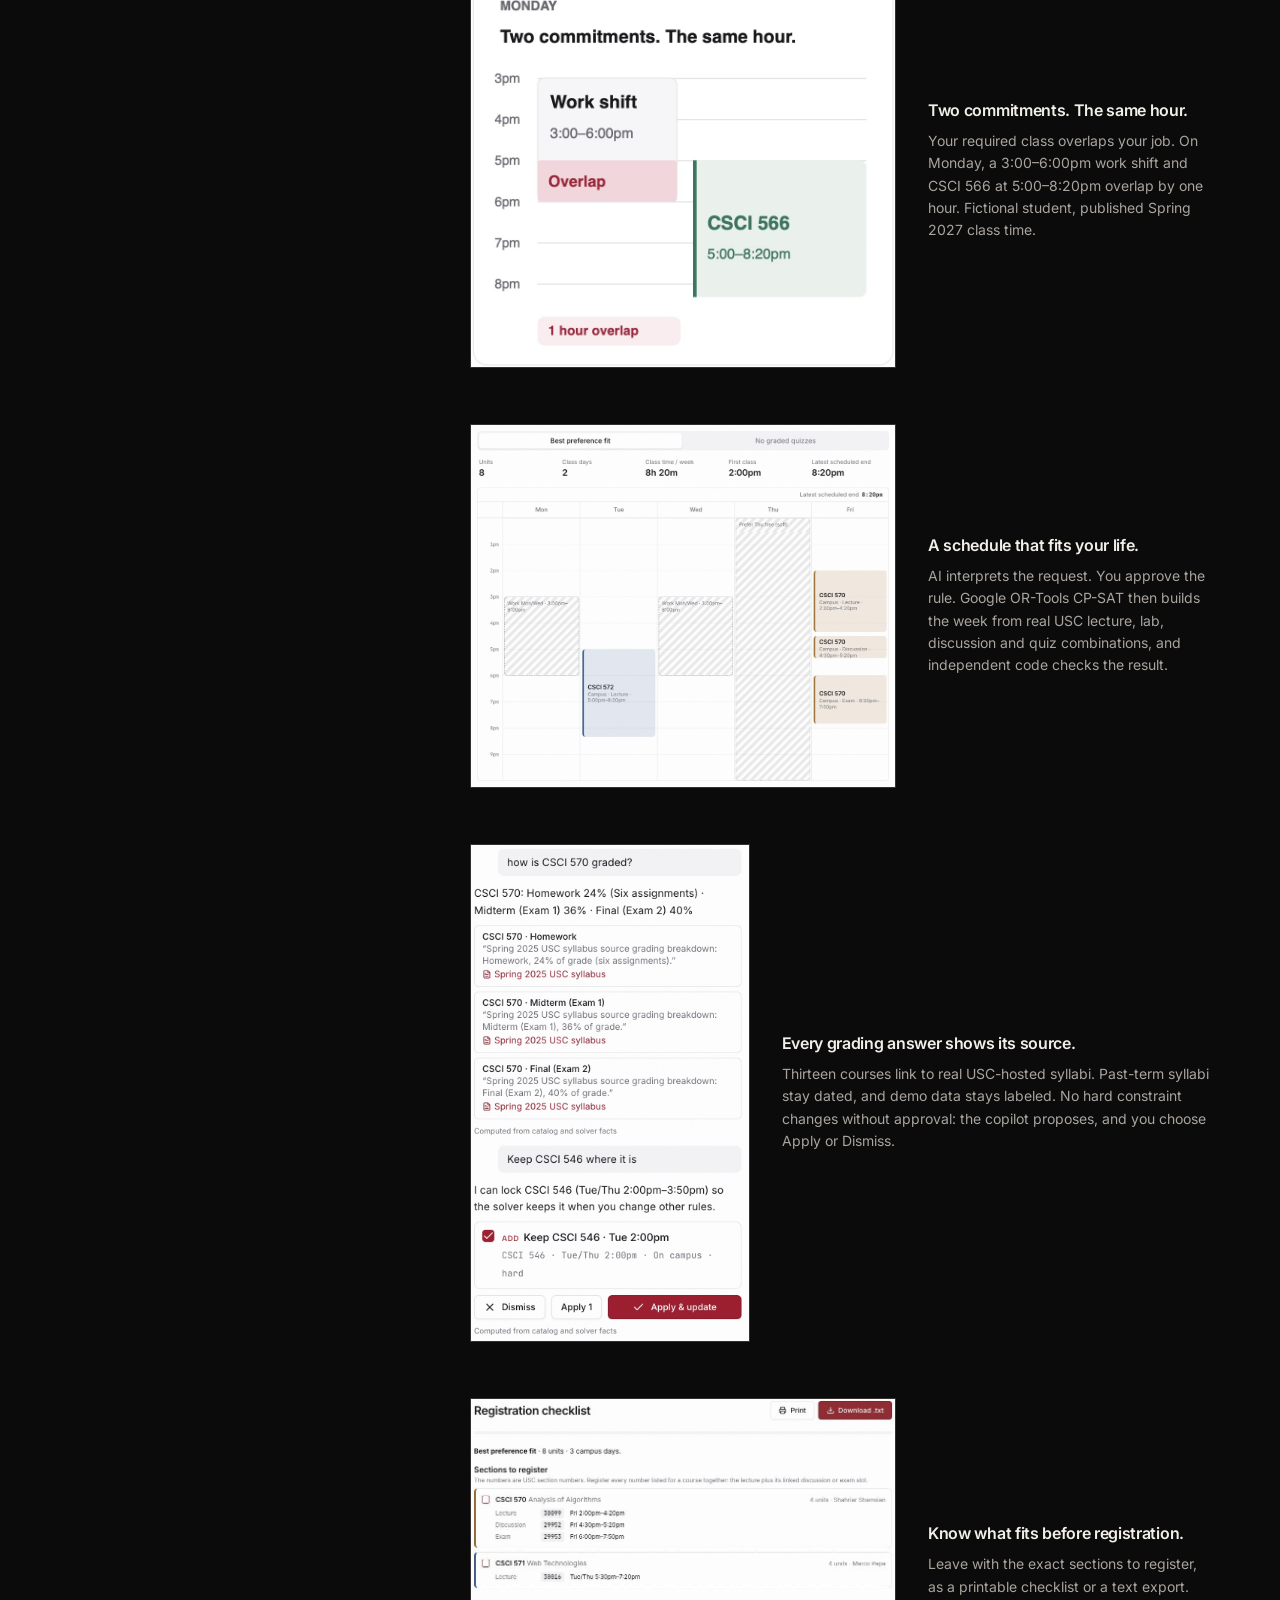
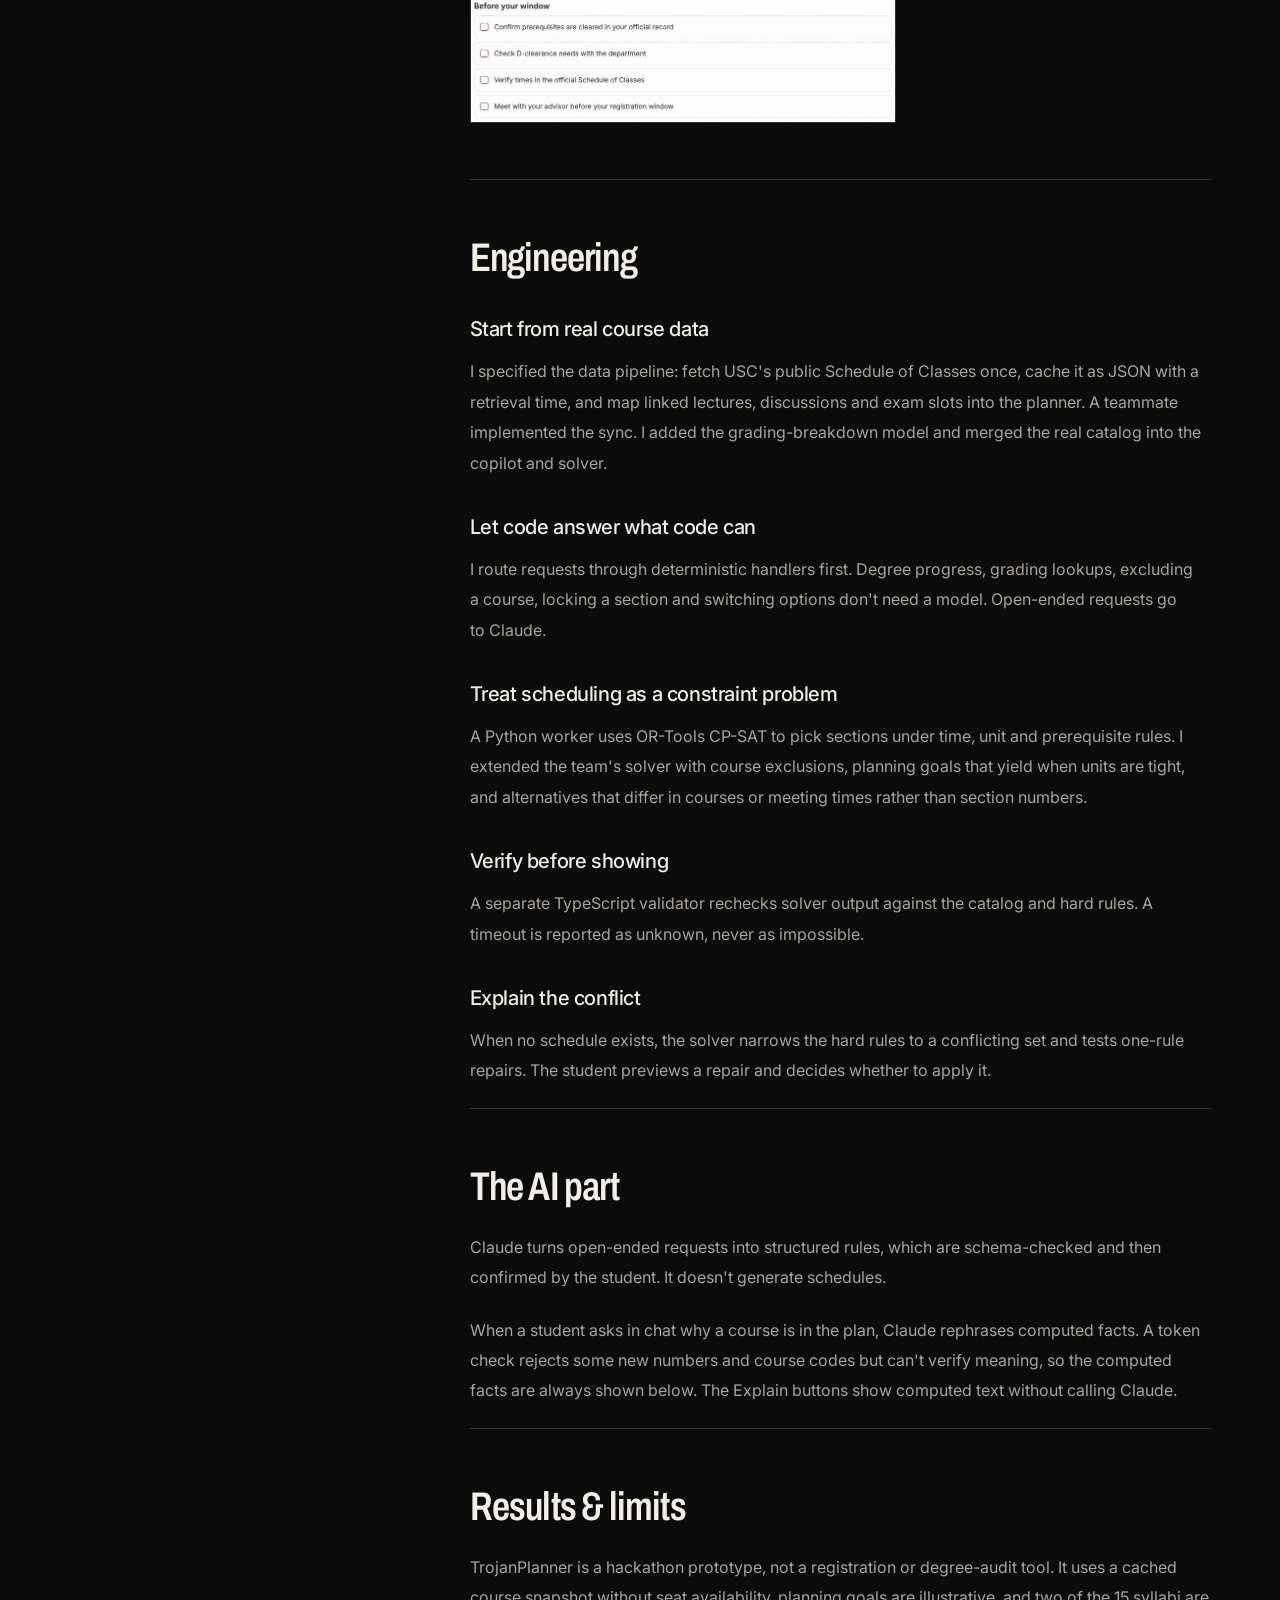
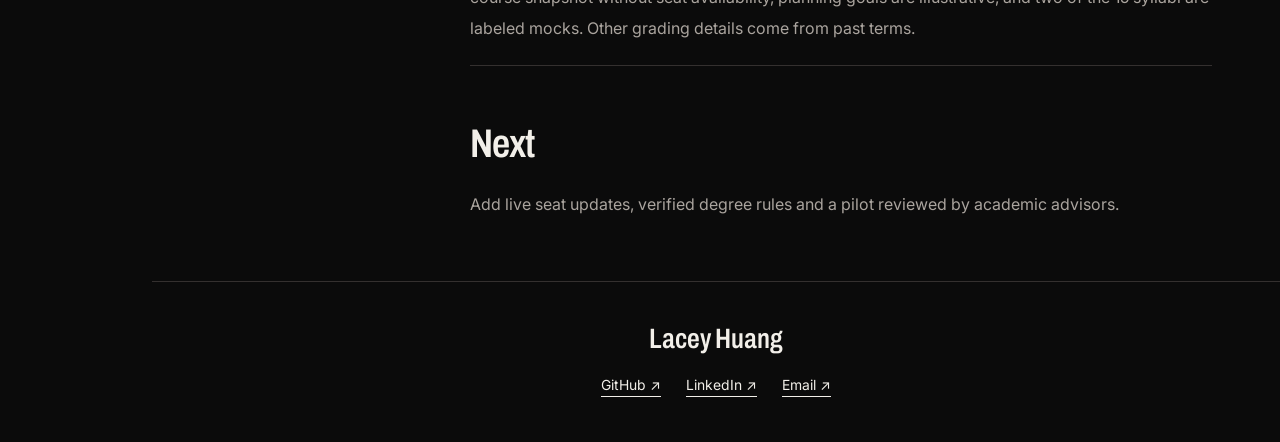
<file: trojanplanner.html>
<!doctype html>
<html lang="en" data-theme="dark"><head><meta charset="utf-8"><meta name="viewport" content="width=device-width, initial-scale=1"><meta name="robots" content="noindex, nofollow"><title>TrojanPlanner — Xianhan (Lacey) Huang</title><meta name="description" content="The class you need meets during your work shift. TrojanPlanner turns plain-English rules into checked schedules, and when none fits, it shows the conflict and a tested way out."><link rel="preconnect" href="https://fonts.googleapis.com"><link rel="preconnect" href="https://fonts.gstatic.com" crossorigin><link rel="stylesheet" href="styles.css?v=5069272f0d"><script defer src="site.config.js?v=62dd7764d3"></script><script defer src="interactions.js?v=6c155c0b4c"></script></head><body><a class="skip" href="#main">Skip to content</a>
    <header class="site-header"><div class="top shell"><a class="brand" href="index.html">Lacey Huang</a><nav class="nav section-nav" aria-label="Page sections"><a data-section="about" href="index.html#about">About</a><a data-section="work" href="index.html#work">Work</a><a data-section="education" href="index.html#education">Education</a><a data-section="skills" href="index.html#skills">Skills</a><a data-section="publications" href="index.html#publications">Publications</a><a data-section="contact" href="index.html#contact">Contact</a><a data-section="interests" href="index.html#interests">Interests</a></nav><div class="nav-tools"><a class="resume-link" href="assets/Xianhan_Huang_resume.pdf" target="_blank" rel="noopener">Resume →</a><button class="theme-toggle" type="button" aria-label="Switch to light theme" aria-pressed="false">Light</button><button class="menu-toggle" type="button" aria-expanded="false" aria-controls="section-menu">Menu</button></div></div><nav id="section-menu" class="nav-panel shell" aria-label="Mobile page sections" hidden><a data-section="about" href="index.html#about">About</a><a data-section="work" href="index.html#work">Work</a><a data-section="education" href="index.html#education">Education</a><a data-section="skills" href="index.html#skills">Skills</a><a data-section="publications" href="index.html#publications">Publications</a><a data-section="contact" href="index.html#contact">Contact</a><a data-section="interests" href="index.html#interests">Interests</a></nav></header><main id="main" class="shell"><section class="case-top"><a class="back" href="index.html#work">← Selected work</a><h1>Trojan<wbr>Planner</h1><p class="case-deck">The class you need meets during your work shift. TrojanPlanner turns plain-English rules into checked schedules, and when none fits, it shows the conflict and a tested way out.</p></section><div class="credits"><div><span class="credit-label">Role</span><span class="credit-value">Project lead: system and data design, AI copilot</span></div><div><span class="credit-label">Team</span><span class="credit-value">Team of three, AI@USC Hackathon</span></div><div><span class="credit-label">Stack</span><span class="credit-value">React, TypeScript, Express, Python, OR-Tools CP-SAT, Claude API, OpenAPI</span></div><div><span class="credit-label">Year</span><span class="credit-value">2026</span></div><div class="credit-links"><span class="credit-label">Links</span><span class="credit-value"><a href="https://github.com/hxhuser2003/trojanplanner">Repository ↗</a></span></div></div><div class="article-layout"><aside class="article-index" aria-label="Case study contents"><p>Contents</p><a href="#synopsis">Synopsis</a><a href="#engineering">Engineering</a><a href="#the-ai-part">The AI part</a><a href="#results-limits">Results &amp; limits</a><a href="#next">Next</a></aside><article class="case-copy"><h2 id="synopsis">Synopsis</h2>
<p><strong>The problem.</strong> Registration is a puzzle: lectures, discussions and exam slots have to fit around work and prerequisites. When nothing fits, students rarely know which rule caused it.</p>
<p><strong>What I built.</strong> I led the project, designing the product, the system architecture and the course-data pipeline. I built most of the copilot and explanation layer, the grading model, and parts of the interface and solver. Teammates built the first prototype and solver, and implemented the course sync. We used AI coding tools throughout.</p>
<ul><li><strong>Rules in plain English:</strong> say when you work or what to avoid, then review each proposed rule before it applies.</li><li><strong>Answers you can check:</strong> grading answers link to their syllabus source, and schedule explanations come from catalog and solver facts.</li><li><strong>A way out of conflicts:</strong> the planner names the rules that clash and previews a change it has already re-solved.</li></ul>
<p><strong>The results.</strong></p>
<ul><li><strong>A working full-stack prototype</strong>, about 11 hours from first commit to last.</li><li><strong>Up to three distinct schedules</strong> for each request, each independently validated.</li><li><strong>15 real Spring 2027 graduate CS courses</strong>, with lecture, lab, discussion and exam times.</li></ul>
<div class="tsteps"><figure class="tstep"><img src="assets/screens/T4-conflict.jpg" width="890" height="822" loading="lazy" alt="Monday timeline: a work shift from 3 to 6pm overlaps CSCI 566, which meets from 5 to 8:20pm, by one hour"><figcaption><h3>Two commitments. The same hour.</h3><p>Your required class overlaps your job. On Monday, a 3:00–6:00pm work shift and CSCI 566 at 5:00–8:20pm overlap by one hour. Fictional student, published Spring 2027 class time.</p></figcaption></figure><figure class="tstep"><img src="assets/screens/T2-schedule.jpg" width="1000" height="853" loading="lazy" alt="An eight-unit week: CSCI 572 on Tuesday, CSCI 570 on Friday, work hours on Monday and Wednesday, and Thursday free"><figcaption><h3>A schedule that fits your life.</h3><p>AI interprets the request. You approve the rule. Google OR-Tools CP-SAT then builds the week from real USC lecture, lab, discussion and quiz combinations, and independent code checks the result.</p></figcaption></figure><figure class="tstep tstep-narrow"><img src="assets/screens/T3-copilot.jpg" width="740" height="1320" loading="lazy" alt="Copilot showing cited grading details for CSCI 570 and a proposed section lock with Apply and Dismiss buttons"><figcaption><h3>Every grading answer shows its source.</h3><p>Thirteen courses link to real USC-hosted syllabi. Past-term syllabi stay dated, and demo data stays labeled. No hard constraint changes without approval: the copilot proposes, and you choose Apply or Dismiss.</p></figcaption></figure><figure class="tstep"><img src="assets/screens/T5-checklist.jpg" width="864" height="659" loading="lazy" alt="Registration checklist with section numbers and times for CSCI 570 and CSCI 571, plus steps to take before registering"><figcaption><h3>Know what fits before registration.</h3><p>Leave with the exact sections to register, as a printable checklist or a text export.</p></figcaption></figure></div><h2 id="engineering">Engineering</h2>
<h3 id="start-from-real-course-data">Start from real course data</h3>
<p>I specified the data pipeline: fetch USC&#x27;s public Schedule of Classes once, cache it as JSON with a retrieval time, and map linked lectures, discussions and exam slots into the planner. A teammate implemented the sync. I added the grading-breakdown model and merged the real catalog into the copilot and solver.</p>
<h3 id="let-code-answer-what-code-can">Let code answer what code can</h3>
<p>I route requests through deterministic handlers first. Degree progress, grading lookups, excluding a course, locking a section and switching options don&#x27;t need a model. Open-ended requests go to Claude.</p>
<h3 id="treat-scheduling-as-a-constraint-problem">Treat scheduling as a constraint problem</h3>
<p>A Python worker uses OR-Tools CP-SAT to pick sections under time, unit and prerequisite rules. I extended the team&#x27;s solver with course exclusions, planning goals that yield when units are tight, and alternatives that differ in courses or meeting times rather than section numbers.</p>
<h3 id="verify-before-showing">Verify before showing</h3>
<p>A separate TypeScript validator rechecks solver output against the catalog and hard rules. A timeout is reported as unknown, never as impossible.</p>
<h3 id="explain-the-conflict">Explain the conflict</h3>
<p>When no schedule exists, the solver narrows the hard rules to a conflicting set and tests one-rule repairs. The student previews a repair and decides whether to apply it.</p>
<h2 id="the-ai-part">The AI part</h2>
<p>Claude turns open-ended requests into structured rules, which are schema-checked and then confirmed by the student. It doesn&#x27;t generate schedules.</p>
<p>When a student asks in chat why a course is in the plan, Claude rephrases computed facts. A token check rejects some new numbers and course codes but can&#x27;t verify meaning, so the computed facts are always shown below. The Explain buttons show computed text without calling Claude.</p>
<h2 id="results-limits">Results &amp; limits</h2>
<p>TrojanPlanner is a hackathon prototype, not a registration or degree-audit tool. It uses a cached course snapshot without seat availability, planning goals are illustrative, and two of the 15 syllabi are labeled mocks. Other grading details come from past terms.</p>
<h2 id="next">Next</h2>
<p>Add live seat updates, verified degree rules and a pilot reviewed by academic advisors.</p></article></div></main><footer class="footer shell"><p class="footer-name">Lacey Huang</p><div class="footer-links"><a data-link="github">GitHub ↗</a><a data-link="linkedin">LinkedIn ↗</a><a data-link="email">Email ↗</a></div></footer></body></html>
</file>
<file: styles.css>
@import url('https://fonts.googleapis.com/css2?family=Inter:wght@400;500;600;700&family=IBM+Plex+Mono:wght@400;500&family=Archivo:wdth,wght@62..125,400..600&family=Playfair+Display:ital,wght@1,400;1,500&display=swap');
:root{color-scheme:dark;--fs-xs:0.75rem;--fs-sm:0.875rem;--fs-md:1rem;--fs-lg:1.25rem;--fs-xl:1.75rem;--fs-2xl:2.5rem;--fs-3xl:3.5rem;--fs-4xl:4.5rem;--bg:#0b0b0b;--fg:#f2efe9;--muted:#aaa49e;--line:#34302f;--surface:#171212;--red:#b64054;--accent:#ed858e;--button:#8e2b3e;--button-text:#fff5f4;--display:'Archivo','Helvetica Neue',Arial,sans-serif;--sans:'Inter','Helvetica Neue',Arial,sans-serif;--mono:'IBM Plex Mono',monospace}
:root[data-theme=light]{color-scheme:light;--bg:#ffffff;--fg:#191513;--muted:#5e5e5e;--line:#dedede;--surface:#f4f4f4;--accent:#962d40;--button:#962d40;--button-text:#fff5f4}
*{box-sizing:border-box}html{scroll-padding-top:100px}body{margin:0;background:var(--bg);color:var(--fg);font:var(--fs-md)/1.7 var(--sans)}a{color:inherit;text-decoration-thickness:1px;text-underline-offset:6px}button{font:inherit;cursor:pointer}a,button{-webkit-tap-highlight-color:transparent}:focus-visible{outline:3px solid var(--accent);outline-offset:6px}.shell{max-width:1500px;padding:0 6%;margin:auto}.mono{font:var(--fs-sm)/1.7 var(--mono);text-transform:uppercase;letter-spacing:.09em}.muted{color:var(--muted)}.skip{position:absolute;left:20px;top:-100px;background:var(--fg);color:var(--bg);padding:12px;z-index:10}.skip:focus{top:12px}.review-note{padding:7px 6%;background:var(--surface);color:var(--muted);font:var(--fs-sm)/1.5 var(--mono);text-align:center;letter-spacing:.02em}.top{display:flex;justify-content:space-between;align-items:center;gap:24px;padding-block:28px;border-bottom:1px solid var(--line)}.brand{text-decoration:none;font-size:var(--fs-md);font-weight:600}.nav{display:flex;align-items:center;gap:28px}.nav a{text-decoration:none;font-size:var(--fs-sm)}.theme-toggle{min-height:44px;min-width:44px;padding:8px 12px;border:1px solid var(--line);background:none;color:var(--fg);font:var(--fs-sm) var(--mono);text-transform:uppercase}.eyebrow{color:var(--accent);margin:0 0 14px}.hero{padding-top:85px}.hero-grid{display:grid;grid-template-columns:minmax(0,1fr) 240px;gap:60px;align-items:end}.hero h1{font:clamp(4.1875rem,1rem + 7.8vw,8.25rem)/.88 var(--display);font-weight:600;letter-spacing:-.045em;margin:0 0 30px;font-stretch:75%}.hero h1 em{color:var(--accent);font-style:normal}.hero-role{font:500 clamp(1.4375rem,1rem + 1.7vw,2.4375rem)/1.2 var(--sans);letter-spacing:-.04em;margin:0 0 18px}.hero-summary{font-size:var(--fs-lg);line-height:1.5;max-width:35ch;margin:0;color:var(--muted)}.availability{font:var(--fs-sm)/1.9 var(--mono);color:var(--muted);margin:24px 0}.actions{display:flex;align-items:center;flex-wrap:wrap;gap:23px;font-size:var(--fs-sm)}.actions .primary{background:var(--button);color:var(--button-text);padding:12px 22px;text-decoration:none}.portrait{aspect-ratio:4/5;border:1px solid var(--line);background:var(--surface);position:relative;display:grid;place-items:center}.portrait:before{content:'';width:45%;height:42%;border:1px solid var(--line);border-radius:50% 50% 44% 44%;transform:translateY(-12%)}.portrait .mono{position:absolute;bottom:16px;left:16px;color:var(--muted);font-size:var(--fs-xs)}.portrait-note{font:var(--fs-sm) var(--mono);color:var(--muted);text-align:right}.hero-bottom{display:flex;justify-content:space-between;gap:20px;color:var(--muted);border-bottom:1px solid var(--line);padding:50px 0 23px;margin-top:15px}.section{padding-block:75px;border-bottom:1px solid var(--line)}.section-top{display:flex;align-items:baseline;justify-content:space-between;gap:25px;margin-bottom:30px}.section-top h2{font:var(--fs-3xl)/1.05 var(--display);font-weight:600;letter-spacing:-.025em;margin:0;font-stretch:75%}.section-top .mono{color:var(--muted)}.work-grid{display:grid;grid-template-columns:1fr 1fr;gap:36px 30px}.work-featured{grid-column:1/-1}.art{aspect-ratio:2.39/1;position:relative;display:flex;align-items:center;justify-content:center;background:#1b1114;color:#f2efe9;overflow:hidden;isolation:isolate}.art:before{content:'';position:absolute;inset:0;z-index:-1;background:radial-gradient(ellipse at 15% 130%,#722e3f88,transparent 65%)}.art:after{content:'';position:absolute;inset:0;pointer-events:none;opacity:.055;background-image:url("data:image/svg+xml,%3Csvg xmlns='http://www.w3.org/2000/svg' viewBox='0 0 180 180'%3E%3Cfilter id='n'%3E%3CfeTurbulence type='fractalNoise' baseFrequency='.8' numOctaves='3' stitchTiles='stitch'/%3E%3C/filter%3E%3Cpath filter='url(%23n)' fill='%23fff' d='M0 0h180v180H0z'/%3E%3C/svg%3E")}.art svg{position:absolute;inset:0;width:100%;height:100%;opacity:.3;z-index:-1}.art-center{text-align:center}.art-center .mono{color:#d69aa5;font-size:var(--fs-sm)}.art-title{font:clamp(2.625rem,1rem + 5.9vw,6.25rem)/1 var(--display);letter-spacing:-.035em;margin:14px 0;font-weight:600;font-stretch:75%}.art-caption{position:absolute;bottom:17px;left:22px;right:22px;display:flex;justify-content:space-between;gap:15px;font:var(--fs-xs) var(--mono);text-transform:uppercase;color:#d0b8b9}.art-link{display:block;text-decoration:none}.art-link .view{position:absolute;right:22px;top:20px;font:var(--fs-sm) var(--mono);background:#f2efe9;color:#171112;padding:8px 13px}.work-meta{display:flex;justify-content:space-between;align-items:baseline;gap:20px;margin-top:20px}.work-meta h3{font:var(--fs-xl)/1.1 var(--display);margin:0;font-weight:600;font-stretch:75%}.work-meta .mono{font-size:var(--fs-sm);color:var(--muted)}.work-summary{font-size:var(--fs-md);line-height:1.7;color:var(--muted);max-width:70ch;margin:12px 0}.stack{font:var(--fs-sm)/1.8 var(--mono);text-transform:uppercase;color:var(--accent)}.art-small{aspect-ratio:16/9}.art-small .art-title{font-size:clamp(1.875rem,1rem + 3.3vw,3.625rem)}.art-small .art-center .mono{font-size:var(--fs-xs)}.art-movie{background:#181414}.art-nova{background:#141518}.work-copy-link{font-size:var(--fs-sm);color:var(--muted)}.two-col{display:grid;grid-template-columns:1fr 1.4fr;gap:70px}.two-col h2{font:var(--fs-3xl)/1 var(--display);font-weight:600;margin:0;font-stretch:75%}.about-lead{font:var(--fs-xl)/1.25 var(--display);margin-top:0;letter-spacing:-.01em;font-weight:500;font-stretch:75%}.prose p,.prose li{font-size:var(--fs-md);line-height:1.85;color:var(--muted)}.prose p{margin:0 0 20px}.experience-item{padding:27px 0;border-top:1px solid var(--line)}.experience-item:first-child{padding-top:0;border-top:0}.experience-title{display:flex;justify-content:space-between;gap:25px;align-items:baseline}.experience-title h3{font-size:var(--fs-lg);font-weight:500;margin:0}.experience-title time{font:var(--fs-sm)/1.6 var(--mono);color:var(--muted);white-space:nowrap}.experience-role{font:var(--fs-sm)/1.8 var(--mono);color:var(--accent);margin:10px 0 18px}.experience-item ul{padding-left:18px;margin:0}.experience-item li{padding-left:4px;margin-bottom:13px}.publication{display:grid;grid-template-columns:72px 1fr 24px;gap:24px;align-items:start;text-decoration:none;border-top:1px solid var(--line);padding-top:24px}.publication h3{font:var(--fs-2xl)/1.2 var(--display);font-weight:600;margin:0 0 12px;font-stretch:75%}.publication p{max-width:62ch;color:var(--muted);font-size:var(--fs-md);margin:0}.year{font:var(--fs-sm) var(--mono);color:var(--accent);padding-top:8px}.skill-row{display:grid;grid-template-columns:160px 1fr;gap:30px;border-top:1px solid var(--line);padding:17px 0}.skill-row h3{font:var(--fs-sm)/1.8 var(--mono);font-weight:400;margin:0;color:var(--accent);text-transform:uppercase}.skill-row p{font-size:var(--fs-md);margin:0;color:var(--muted)}.education-item{padding-bottom:25px}.education-item h3{font-size:var(--fs-lg);font-weight:500;margin:0 0 9px}.education-item p{font-size:var(--fs-sm);color:var(--muted);margin:0}.contact{padding-block:90px;text-align:center}.contact h2{font:clamp(3rem,1rem + 5.7vw,5.5rem)/1 var(--display);font-weight:600;letter-spacing:-.03em;margin:0 0 23px;font-stretch:75%}.contact>p{color:var(--muted);font-size:var(--fs-md);max-width:60ch;margin:0 auto 28px}.email-actions{display:flex;justify-content:center;align-items:center;flex-wrap:wrap;gap:20px}.email-actions>a{font-size:clamp(1.125rem,1rem + 1.9vw,1.8125rem)}.copy-email{background:none;border:1px solid var(--line);color:var(--fg);min-height:44px;padding:10px 16px;font:var(--fs-sm) var(--mono)}.copy-status{min-height:22px;font-size:var(--fs-sm);color:var(--accent);margin-top:12px}.footer{border-top:1px solid var(--line);padding:32px 0 44px;text-align:center}.footer .mono{color:var(--muted);font-size:var(--fs-sm)}.footer-name{font:var(--fs-xl) var(--display);margin:9px 0 20px;font-weight:600;font-stretch:75%}.footer-links{display:flex;justify-content:center;flex-wrap:wrap;gap:25px;font-size:var(--fs-sm)}.resume-status{font:var(--fs-sm) var(--mono);color:var(--muted);margin-top:25px}.case-top{padding:65px 0 40px}.back{font:var(--fs-sm) var(--mono);text-transform:uppercase;color:var(--muted);text-decoration:none}.case-top h1{font:clamp(4.125rem,1rem + 8.9vw,8.5rem)/1 var(--display);font-weight:600;letter-spacing:-.04em;margin:35px 0 18px;font-stretch:75%}.case-deck{font-size:var(--fs-lg);line-height:1.5;max-width:51ch;color:var(--muted);margin:0}.disclaimer{font:var(--fs-sm) var(--mono);color:var(--muted);margin-top:24px}.credits{display:grid;grid-template-columns:1.1fr .6fr 1.4fr .5fr;gap:24px;border-block:1px solid var(--line);padding:25px 0;margin:30px 0 65px}.credit-label{display:block;font:var(--fs-sm) var(--mono);color:var(--accent);text-transform:uppercase;margin-bottom:9px}.credit-value{font-size:var(--fs-sm)}.article-layout{display:grid;grid-template-columns:190px minmax(0,760px);justify-content:space-between;gap:60px;padding-bottom:40px}.article-index{align-self:start;position:sticky;top:30px}.article-index p{font:var(--fs-sm) var(--mono);color:var(--accent);margin:0 0 15px}.article-index a{display:block;font-size:var(--fs-sm);text-decoration:none;color:var(--muted);padding:7px 0}.case-copy h2{font:var(--fs-2xl)/1.1 var(--display);font-weight:600;letter-spacing:-.02em;margin:0 0 23px;padding-top:56px;border-top:1px solid var(--line);font-stretch:75%}.case-copy h2:first-child{padding-top:0;border-top:0}.case-copy h3{font-size:var(--fs-lg);font-weight:500;line-height:1.35;margin:35px 0 14px;letter-spacing:-.02em}.case-copy p{font-size:var(--fs-md);line-height:1.9;color:var(--muted);margin:0 0 22px}.architecture{margin:35px 0}.architecture img{display:block;width:100%;height:auto}.architecture figcaption{font:var(--fs-sm)/1.8 var(--mono);color:var(--muted);margin-top:12px}.next-work{border-top:1px solid var(--line);padding:55px 0;display:flex;justify-content:space-between;gap:25px;align-items:baseline}.next-work a{font:var(--fs-2xl) var(--display);text-decoration:none;font-weight:600;font-stretch:75%}.next-work p{font:var(--fs-sm) var(--mono);color:var(--muted)}
@media(hover:hover) and (prefers-reduced-motion:no-preference){.art-link .view{transition:transform .2s ease}.art-link:hover .view{transform:translateY(-3px)}a:hover{color:var(--accent)}}
@media(max-width:900px){.hero-grid{grid-template-columns:minmax(0,1fr) 190px;gap:32px}.two-col{grid-template-columns:1fr 1.5fr;gap:35px}.article-layout{grid-template-columns:140px minmax(0,1fr);gap:35px}.hero h1{font-size:var(--fs-4xl)}.nav{gap:18px}.nav a{font-size:var(--fs-sm)}.credits{gap:18px}.section-top h2,.two-col h2{font-size:var(--fs-2xl)}}
@media(max-width:640px){.shell{padding-inline:6%}.top{padding-block:20px;gap:12px}.nav{gap:13px}.nav a{font-size:var(--fs-sm)}.nav a:nth-child(2){display:none}.brand{font-size:var(--fs-sm)}.theme-toggle{padding:8px;min-width:44px;font-size:var(--fs-xs)}.hero{padding-top:48px}.hero-grid{grid-template-columns:1fr;gap:30px}.hero h1{font-size:clamp(4.375rem,1rem + 12.9vw,5.5rem);max-width:9ch}.hero-role{font-size:var(--fs-xl)}.hero-summary{font-size:var(--fs-md)}.portrait-wrap{width:155px}.portrait-note{text-align:left}.hero-bottom{padding-top:23px;font-size:var(--fs-xs)}.hero-bottom span:last-child{max-width:16ch;text-align:right}.section{padding-block:48px}.section-top h2,.two-col h2{font-size:var(--fs-2xl)}.section-top .mono{font-size:var(--fs-xs);max-width:12ch;text-align:right}.work-grid{grid-template-columns:1fr;gap:35px}.work-featured{grid-column:auto}.art{aspect-ratio:2.39/1}.art-small{aspect-ratio:2.39/1}.art-title,.art-small .art-title{font-size:var(--fs-2xl)}.art-center .mono,.art-small .art-center .mono{font-size:var(--fs-xs)}.art-caption{font-size:var(--fs-xs);left:12px;right:12px;bottom:11px}.art-caption span:last-child{display:none}.art-link .view{top:10px;right:12px;font-size:var(--fs-xs);padding:5px 8px}.work-meta h3{font-size:var(--fs-xl)}.work-meta .mono{font-size:var(--fs-xs)}.two-col{grid-template-columns:1fr;gap:28px}.about-lead{font-size:var(--fs-xl)}.experience-title{display:block}.experience-title time{display:block;margin-top:8px}.publication{grid-template-columns:45px 1fr 15px;gap:12px}.publication h3{font-size:var(--fs-xl)}.skill-row{grid-template-columns:1fr;gap:6px}.contact{padding-block:60px}.contact h2{font-size:var(--fs-3xl)}.case-top{padding-top:38px}.case-top h1{font-size:var(--fs-4xl);margin-top:30px}.case-deck{font-size:var(--fs-lg)}.credits{grid-template-columns:1fr 1fr;row-gap:24px;margin-bottom:40px}.article-layout{grid-template-columns:1fr;gap:30px}.article-index{position:static;padding-bottom:20px;border-bottom:1px solid var(--line)}.article-index a{display:inline-block;margin-right:19px;padding:8px 0}.case-copy h2{font-size:var(--fs-2xl);padding-top:38px}.case-copy h3{font-size:var(--fs-lg)}.next-work{display:block}.next-work a{font-size:var(--fs-xl)}.review-note{font-size:var(--fs-xs);padding-block:8px}}
@media(prefers-reduced-motion:reduce){html{scroll-behavior:auto}*,*:before,*:after{animation:none!important;transition:none!important}}
body{padding-left:152px}
html{scroll-padding-top:30px}
.site-header{position:relative;background:var(--bg);border-bottom:1px solid var(--line)}
.site-header .top{border-bottom:0;padding-block:18px;gap:22px}
.section-nav{position:fixed;inset:0 auto 0 0;z-index:20;width:152px;display:flex;flex-direction:column;justify-content:center;align-items:stretch;gap:4px;padding:30px 23px;background:var(--bg);border-right:1px solid var(--line)}
.section-nav:before{content:none;font:var(--fs-xs) var(--mono);letter-spacing:.12em;color:var(--muted);margin-bottom:20px}
.section-nav a{font-size:var(--fs-sm);white-space:nowrap;padding:11px 0;position:relative}
[data-section][aria-current=location]{color:var(--accent)}
.section-nav [aria-current=location]:after{content:'';position:absolute;top:14px;left:-13px;width:2px;height:16px;background:var(--red)}
.nav-tools{display:flex;gap:16px;align-items:center}
.resume-link{font-size:var(--fs-sm);text-decoration:none;white-space:nowrap}
.menu-toggle{display:none;min-height:44px;padding:8px 12px;background:none;border:1px solid var(--line);color:var(--fg);font:var(--fs-sm) var(--mono);text-transform:uppercase}
.nav-panel[hidden]{display:none}
.nav-panel{display:none;position:fixed;inset:0 auto 0 0;z-index:30;width:240px;max-width:80vw;padding:65px 25px 35px 50px;margin:0;overflow-y:auto;background:var(--bg);border-right:1px solid var(--line)}
.nav-panel:before{content:none;display:block;font:var(--fs-sm) var(--mono);color:var(--muted);letter-spacing:.1em;margin-bottom:20px}
.nav-panel a{display:block;padding:12px 0;font-size:var(--fs-md);text-decoration:none;border-top:1px solid var(--line)}
.skip{z-index:30}
@media(max-width:900px){body{padding-left:30px}.section-nav{display:none}.menu-toggle{display:block;position:fixed;left:0;top:50%;transform:translateY(-50%);z-index:40;writing-mode:vertical-rl;padding:13px 8px;min-height:70px;min-width:30px;border-left:0;background:var(--bg)}.nav-panel:not([hidden]){display:block}.site-header .top{gap:15px}.nav-tools{gap:12px}}
@media(max-width:640px){.site-header .top{padding-block:13px}.nav-tools{gap:10px}.resume-link{font-size:var(--fs-sm)}}
@media(prefers-reduced-motion:no-preference){html{scroll-behavior:smooth}}
.hero{padding-bottom:70px;border-bottom:1px solid var(--line)}
.experience-list{max-width:860px;margin-left:auto}
@media(max-width:640px){.hero{padding-bottom:48px}}
.nokia-feature{display:grid;grid-template-columns:1fr 1fr;gap:40px;padding:36px 0 42px;border-top:2px solid var(--red);border-bottom:1px solid var(--line)}
.nokia-intro .mono{margin:0 0 24px}.nokia-intro h3{font:var(--fs-4xl)/1 var(--display);font-weight:600;margin:0 0 15px;font-stretch:75%}.nokia-intro h3 a{text-decoration:none}.nokia-role{font-size:var(--fs-md);margin:0;color:var(--muted)}
.nokia-summary{align-self:center}.nokia-summary .work-summary{margin-top:0}.text-link{font-size:var(--fs-sm);display:inline-block;margin-top:10px}
.research-work{grid-column:1/-1;display:flex;justify-content:space-between;align-items:center;gap:30px;border-top:1px solid var(--line);padding-top:26px;margin-top:10px}.research-work .mono{font-size:var(--fs-xs);margin:0 0 9px}.research-work h3{font:var(--fs-xl) var(--display);font-weight:600;margin:0 0 9px;font-stretch:75%}.research-work h3 a{text-decoration:none}.research-work p:not(.mono){font-size:var(--fs-sm);color:var(--muted);margin:0}.research-work>a{white-space:nowrap}
.secondary-publications{padding-block:38px}.secondary-publications .section-top h2{font-size:var(--fs-xl)}.secondary-publications .section-top{margin-bottom:18px}.secondary-publications .publication{grid-template-columns:55px 1fr;padding-top:18px}.secondary-publications .publication h3{font-size:var(--fs-xl)}.publication-links{margin-top:12px!important;font-size:var(--fs-sm)!important}
.text-credits{grid-template-columns:repeat(3,1fr)}.text-case{max-width:800px;margin:0 auto 60px}.case-copy li{font-size:var(--fs-md);line-height:1.9;color:var(--muted);margin-bottom:24px}.case-copy ul{padding-left:20px}
@media(max-width:640px){.nokia-feature{grid-template-columns:1fr;gap:20px;padding:26px 0 30px}.nokia-intro h3{font-size:var(--fs-3xl)}.nokia-intro .mono{margin-bottom:18px}.research-work{display:block}.research-work>a{display:inline-block;margin-top:15px}.text-credits{grid-template-columns:1fr}.secondary-publications .section-top h2{font-size:var(--fs-xl)}}
.credit-links{grid-column:1/-1;border-top:1px solid var(--line);padding-top:17px}
.art-shot{background:#f2efe9}.art-shot img{width:100%;height:100%;object-fit:cover;object-position:top center;display:block}
.shots{display:grid;gap:32px;margin:8px 0 48px}.shot{margin:0}.shot img{display:block;width:100%;height:auto;border:1px solid var(--line)}.shot figcaption{margin-top:10px;font:var(--fs-sm)/1.5 var(--sans);color:var(--muted)}.shot-narrow img{max-width:320px}

/* Modern Web Guidance: typography, improve-text-layout-and-legibility, visually-stable-font-fallbacks, cross-document-transitions */
body{font-size-adjust:from-font}
h1,h2,h3,.art-title,.about-lead{text-wrap:balance}
p,li,figcaption,blockquote{text-wrap:pretty}
img{max-width:100%;height:auto}
@media (prefers-reduced-motion:no-preference){@view-transition{navigation:auto}::view-transition-old(root),::view-transition-new(root){animation-duration:.25s}}
.nokia-cover{grid-column:1/-1;position:relative}.art-nokia{background:#0f0f11}.art-nokia img{width:100%;height:100%;object-fit:cover;display:block}.nokia-cover:after{content:'Concept illustration · NDA';display:block;text-align:right;margin-top:8px;font:var(--fs-xs) var(--mono);text-transform:uppercase;color:#8b857f}
.project-top{margin-top:72px}.project-grid .project-card{grid-column:auto}.project-grid .art-title{font-size:clamp(2rem,1rem + 3vw,4rem)}@media(max-width:900px){.project-top{margin-top:48px}.project-grid{grid-template-columns:1fr}}
:root{--ed-sans:'Archivo','Helvetica Neue',Arial,sans-serif;--ed-serif:'Playfair Display',Didot,'Bodoni 72',Georgia,serif}
.ed-hero{padding-top:56px}
.ed-label{display:flex;justify-content:space-between;gap:20px;border-top:1px solid var(--fg);padding-top:12px;margin:0 0 26px;font:italic 400 var(--fs-sm) var(--ed-serif);color:var(--muted)}
.ed-label #name{font:italic 500 var(--fs-md) var(--ed-serif);color:var(--fg)}
.ed-stage{position:relative}
.ed-hero .ed-statement{font-family:var(--ed-sans);font-stretch:70%;font-weight:500;font-size:clamp(2.4rem,.4rem + 5.4vw,6.6rem);line-height:1.02;letter-spacing:-.03em;margin:0;max-width:none;padding-right:4%}
.ed-hero .ed-statement em{font-family:var(--ed-serif);font-style:italic;font-weight:400;letter-spacing:-.01em;font-size:1.02em;color:var(--fg)}
.ed-float{position:absolute;display:block;line-height:0;border:1px solid var(--line);box-shadow:0 10px 30px rgba(0,0,0,.35);transition:transform .25s ease}
.ed-float img{width:100%;height:auto;display:block}
.ed-float:hover,.ed-float:focus-visible{transform:translateY(-4px) scale(1.04);z-index:3}
.f-nova{width:10%;left:36%;top:13%}
.f-dash{width:13%;left:73%;top:35%}
.f-score{width:7%;left:19%;top:52%;transform:rotate(-3deg)}
.f-score:hover{transform:rotate(-3deg) scale(1.05)}
.f-movie{width:8%;left:57%;top:73%}
.f-trojan{width:6.5%;left:89%;top:69%}
.ed-note{position:absolute;right:-1%;top:-11%;width:min(250px,18%);background:#e9f57a;color:#1a1a12;font:var(--fs-xs)/1.45 var(--sans);padding:12px 14px;margin:0;box-shadow:0 8px 20px rgba(0,0,0,.25);z-index:2}
.ed-label-sm{margin-top:56px;border-top-color:var(--line);font-size:var(--fs-xs)}
.ed-cols{display:grid;grid-template-columns:repeat(4,1fr);gap:24px}
.ed-cols p{margin:0;font-size:var(--fs-sm);line-height:1.5;color:var(--muted)}
.ed-cols a{text-decoration:none;color:var(--fg)}
.ed-foot{display:flex;justify-content:space-between;align-items:center;flex-wrap:wrap;gap:16px;margin-top:44px}
.ed-foot .availability{margin:0}
@media(max-width:900px){.ed-cols{grid-template-columns:1fr 1fr}.ed-note{position:static;width:auto;max-width:360px;margin-top:22px}.f-dash{left:64%;top:40%;width:24%}.f-nova{width:22%;left:66%;top:2%}.f-score{width:16%}.f-movie{width:18%}.f-trojan{width:15%}}
@media(max-width:640px){.ed-hero{padding-top:36px}.ed-hero .ed-statement{font-size:clamp(2.3rem,1rem + 6.4vw,3rem);max-width:none}.ed-cols{grid-template-columns:1fr}.ed-stage{display:flex;flex-wrap:wrap;gap:10px;align-items:flex-start}.ed-stage .ed-statement,.ed-stage .ed-note{flex:0 0 100%;max-width:none}.ed-stage .ed-note{order:2;margin-top:8px}.ed-float{position:static;width:calc(33.33% - 7px)!important;transform:none!important;margin-top:18px}.f-movie,.f-trojan{display:none}.ed-label{flex-direction:column;gap:4px}}
.about-statement{font:500 clamp(1.6rem,1rem + 1.9vw,2.6rem)/1.22 var(--sans);letter-spacing:-.025em;max-width:30ch;margin:0 0 64px}
.do-title{font:500 var(--fs-2xl)/1.05 var(--display);font-stretch:75%;letter-spacing:-.02em;margin:0 0 8px}
.do-grid{display:grid;grid-template-columns:repeat(3,1fr);gap:36px}
.do-num{display:block;font:300 clamp(3rem,1rem + 3vw,4.25rem)/1 var(--sans);color:var(--muted);opacity:.55;margin:24px 0 22px}
.do-item h3{font:600 var(--fs-xl)/1.15 var(--display);font-stretch:75%;letter-spacing:-.01em;margin:0 0 12px}
.do-item p{margin:0;font-size:var(--fs-lg);line-height:1.5;color:var(--fg);opacity:.85;max-width:30ch}
.talk{text-align:left;padding-block:110px 36px}
.talk-row{display:flex;justify-content:space-between;align-items:flex-end;gap:40px}
.talk h2{font:500 clamp(2.6rem,1rem + 4.2vw,5rem)/1.02 var(--display);font-stretch:75%;letter-spacing:-.03em;max-width:20ch;margin:0}
.talk-avatar{display:inline-grid;place-items:center;width:.9em;height:.9em;border-radius:50%;background:var(--surface);border:1px solid var(--line);vertical-align:-.1em;margin-right:.16em;position:relative}.talk-avatar span{font:500 .2em var(--mono);color:var(--muted);letter-spacing:.05em}
.talk-avatar:after{content:'';position:absolute;top:4%;right:4%;width:.16em;height:.16em;border-radius:50%;background:#a3d65c;border:2px solid var(--bg)}
.talk .email-actions{justify-content:flex-end;flex-wrap:nowrap}
.talk-btn{display:inline-flex;align-items:center;gap:14px;background:var(--fg);color:var(--bg);border-radius:999px;padding:12px 20px;text-decoration:none;font-size:var(--fs-sm)!important;white-space:nowrap}
.talk-btn span{font-size:.6em}
.talk .copy-email{border-radius:999px;white-space:nowrap}
.talk .copy-status{text-align:right;min-height:1.4em;margin-top:8px;font-size:var(--fs-xs);color:var(--muted)}
.talk-foot{display:flex;justify-content:space-between;align-items:center;flex-wrap:wrap;gap:16px;margin-top:70px;font-size:var(--fs-xs);color:var(--muted)}
.talk-links{display:flex;gap:18px}
.talk-foot a{color:var(--muted)}
@media(max-width:900px){.do-grid{grid-template-columns:1fr;gap:6px}.do-num{margin:22px 0 12px}.talk-row{flex-direction:column;align-items:flex-start}.talk .email-actions{justify-content:flex-start;flex-wrap:wrap}.talk .copy-status{text-align:left}}
.paper-figures{margin:35px 0}
.paper-figures .paper-figure{margin:0 0 28px}
.paper-figure img{background:#fff;border-radius:6px;padding:12px;box-sizing:border-box}
.paper-figures .paper-figure:first-child img{max-width:560px}
.paper-credit{font:var(--fs-sm)/1.6 var(--mono);color:var(--muted);margin:0}
@media(min-width:641px){.ed-stage{display:flex;flex-wrap:nowrap;align-items:flex-start;gap:18px}.ed-stage{flex-wrap:wrap}.ed-stage .ed-statement{flex:0 0 100%;padding-right:0}.ed-stage .ed-note{position:static;flex:0 0 clamp(200px,22%,260px);width:auto;margin-top:28px;transform:rotate(-1.5deg)}.ed-stage .ed-float{position:static;flex:1 1 0;min-width:0;width:auto!important;margin-top:36px}.ed-stage .ed-float:nth-of-type(odd){transform:rotate(1.2deg)}.ed-stage .ed-float:nth-of-type(even){transform:rotate(-1deg);margin-top:52px}.ed-stage .ed-float:hover,.ed-stage .ed-float:focus-visible{transform:translateY(-4px) scale(1.04)}}
.visually-hidden{position:absolute!important;width:1px;height:1px;padding:0;margin:-1px;overflow:hidden;clip:rect(0,0,0,0);white-space:nowrap;border:0}
.brat-card{background:#e7e6e3;color:#151515;border-radius:28px;padding:22px 30px 26px;display:flex;flex-direction:column;min-height:min(560px,80vh)}
.brat-bar{display:flex;justify-content:space-between;font:400 1.05rem/1 'Arial Narrow',var(--display);font-stretch:62.5%;letter-spacing:-.01em;text-transform:uppercase}
.brat-text{flex:1;display:flex;align-items:center;justify-content:center;text-align:center;margin:40px auto;max-width:18ch;font:400 clamp(2rem,1.2rem + 3vw,3.6rem)/1.08 'Arial Narrow',var(--display);font-stretch:62.5%;letter-spacing:-.035em;text-transform:lowercase;filter:blur(.35px)}
.brat-index{list-style:none;padding:0;margin:0;display:grid;grid-template-columns:repeat(3,1fr);gap:16px;font:400 .95rem/1.3 'Arial Narrow',var(--display);font-stretch:62.5%;text-transform:uppercase}
.brat-index li{display:flex;flex-direction:column;gap:6px;text-align:center}
.brat-index span{font-size:.85em}
.brat-index a{color:inherit;text-decoration:underline;text-underline-offset:3px}
@media(max-width:640px){.brat-card{padding:18px 18px 22px;border-radius:20px;min-height:auto}.brat-text{margin:48px auto;font-size:clamp(1.9rem,1rem + 5vw,2.4rem)}.brat-index{grid-template-columns:1fr;gap:10px}}
.publication .pub-org{font:var(--fs-sm)/1.5 var(--mono);color:var(--muted);margin:6px 0 10px}
.xp-list{border-top:1px solid var(--line)}
.xp-row{border-bottom:1px solid var(--line)}
.xp-row summary{list-style:none;cursor:pointer;display:grid;grid-template-columns:minmax(0,1fr) minmax(240px,34%) 28px;gap:24px;align-items:end;padding:22px 0 18px}
.xp-row summary::-webkit-details-marker{display:none}
.xp-name{font-family:var(--display);font-stretch:75%;font-weight:600;text-transform:uppercase;font-size:clamp(2.4rem,1rem + 4.6vw,5.6rem);line-height:.92;letter-spacing:-.02em;color:var(--fg)}
.xp-role{display:flex;flex-direction:column;gap:6px;font:500 var(--fs-md)/1.35 var(--sans);text-transform:uppercase;letter-spacing:.01em;color:var(--fg)}
.xp-role time{font:italic 400 var(--fs-sm) var(--mono);text-transform:none;color:var(--muted)}
.xp-plus{position:relative;width:18px;height:18px;align-self:center;justify-self:end}
.xp-plus:before,.xp-plus:after{content:'';position:absolute;left:0;top:50%;width:18px;height:1.5px;background:var(--fg);transition:transform .2s ease}
.xp-plus:after{transform:rotate(90deg)}
.xp-row[open] .xp-plus:after{transform:rotate(0)}
.xp-row summary:hover .xp-name,.xp-row summary:focus-visible .xp-name{color:var(--accent,var(--fg));opacity:.85}
.xp-body{display:grid;grid-template-columns:minmax(0,1fr) minmax(240px,34%) 28px;gap:24px;padding:4px 0 34px}
.xp-body .nokia-cover{grid-column:1}
.xp-body .xp-text{grid-column:2/4;font-size:var(--fs-sm)}
.xp-body .xp-text ul{margin:0 0 16px;padding-left:1.1em}
.xp-body .xp-text li{margin-bottom:8px;color:var(--muted)}
.xp-row:not(:has(.nokia-cover)) .xp-text{grid-column:2/4}
@media(max-width:760px){.xp-row summary{grid-template-columns:1fr 22px;gap:10px}.xp-role{grid-column:1;grid-row:2}.xp-plus{grid-column:2;grid-row:1}.xp-body{grid-template-columns:1fr}.xp-body .nokia-cover,.xp-body .xp-text,.xp-row:not(:has(.nokia-cover)) .xp-text{grid-column:1}.xp-name{font-size:clamp(2.2rem,1rem + 6vw,3rem)}}
.contact.talk + .interests{margin-top:24px}
.xp-body .xp-figure{grid-column:1;display:block;text-decoration:none}
.xp-figure img{display:block;width:100%;height:auto;background:#fff;border-radius:6px;padding:10px;box-sizing:border-box}
.xp-cap{display:block;text-align:right;margin-top:8px;font:var(--fs-xs)/1.4 var(--mono);text-transform:uppercase;letter-spacing:.06em;color:var(--muted)}
.brat-index{grid-template-columns:repeat(4,1fr)}
@media(max-width:760px){.xp-body .xp-figure{grid-column:1}}
@media(max-width:640px){.brat-index{grid-template-columns:1fr 1fr}}
.ed-inline{display:inline-block;vertical-align:middle;width:2.3em;height:.84em;margin:-.12em .04em 0;border-radius:.39em;overflow:hidden;border:1px solid var(--line);transition:transform .25s ease,width .25s ease;line-height:0}
.ed-inline img{width:100%;height:100%;object-fit:cover;object-position:top left;display:block}
.ed-inline:hover,.ed-inline:focus-visible{transform:rotate(-3deg) scale(1.08)}
@media(max-width:640px){.ed-inline{width:1.6em;height:.7em}}
.ed-inline{border-color:rgba(255,255,255,.28);box-shadow:0 0 0 1px rgba(0,0,0,.4)}
.ed-statement .nw{white-space:nowrap}
@media(min-width:641px){.ed-stage.float{display:block;position:relative}.ed-stage.float .ed-statement{padding-right:0}.ed-stage.float .ed-float{position:absolute;margin:0;flex:none;border-radius:6px;overflow:hidden;z-index:1;animation:ed-bob 6s ease-in-out infinite}.ed-stage.float .f-score{width:7.5%;left:47%;top:-6%;--r:-4deg;animation-delay:-1s}.ed-stage.float .f-nova{width:12%;left:86%;top:20%;--r:3deg;animation-delay:-3s}.ed-stage.float .f-dash{width:14%;left:66%;top:50%;--r:-2deg;animation-delay:-2s}.ed-stage.float .f-movie{width:9%;left:88%;top:78%;--r:4deg;animation-delay:-4.5s}.ed-stage.float .ed-float:hover,.ed-stage.float .ed-float:focus-visible{animation-play-state:paused;transform:rotate(0) scale(1.12);z-index:3}}
@keyframes ed-bob{0%,100%{transform:translateY(0) rotate(var(--r,0deg))}50%{transform:translateY(-8px) rotate(var(--r,0deg))}}
@media(prefers-reduced-motion:reduce){.ed-stage.float .ed-float{animation:none;transform:rotate(var(--r,0deg))}}
@media(min-width:641px){.ed-stage.float .f-nova{width:11%;left:88.5%;top:0}.ed-stage.float .f-score{width:5.5%;left:60%;top:-17%}.ed-stage.float .f-movie{width:7.5%;left:91%;top:66%}.ed-stage.float .f-dash{width:13%;left:42%;top:96%}}
@media(min-width:641px){.ed-stage.float .f-nova{width:11%!important}.ed-stage.float .f-score{width:5.5%!important}.ed-stage.float .f-movie{width:7.5%!important}.ed-stage.float .f-dash{width:13%!important}}
.project-grid .work-meta{align-items:flex-end}
.project-grid .work-meta h3{font-family:var(--display);font-stretch:75%;font-weight:600;text-transform:uppercase;font-size:clamp(2rem,1rem + 2.6vw,3.4rem);line-height:.92;letter-spacing:-.02em}
.project-grid .work-meta h3 a{text-decoration:none;color:var(--fg)}
.project-grid .work-meta h3 a:hover{opacity:.8}
.project-grid .work-meta .mono{padding-bottom:4px;white-space:nowrap}
/* hero stickers: tiny shots scattered over the headline */
.ed-stage.float{display:block!important;position:relative}
.ed-stage.float .ed-float{position:absolute!important;margin:0!important;flex:none;border-radius:4px;overflow:hidden;z-index:2;box-shadow:0 4px 14px rgba(0,0,0,.45);border:1px solid rgba(255,255,255,.18);animation:ed-bob 5s ease-in-out infinite;display:block!important}
.ed-stage.float .ed-float img{width:100%;height:100%;object-fit:cover;object-position:top left}
.ed-stage.float .ed-float.dot{border-radius:50%}
.ed-stage.float .st1{width:3.2%!important;aspect-ratio:1;left:23%;top:30%;--r:0deg;animation-delay:-.5s}
.ed-stage.float .st2{width:6.5%!important;aspect-ratio:16/10;left:56%;top:4%;--r:-5deg;animation-delay:-2s}
.ed-stage.float .st3{width:7%!important;aspect-ratio:2.2;left:83%;top:47%;--r:4deg;animation-delay:-3.2s}
.ed-stage.float .st4{width:4.6%!important;aspect-ratio:1.3;left:40%;top:63%;--r:6deg;animation-delay:-1.2s}
.ed-stage.float .st5{width:2.6%!important;aspect-ratio:.62;left:12%;top:58%;--r:-8deg;animation-delay:-4s}
.ed-stage.float .st6{width:2.6%!important;aspect-ratio:1;left:93%;top:6%;--r:0deg;animation-delay:-2.6s}
.ed-stage.float .ed-float:hover,.ed-stage.float .ed-float:focus-visible{animation-play-state:paused;transform:scale(1.6);z-index:4}
@media(max-width:640px){.ed-stage.float .st1{width:8%!important}.ed-stage.float .st2{width:15%!important;left:60%;top:2%}.ed-stage.float .st3{width:17%!important;left:72%;top:52%}.ed-stage.float .st4{width:11%!important;left:46%;top:70%}.ed-stage.float .st5{width:6.5%!important;left:16%;top:40%}.ed-stage.float .st6{width:7%!important;left:88%;top:30%}}
@media(min-width:641px){.ed-stage.float .st2{left:50%;top:-9%}.ed-stage.float .st3{left:87.5%;top:12%}.ed-stage.float .st6{left:94%;top:66%}}
.ed-stage.float .ed-float{border-color:rgba(255,255,255,.45)}
@media(max-width:640px){.ed-stage.float .st2{left:72%;top:-9%}.ed-stage.float .st4{left:62%;top:99%}.ed-stage.float .st5{left:4%;top:60%}}
.project-grid>*{min-width:0}.project-grid .work-meta{flex-wrap:wrap;row-gap:6px}.project-grid .work-meta h3{min-width:0;overflow-wrap:anywhere}
.xp-note{font:400 var(--fs-sm)/1.4 var(--sans);text-transform:none;letter-spacing:0;color:var(--muted)}
.card-links{display:flex;flex-wrap:wrap;gap:6px 22px;margin:0}.card-links .work-copy-link{margin:0}
.nokia-cover:after{color:var(--fg);opacity:.82}
.ransight-shot img{border-radius:6px;border:1px solid var(--line)}.ransight-shot figcaption{text-align:right;text-transform:uppercase;letter-spacing:.06em;color:var(--fg);opacity:.82}
/* TrojanPlanner: one screenshot per step, text beside it */
.tsteps{display:grid;gap:56px;margin:16px 0 56px}
.tstep{margin:0;display:grid;grid-template-columns:minmax(0,3fr) minmax(0,2fr);gap:32px;align-items:center}
.tstep img{display:block;width:100%;height:auto;border:1px solid var(--line)}
.tstep-narrow{grid-template-columns:minmax(0,1.3fr) minmax(0,2fr)}
.tstep figcaption h3{margin:0 0 10px;font:600 var(--fs-md,1.25rem)/1.25 var(--sans);color:var(--fg)}
.tstep figcaption p{margin:0;font:var(--fs-sm)/1.6 var(--sans);color:var(--muted)}
@media (max-width:760px){.tstep,.tstep-narrow{grid-template-columns:1fr;gap:14px}.tstep-narrow img{max-width:300px}}
.case-cover{margin:8px 0 40px}.case-cover .shot{margin:0}
</file>
